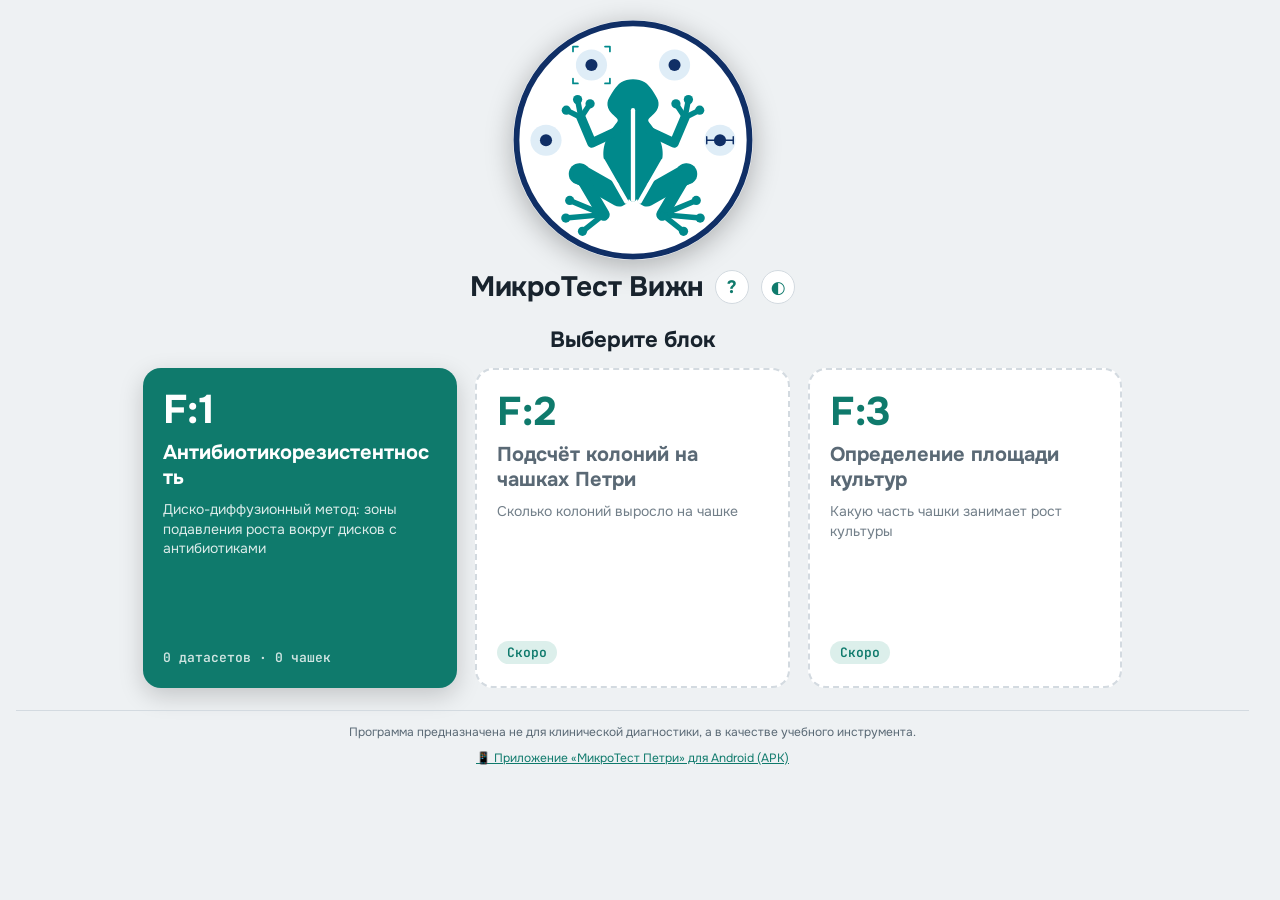
<file: index.html>
<!doctype html>
<html lang="ru">
<!-- кодировка и масштаб на телефоне: на claude.ai их добавляла платформа, на GitHub Pages и localhost – нужны свои -->
<meta charset="utf-8">
<meta name="viewport" content="width=device-width, initial-scale=1, viewport-fit=cover">
<title>МикроТест Вижн – диско-диффузионный метод</title>
<link rel="icon" type="image/png" href="favicon.png?v=2">
<link rel="apple-touch-icon" href="logo.png?v=2">
<meta name="claude:viewport-fit-sides" content="cover">
<link rel="preconnect" href="https://fonts.googleapis.com">
<link rel="preconnect" href="https://fonts.gstatic.com" crossorigin>
<link rel="stylesheet" href="https://fonts.googleapis.com/css2?family=Onest:wght@400;500;700&family=JetBrains+Mono:wght@400;600&display=swap">
<!-- SheetJS 0.20.3 лежит рядом с сайтом: Excel работает и без интернета -->
<script async src="vendor/xlsx.full.min.js"></script>
<!-- телефон → версия для телефона (phone/, только на GitHub); ?full – остаться на полной версии. Включено снова 18.10.2026;
     выключить – закомментировать строку ниже -->
<script>try { if (location.hostname === "grom1143.github.io" && !/[?&]full/.test(location.search) && matchMedia("(pointer: coarse)").matches && Math.min(screen.width, screen.height) < 768) location.replace("phone/" + location.hash); } catch {}</script>
<!-- тема ставится до показа страницы, чтобы она не мигала другой темой -->
<script>try { const t = localStorage.getItem("zona-theme"); if (t === "light" || t === "dark") document.documentElement.dataset.theme = t; } catch {}</script>
<link rel="stylesheet" href="style.css">

<div class="wrap">
<script>/* …/zona/ – выбор блока (F:1–F:3); …/zona/#m=ab – датасеты блока; …/zona/#ds=… – открытый датасет.
   Нужная страница видна сразу, без мигания */
if (!/[#&]ds=/.test(location.hash)) { document.body.classList.add("at-home"); if (!/[#&]m=/.test(location.hash)) document.body.classList.add("at-methods"); }</script>
  <header>
    <!-- логотип – векторная иконка из отдельных групп: по нажатию оживает на месте (logo.js, playIconAnim) -->
    <span class="brand-logo" role="button" tabindex="0" title="MicroTest Vision" aria-label="Логотип MicroTest Vision – нажмите, чтобы оживить"><svg xmlns="http://www.w3.org/2000/svg" viewBox="96 96 832 832" width="100%" height="100%" aria-hidden="true">
<circle id="ia-background" cx="512" cy="512" r="414.0" fill="#FFFFFF"/>
<g id="ia-petri_outline"><circle pathLength="1" class="ring" cx="512" cy="512" r="404" fill="none" stroke="#102F66" stroke-width="20"/></g>
<g id="ia-zones"><circle id="ia-zone_top_left" cx="368.0" cy="252.0" r="54" fill="#DFEDF7"/><circle id="ia-zone_top_right" cx="656.0" cy="252.0" r="54" fill="#DFEDF7"/><circle id="ia-zone_side_left" cx="210.4" cy="512.9" r="54" fill="#DFEDF7"/><circle id="ia-zone_side_right" cx="813.6" cy="512.9" r="54" fill="#DFEDF7"/></g>
<g id="ia-measurement" fill="none" stroke="#102F66" stroke-width="5" stroke-linecap="round"><path d="M767.6,512.9 L859.6,512.9"/><path d="M767.6,500.9 L767.6,524.9"/><path d="M859.6,500.9 L859.6,524.9"/></g>
<g id="ia-discs"><circle id="ia-disc_top_left" cx="368.0" cy="252.0" r="21" fill="#102F66"/><circle id="ia-disc_top_right" cx="656.0" cy="252.0" r="21" fill="#102F66"/><circle id="ia-disc_side_left" cx="210.4" cy="512.9" r="21" fill="#102F66"/><circle id="ia-disc_side_right" cx="813.6" cy="512.9" r="21" fill="#102F66"/></g>
<g id="ia-detection_markers" fill="none" stroke="#00898B" stroke-width="6" stroke-linecap="round" stroke-linejoin="round"><path d="M304.0,205.0 L304.0,188.0 L321.0,188.0"/><path d="M432.0,205.0 L432.0,188.0 L415.0,188.0"/><path d="M432.0,299.0 L432.0,316.0 L415.0,316.0"/><path d="M304.0,299.0 L304.0,316.0 L321.0,316.0"/></g>
<g id="ia-frog"><path id="ia-frog_body" d="M512.0,301.5 C519.4,301.5 527.3,302.3 534.1,304.0 C540.9,305.7 547.4,308.4 552.8,311.7 C558.2,315.0 562.2,319.1 566.4,323.6 C570.7,328.1 574.3,333.2 578.3,338.9 C582.3,344.6 586.8,351.6 590.2,357.6 C593.6,363.5 597.0,368.9 598.7,374.6 C600.4,380.3 601.1,385.9 600.4,391.6 C599.7,397.3 597.9,402.9 594.5,408.6 C591.1,414.3 585.0,419.9 580.0,425.6 C575.0,431.3 565.6,436.9 564.7,442.6 C563.9,448.3 571.1,453.9 574.9,459.6 C578.7,465.3 584.0,470.9 587.7,476.6 C591.3,482.3 594.2,487.9 597.0,493.6 C599.8,499.3 602.4,504.9 604.7,510.6 C606.9,516.3 609.0,521.9 610.6,527.6 C612.2,533.3 613.3,538.9 614.0,544.6 C614.7,550.3 615.0,555.9 614.9,561.6 C614.7,567.3 614.3,572.9 613.2,578.6 C612.0,584.3 610.3,589.9 608.1,595.6 C605.8,601.3 603.0,606.9 599.6,612.6 C596.2,618.3 591.8,623.9 587.7,629.6 C583.5,635.3 579.2,640.9 574.9,646.6 C570.7,652.3 566.3,657.9 562.2,663.6 C558.0,669.3 554.1,674.9 550.3,680.6 C546.4,686.3 542.9,691.9 539.2,697.6 C535.5,703.3 532.7,709.8 528.2,714.6 C523.6,719.4 517.4,726.5 512.0,726.5 C506.6,726.5 500.4,719.4 495.8,714.6 C491.3,709.8 488.5,703.3 484.8,697.6 C481.1,691.9 477.6,686.3 473.7,680.6 C469.9,674.9 466.0,669.3 461.8,663.6 C457.7,657.9 453.3,652.3 449.1,646.6 C444.8,640.9 440.5,635.3 436.3,629.6 C432.2,623.9 427.8,618.3 424.4,612.6 C421.0,606.9 418.2,601.3 415.9,595.6 C413.7,589.9 412.0,584.3 410.8,578.6 C409.7,572.9 409.3,567.3 409.1,561.6 C409.0,555.9 409.3,550.3 410.0,544.6 C410.7,538.9 411.8,533.3 413.4,527.6 C415.0,521.9 417.1,516.3 419.3,510.6 C421.6,504.9 424.2,499.3 427.0,493.6 C429.8,487.9 432.7,482.3 436.3,476.6 C440.0,470.9 445.3,465.3 449.1,459.6 C452.9,453.9 460.1,448.3 459.3,442.6 C458.4,436.9 449.0,431.3 444.0,425.6 C439.0,419.9 432.9,414.3 429.5,408.6 C426.1,402.9 424.3,397.3 423.6,391.6 C422.9,385.9 423.6,380.3 425.3,374.6 C427.0,368.9 430.4,363.5 433.8,357.6 C437.2,351.6 441.7,344.6 445.7,338.9 C449.7,333.2 453.3,328.1 457.6,323.6 C461.8,319.1 465.8,315.0 471.2,311.7 C476.6,308.4 483.1,305.7 489.9,304.0 C496.7,302.3 504.6,301.5 512.0,301.5 Z" fill="#00898B"/><g id="ia-frog_leg_front_left"><path class="arm" d="M452.5,483.4 L369.2,522.5 L331.8,434.1" fill="none" stroke="#00898B" stroke-width="32.3" stroke-linecap="round" stroke-linejoin="round"/><path class="finger" d="M331.8,434.1 L280.8,408.6" fill="none" stroke="#00898B" stroke-width="19.0" stroke-linecap="round" stroke-linejoin="round"/><circle class="finger_tip" cx="280.8" cy="408.6" r="16" fill="#00898B"/><path class="finger" d="M331.8,434.1 L319.9,372.0" fill="none" stroke="#00898B" stroke-width="19.0" stroke-linecap="round" stroke-linejoin="round"/><circle class="finger_tip" cx="319.9" cy="372.0" r="16" fill="#00898B"/><path class="finger" d="M331.8,434.1 L363.2,386.5" fill="none" stroke="#00898B" stroke-width="19.0" stroke-linecap="round" stroke-linejoin="round"/><circle class="finger_tip" cx="363.2" cy="386.5" r="16" fill="#00898B"/></g><g id="ia-frog_leg_hind_left"><path class="thigh" d="M464.4,707.8 L326.7,629.6" fill="none" stroke="#00898B" stroke-width="69.7" stroke-linecap="round" stroke-linejoin="round"/><circle class="knee" cx="326.7" cy="629.6" r="37.4" fill="#00898B"/><path class="shin" d="M326.7,629.6 L410.0,770.7" fill="none" stroke="#00898B" stroke-width="42.5" stroke-linecap="round" stroke-linejoin="round"/><path class="toe" d="M410.0,770.7 L292.7,721.4" fill="none" stroke="#00898B" stroke-width="19.0" stroke-linecap="round" stroke-linejoin="round"/><circle class="toe_tip" cx="292.7" cy="721.4" r="16" fill="#00898B"/><path class="toe" d="M410.0,770.7 L279.1,782.6" fill="none" stroke="#00898B" stroke-width="19.0" stroke-linecap="round" stroke-linejoin="round"/><circle class="toe_tip" cx="279.1" cy="782.6" r="16" fill="#00898B"/><path class="toe" d="M410.0,770.7 L336.9,828.5" fill="none" stroke="#00898B" stroke-width="19.0" stroke-linecap="round" stroke-linejoin="round"/><circle class="toe_tip" cx="336.9" cy="828.5" r="16" fill="#00898B"/></g><g id="ia-frog_leg_front_right"><path class="arm" d="M571.5,483.4 L654.8,522.5 L692.2,434.1" fill="none" stroke="#00898B" stroke-width="32.3" stroke-linecap="round" stroke-linejoin="round"/><path class="finger" d="M692.2,434.1 L743.2,408.6" fill="none" stroke="#00898B" stroke-width="19.0" stroke-linecap="round" stroke-linejoin="round"/><circle class="finger_tip" cx="743.2" cy="408.6" r="16" fill="#00898B"/><path class="finger" d="M692.2,434.1 L704.1,372.0" fill="none" stroke="#00898B" stroke-width="19.0" stroke-linecap="round" stroke-linejoin="round"/><circle class="finger_tip" cx="704.1" cy="372.0" r="16" fill="#00898B"/><path class="finger" d="M692.2,434.1 L660.8,386.5" fill="none" stroke="#00898B" stroke-width="19.0" stroke-linecap="round" stroke-linejoin="round"/><circle class="finger_tip" cx="660.8" cy="386.5" r="16" fill="#00898B"/></g><g id="ia-frog_leg_hind_right"><path class="thigh" d="M559.6,707.8 L697.3,629.6" fill="none" stroke="#00898B" stroke-width="69.7" stroke-linecap="round" stroke-linejoin="round"/><circle class="knee" cx="697.3" cy="629.6" r="37.4" fill="#00898B"/><path class="shin" d="M697.3,629.6 L614.0,770.7" fill="none" stroke="#00898B" stroke-width="42.5" stroke-linecap="round" stroke-linejoin="round"/><path class="toe" d="M614.0,770.7 L731.3,721.4" fill="none" stroke="#00898B" stroke-width="19.0" stroke-linecap="round" stroke-linejoin="round"/><circle class="toe_tip" cx="731.3" cy="721.4" r="16" fill="#00898B"/><path class="toe" d="M614.0,770.7 L744.9,782.6" fill="none" stroke="#00898B" stroke-width="19.0" stroke-linecap="round" stroke-linejoin="round"/><circle class="toe_tip" cx="744.9" cy="782.6" r="16" fill="#00898B"/><path class="toe" d="M614.0,770.7 L687.1,828.5" fill="none" stroke="#00898B" stroke-width="19.0" stroke-linecap="round" stroke-linejoin="round"/><circle class="toe_tip" cx="687.1" cy="828.5" r="16" fill="#00898B"/></g><g id="ia-frog_separations"><path class="separation" d="M407.4,583.7 L488.2,724.8" fill="none" stroke="#FFFFFF" stroke-width="15.0" stroke-linecap="round" stroke-linejoin="round"/><path class="separation" d="M616.6,583.7 L535.8,724.8" fill="none" stroke="#FFFFFF" stroke-width="15.0" stroke-linecap="round" stroke-linejoin="round"/><path class="separation" d="M512.0,408.6 L512.0,719.7" fill="none" stroke="#FFFFFF" stroke-width="15.0" stroke-linecap="round" stroke-linejoin="round"/></g></g>
</svg></span>
    <div class="title-row">
      <h1>МикроТест Вижн <small>диско-диффузионный метод</small></h1>
      <!-- открытый датасет; нажатие – назад к выбору датасетов -->
      <button class="ds-btn" id="dsBtn" type="button"><span aria-hidden="true">▤</span> <span id="dsBtnName">Мой датасет</span></button>
      <button class="help-btn" id="helpBtn" type="button" title="Как это работает" aria-label="Справка: как это работает" aria-haspopup="dialog">?</button>
      <button class="help-btn theme-btn" id="themeBtn" type="button"></button>
    </div>
    <p>Загрузите фото чашек Петри – программа найдёт диски и измерит зоны подавления. Неверную границу поправьте мышью.</p>
  </header>

  <!-- фото добавляются плиткой «+ Добавить фото» в ряду чашек, перетаскиванием на окно с фото или Ctrl+V;
       «Сохранено в …» показывает кнопка «Сохранить» в инструментах -->
  <!-- самая первая страница: блоки программы (F:1 – F:3) -->
  <section class="methods" id="methods" aria-labelledby="methodsTitle">
    <h2 id="methodsTitle">Выберите блок</h2>
    <div class="m-grid" id="methodList"></div>
  </section>

  <!-- страница блока «Антибиотикорезистентность»: выбор датасета (отдельный набор чашек, например для каждой лаборатории) -->
  <section class="home" id="home" aria-labelledby="homeTitle">
    <div class="home-head">
      <button class="linkbtn crumb" type="button" id="toMethods" title="К выбору блока: F:1 – F:3">‹ Все блоки <span>/ F:1 · Антибиотикорезистентность</span></button>
      <div class="hh-row"><h2 id="homeTitle">Датасеты</h2>
        <button class="btn" type="button" id="homeEdit" aria-pressed="false" title="Поменять датасеты местами: номер или перетаскивание">⇅ Порядок</button></div>
      <p>Датасет – отдельный набор чашек со своей разметкой, например для каждой лаборатории. Выберите, с каким работать, или создайте новый. Хранятся в этом браузере.</p>
      <!-- поиск, категории и фильтр по работе -->
      <div class="home-tools">
        <input type="search" id="homeSearch" placeholder="Поиск: название, описание, чашка" aria-label="Поиск датасетов" autocomplete="off">
        <!-- выбор категорий: открыть и отметить одну или несколько (тот же фильтр, что на панели справа) -->
        <details class="cat-pick hf-cats" id="homeCatPick"><summary id="homeCatSum">Категории ▾</summary><div class="cat-menu" id="homeCatMenu"></div></details>
        <details class="cat-pick hf-cats" id="homeStPick"><summary id="homeStSum">Состояние ▾</summary><div class="cat-menu" id="homeStMenu"></div></details>
      </div>
    </div>
    <div class="home-body">
      <div class="home-grid" id="homeList"></div>
      <!-- неподвижная панель справа: новый датасет, видимость разметки на фото, что значат цвета -->
      <aside class="home-side" aria-label="Панель датасетов">
        <form class="home-new" id="homeNew">
          <h3>Новый датасет</h3>
          <div class="hn-row">
            <input id="homeName" maxlength="60" placeholder="Название" aria-label="Название нового датасета">
            <button class="btn primary" type="submit" title="Создать датасет" aria-label="Создать датасет">+</button>
          </div>
          <details class="hn-desc"><summary>+ описание</summary>
            <textarea id="homeDesc" maxlength="1000" rows="2" placeholder="Где, кто, какие культуры" aria-label="Описание нового датасета"></textarea>
          </details>
        </form>
        <div class="home-cats">
          <div class="side-head"><h3>Категории</h3><button class="linkbtn" type="button" id="catReset" hidden>Показать все</button></div>
          <ul class="cat-list" id="catList"></ul>
          <form class="cat-new" id="catNew">
            <button class="cat-color" type="button" id="catColor" aria-label="Цвет новой категории" title="Цвет новой категории"></button>
            <input id="catName" maxlength="40" placeholder="Новая категория" aria-label="Название новой категории">
            <button class="btn primary" type="submit" title="Добавить категорию" aria-label="Добавить категорию">+</button>
          </form>
        </div>
        <div class="home-vis">
          <h3>Разметка на фото</h3>
          <label class="hv-row" for="homeVis">Видимость <input type="range" id="homeVis" min="0" max="100" step="5" value="100" title="Вправо – ярче, влево – бледнее; 0 % – видно только фото"><output id="homeVisOut" for="homeVis">100 %</output></label>
          <details class="hv-legend"><summary>Что значат цвета</summary>
            <ul class="home-legend">
              <li><i class="lg-z" style="--c:#ff9a62"></i>надо проверить</li>
              <li><i class="lg-z dash" style="--c:#3ff0cf"></i>найдено программой</li>
              <li><i class="lg-z" style="--c:#ffc845"></i>поправлено вручную</li>
              <li><i class="lg-z" style="--c:#b8c4cc"></i>диск без зоны</li>
            </ul>
            <ul class="home-legend bars">
              <li><i class="lg-b" style="--c:#3ccf7e"></i>фото готово</li>
              <li><i class="lg-b" style="--c:#ff9a62"></i>есть что проверить</li>
              <li><i class="lg-b" style="--c:#c9d3da"></i>без разметки</li>
            </ul>
          </details>
        </div>
      </aside>
    </div>
  </section>

  <!-- своя палитра цвета: всплывает у кружка категории; щелчок мимо – закрыть и оставить выбранный цвет -->
  <div class="cpick" id="cpick" hidden role="dialog" aria-label="Свой цвет категории">
    <div class="cp-sv" id="cpSV" tabindex="0" role="slider" aria-label="Насыщенность и яркость: стрелки"><i class="cp-dot" id="cpDot"></i></div>
    <div class="cp-hue" id="cpHue" tabindex="0" role="slider" aria-label="Оттенок: стрелки"><i class="cp-knob" id="cpKnob"></i></div>
    <div class="cp-row"><span class="cp-prev" id="cpPrev"></span><input id="cpHex" maxlength="7" spellcheck="false" autocomplete="off" aria-label="Код цвета"></div>
    <p class="cp-warn" id="cpWarn" hidden></p>
  </div>

  <input type="file" id="file" accept="image/*,.heic,.heif" multiple>
  <span class="savestate" id="saveState" aria-live="polite" hidden></span>

  <div class="main">
    <div class="left">
      <div class="stage" id="stage">
        <div class="view" id="view"><canvas id="cv" width="900" height="900"></canvas></div>
        <canvas class="ov" id="ov" aria-hidden="true"></canvas>
        <!-- переключение между фото: стрелки по краям окна и клавиши ← → -->
        <button class="navbtn prev" id="prevDish" type="button" aria-label="Предыдущее фото (←)" title="Предыдущее фото (←)" hidden>‹</button>
        <button class="navbtn next" id="nextDish" type="button" aria-label="Следующее фото (→)" title="Следующее фото (→)" hidden>›</button>
        <span class="navcount" id="navCount" hidden></span>
        <!-- фото под углом: крупное красное предупреждение прямо над фото -->
        <div class="tiltbar" id="tiltBar" role="alert" hidden><span id="tiltBarText"></span><button type="button" id="tiltBarX" aria-label="Скрыть предупреждение для этой чашки" title="Скрыть для этой чашки">×</button></div>
        <!-- лупа ×3, пока тянешь край: всегда в правом верхнем углу окна (уходит влево, только если точка под ней) -->
        <canvas class="loupe" id="loupe" width="360" height="360" hidden aria-hidden="true"></canvas>
        <p class="hint" id="hint"></p>
      </div>
      <!-- фото чашек – под окном разметки -->
      <div class="dishes" id="dishes" aria-label="Чашки"></div>
      <!-- файл проекта и удаление – сразу под чашками: видны без прокрутки -->
      <div class="toolbar projbar" id="projBar">
        <button class="btn" id="projSaveBtn" type="button" title="Файл со всеми фото и разметкой, чтобы перенести на другой компьютер">Скачать проект</button>
        <input type="file" id="projFile" accept=".json,application/json">
        <label class="btn" for="projFile" id="projOpenBtn" tabindex="0">Открыть проект</label>
        <button class="btn" id="delPickBtn" type="button" title="Отметить галочками, какие чашки удалить" disabled>Выбрать и удалить…</button>
      </div>
    </div>
    <aside>
      <!-- инструменты быстрого доступа: справа от фото, на компьютере не уезжают при прокрутке -->
      <section class="tools" aria-label="Инструменты">
        <div class="tools-head">
          <h3>Инструменты</h3>
          <div class="row">
            <span class="help">
              <button class="btn icon" id="ctrlHelpBtn" type="button" aria-label="Управление и клавиши" aria-describedby="helpTip">
                <svg viewBox="0 0 24 24" aria-hidden="true"><rect x="2" y="6" width="20" height="12" rx="2"/><path d="M6 10h.01M10 10h.01M14 10h.01M18 10h.01M7 14h10"/></svg>
              </button>
              <span class="help-tip" id="helpTip" role="tooltip">
                <h4>Управление</h4>
                <ul>
                  <li>Нажмите на зону, чтобы выбрать её; приближенное фото двигается за пустое место.</li>
                  <li><kbd>H</kbd> или «Рука» – двигать фото, не задевая зоны; на время – зажать колёсико мыши или <kbd>Пробел</kbd>.</li>
                  <li><kbd>A</kbd> – добавить зону, <kbd>Del</kbd> или правая кнопка мыши – удалить.</li>
                  <li><kbd>C</kbd> – гибкий контур / снова круг, <kbd>R</kbd> – скруглить.</li>
                  <li><kbd>L</kbd> – масштаб по линейке, <kbd>P</kbd> – снимок для отчёта.</li>
                  <li><kbd>+</kbd> <kbd>−</kbd> – лупа, <kbd>0</kbd> – всё фото целиком; колёсико мыши над фото – лупа к точке.</li>
                  <li><kbd>Ctrl</kbd>+<kbd>Z</kbd> – отменить, <kbd>Ctrl</kbd>+<kbd>Y</kbd> – вернуть, <kbd>Ctrl</kbd>+<kbd>S</kbd> – сохранить.</li>
                  <li><kbd>←</kbd> <kbd>→</kbd> – другое фото, <kbd>F</kbd> – во весь экран, <kbd>T</kbd> – свернуть инструменты, <kbd>Esc</kbd> – отменить режим.</li>
                  <li>Буквы работают и в русской раскладке.</li>
                  <li><b>Граница зоны – середина цветной линии.</b> Ставьте её на край, где рост исчезает полностью.</li>
                </ul>
              </span>
            </span>
            <button class="btn icon" id="undoBtn" type="button" title="Отменить действие (Ctrl+Z)" aria-label="Отменить действие">↶</button>
            <button class="btn icon" id="redoBtn" type="button" title="Вернуть действие (Ctrl+Y)" aria-label="Вернуть действие">↷</button>
            <button class="btn icon" id="focusBtn" type="button" aria-keyshortcuts="F" title="Во весь экран (F, выход – Esc)" aria-label="Во весь экран" aria-pressed="false">
              <svg viewBox="0 0 24 24" aria-hidden="true"><path d="M4 9V4h5M20 9V4h-5M4 15v5h5M20 15v5h-5"/></svg>
            </button>
            <!-- «Рука» в верхней строке – только в свёрнутых инструментах (по наброску «Инструменты.png»); в развёрнутых она рядом с «Масштабом» -->
            <button class="btn icon" id="handHeadBtn" type="button" aria-keyshortcuts="H" aria-pressed="false" title="Рука: двигать фото, не задевая зоны (H). Временно – зажать колёсико мыши или пробел" aria-label="Рука"><svg viewBox="0 0 24 24" aria-hidden="true"><path d="M8 12.5V6a1.5 1.5 0 0 1 3 0v5.5M11 11V4.5a1.5 1.5 0 0 1 3 0V11M14 11V5.5a1.5 1.5 0 0 1 3 0V12M17 9.5a1.5 1.5 0 0 1 3 0V14a7 7 0 0 1-7 7h-1a6 6 0 0 1-4.7-2.3L4.2 15.4a1.6 1.6 0 0 1 2.5-2L8 14.6"/></svg></button>
            <button class="btn icon fold" id="toolsToggle" type="button" aria-keyshortcuts="T" title="Свернуть инструменты в иконки (T)" aria-expanded="true" aria-label="Свернуть инструменты">
              <svg viewBox="0 0 24 24" aria-hidden="true"><path d="M6 15l6-6 6 6"/></svg>
            </button>
          </div>
        </div>
        <!-- у каждой кнопки иконка и подпись; в свёрнутом виде остаются только иконки -->
        <div class="tools-grid">
          <button class="btn save wide" id="saveBtn2" type="button" data-hk="Ctrl+S" aria-keyshortcuts="Control+S" title="Сохранить все чашки в этом браузере (Ctrl+S)">
            <svg viewBox="0 0 24 24" aria-hidden="true"><path d="M5 3h11l3 3v15H5z"/><path d="M8 3v5h7V3M8 21v-7h8v7"/></svg><span class="lbl">Сохранить</span><kbd class="key">Ctrl+S</kbd></button>
          <button class="btn wide" id="snapEditBtn" type="button" data-hk="P" aria-keyshortcuts="P" title="Снимок окна разметки для презентаций и отчётов: обрезка, яркость, контраст; сохранить PNG или скопировать (P)" disabled>
            <svg viewBox="0 0 24 24" aria-hidden="true"><path d="M4 8h3l2-3h6l2 3h3v11H4z"/><circle cx="12" cy="13" r="3.5"/></svg><span class="lbl">Снимок для отчёта</span><span class="lbl-short">Снимок</span><kbd class="key">P</kbd></button>
          <button class="btn" id="addBtn" type="button" data-hk="A" aria-keyshortcuts="A" title="Добавить зону (A)">
            <svg viewBox="0 0 24 24" aria-hidden="true"><circle cx="12" cy="12" r="8"/><path d="M12 8v8M8 12h8"/></svg><span class="lbl">Добавить зону</span><kbd class="key">A</kbd></button>
          <button class="btn" id="delBtn" type="button" disabled data-hk="Del" aria-keyshortcuts="Delete" title="Удалить зону (Delete, правая кнопка мыши)">
            <svg viewBox="0 0 24 24" aria-hidden="true"><path d="M4 7h16M10 7V4h4v3M6 7l1 13h10l1-13"/></svg><span class="lbl">Удалить зону</span><kbd class="key">Del</kbd></button>
          <button class="btn" id="axisBtn" type="button" disabled data-hk="C" aria-keyshortcuts="C" title="Гибкий контур: для зоны неправильной формы. Нажмите ещё раз – снова круг (C)">
            <svg viewBox="0 0 24 24" aria-hidden="true"><path d="M12 4c5 0 8.5 3 7.5 8s-4 8-8.5 7.5S4 16 4 12s3-8 8-8z"/><circle cx="12" cy="4" r="1.6"/><circle cx="19.5" cy="12" r="1.6"/><circle cx="4" cy="12" r="1.6"/></svg><span class="lbl">Гибкий контур</span><kbd class="key">C</kbd></button>
          <button class="btn" id="roundBtn" type="button" disabled data-hk="R" aria-keyshortcuts="R" title="Скруглить: гибкий контур – ровным кругом того же диаметра, точки остаются (R)">
            <svg viewBox="0 0 24 24" aria-hidden="true"><circle cx="12" cy="12" r="8"/></svg><span class="lbl">Скруглить</span><kbd class="key">R</kbd></button>
          <button class="btn" id="calibBtn" type="button" data-hk="L" aria-keyshortcuts="L" title="Масштаб по линейке (L)">
            <svg viewBox="0 0 24 24" aria-hidden="true"><rect x="3" y="8" width="18" height="8" rx="1"/><path d="M7 8v3M11 8v4M15 8v3M19 8v2"/></svg><span class="lbl">Масштаб</span><kbd class="key">L</kbd></button>
          <!-- «Рука»: двигать фото, не задевая зоны. Ещё – зажатое колёсико мыши или зажатый пробел над фото -->
          <button class="btn" id="handBtn" type="button" data-hk="H" aria-keyshortcuts="H" aria-pressed="false" title="Рука: двигать фото, не задевая зоны (H). Временно – зажать колёсико мыши или пробел">
            <svg viewBox="0 0 24 24" aria-hidden="true"><path d="M8 12.5V6a1.5 1.5 0 0 1 3 0v5.5M11 11V4.5a1.5 1.5 0 0 1 3 0V11M14 11V5.5a1.5 1.5 0 0 1 3 0V12M17 9.5a1.5 1.5 0 0 1 3 0V14a7 7 0 0 1-7 7h-1a6 6 0 0 1-4.7-2.3L4.2 15.4a1.6 1.6 0 0 1 2.5-2L8 14.6"/></svg><span class="lbl">Рука</span><kbd class="key">H</kbd></button>
          <label class="field wide" for="calibMm" id="calibField" hidden>Длина отрезка, мм <input type="number" id="calibMm" value="6" min="0.5" max="200" step="0.1"></label>
          <div class="zoombar wide" title="Колёсико мыши над фото тоже приближает">
            <span class="lbl">Лупа</span>
            <button class="btn icon" id="zoomMinus" type="button" aria-label="Отдалить" aria-keyshortcuts="-" title="Отдалить (−)" disabled>−</button>
            <output id="zoomOut" aria-live="polite">100 %</output>
            <button class="btn icon" id="zoomPlus" type="button" aria-label="Приблизить" aria-keyshortcuts="+" title="Приблизить (+)">+</button>
            <button class="btn" id="zoomFit" type="button" aria-keyshortcuts="0" title="Показать всё фото целиком – убрать приближение (0)" disabled>
              <svg viewBox="0 0 24 24" aria-hidden="true"><rect x="3" y="5" width="18" height="14" rx="2"/><circle cx="9" cy="10" r="1.6"/><path d="M4 18l5-5 4 4 3-3 4 4"/></svg><span class="lbl">Всё фото</span><kbd class="key">0</kbd></button>
          </div>
        </div>
        <!-- видимость разметки и цвета фото: прячутся треугольником слева -->
        <button class="lookfold" id="lookFold" type="button" aria-expanded="true" aria-controls="lookBox" title="Скрыть / показать видимость разметки и цвета фото">
          <svg viewBox="0 0 24 24" aria-hidden="true"><path d="M8 5l10 7-10 7z"/></svg><span>Видимость и цвета</span></button>
        <div class="lookbox" id="lookBox">
          <label class="field" for="alpha">Видимость разметки, % <input type="range" id="alpha" title="Вправо – ярче, влево – бледнее; 0 % – разметка скрыта, видно только фото" min="0" max="100" step="1" value="100"><input type="text" inputmode="decimal" class="num" id="alphaOut" value="100" aria-label="Значение числом" autocomplete="off"></label>
          <label class="field" for="lkBright" title="Только для просмотра: на поиск зон и измерения не влияет. Двойной клик – вернуть 0">Яркость <input type="range" id="lkBright" min="-100" max="100" step="1" value="0"><input type="text" inputmode="decimal" class="num" id="lkBrightOut" value="0" aria-label="Значение числом" autocomplete="off"></label>
          <label class="field" for="lkContrast" title="Только для просмотра: на поиск зон и измерения не влияет. Двойной клик – вернуть 0">Контраст <input type="range" id="lkContrast" min="-100" max="100" step="1" value="0"><input type="text" inputmode="decimal" class="num" id="lkContrastOut" value="0" aria-label="Значение числом" autocomplete="off"></label>
          <label class="field" for="lkSat" title="Только для просмотра: на поиск зон и измерения не влияет. Двойной клик – вернуть 0">Насыщенность <input type="range" id="lkSat" min="-100" max="100" step="1" value="0"><input type="text" inputmode="decimal" class="num" id="lkSatOut" value="0" aria-label="Значение числом" autocomplete="off"></label>
          <div class="field"><span class="lookhint">Только для просмотра, на измерения не влияют</span><button class="btn" id="lkReset" type="button" disabled>Сбросить</button></div>
        </div>
      </section>
      <details class="meta" id="metaBox" open>
        <summary>Чашка <span id="metaTitle"></span></summary>
        <div class="meta-grid">
          <label class="f full" for="mName">Название / № чашки <input id="mName" type="text" autocomplete="off"></label>
          <label class="f" for="mDate">Дата учёта <input id="mDate" type="date"></label>
          <label class="f" for="mGroup">Группа
            <select id="mGroup"><option value="опыт">Опыт</option><option value="контроль">Контроль</option></select>
          </label>
          <label class="f" for="mMedium">Питательная среда <input id="mMedium" type="text" list="mediaList" placeholder="Мюллер-Хинтон" autocomplete="off"></label>
          <label class="f" for="mDishMm">Диаметр чашки, мм <input id="mDishMm" type="number" list="dishList" min="30" max="200" step="1" placeholder="90" autocomplete="off"></label>
          <label class="f" for="mCulture">Культура <input id="mCulture" type="text" placeholder="S. aureus ATCC 25923" autocomplete="off"></label>
          <label class="f" for="diskMm" title="Обычно 6 мм – по нему считается масштаб">Диаметр диска, мм <input type="number" id="diskMm" value="6" min="1" max="20" step="0.1"></label>
          <label class="f full" for="mOrg">Микроорганизм – для категорий S / I / R
            <select id="mOrg">
              <option value="">– не выбран (только свои пороги) –</option>
              <option value="entero">Enterobacterales (E. coli, Klebsiella, Proteus…)</option>
              <option value="saureus">Staphylococcus aureus</option>
              <option value="cons">Коагулазонегативные стафилококки</option>
              <option value="paer">Pseudomonas aeruginosa</option>
              <option value="entc">Enterococcus spp.</option>
            </select>
          </label>
          <label class="f full" for="mPerson">Ответственный (кто проводил учёт) <input id="mPerson" type="text" autocomplete="name"></label>
        </div>
      </details>
      <div class="scale" id="scale"></div>
      <div class="zoom" id="zoomBox" hidden>
        <canvas id="zoomCv" width="264" height="264" aria-label="Выбранный диск крупно"></canvas>
        <div>
          <p id="zoomTitle"></p>
          <label class="f" for="zoomDrug">Препарат (надпись на диске) <input id="zoomDrug" type="text" list="drugList" placeholder="например, CIP" autocomplete="off"></label>
        </div>
      </div>
      <div class="msg" id="msg" aria-live="polite">
        <div class="msg-head"><b id="msgTitle"></b><button class="msg-fold" id="msgFold" type="button" aria-expanded="true" aria-controls="msgList" title="Свернуть подсказки">−</button></div>
        <ul id="msgList"><li>Загружаю…</li></ul>
      </div>
      <div class="ask" id="check" hidden>
        <p id="checkText"></p>
        <div class="row"><button class="btn primary" id="checkYes" type="button">Да, зоны нет</button><button class="btn" id="checkMark" type="button">Разметить зону вручную</button></div>
      </div>
    </aside>
  </div>

  <!-- файл проекта: между чашками и таблицей -->

  <section class="results">
    <div class="results-head">
      <h2>Измерения</h2>
      <div class="row">
        <button class="btn primary" id="xlsxBtn" type="button">Скачать Excel</button>
        <button class="btn" id="copyBtn" type="button">Копировать таблицу</button>
        <button class="btn" id="resetBtn" type="button">Найти заново</button>
      </div>
    </div>
    <div class="tablewrap" id="tableBox"></div>
    <!-- главное правило категорий: по размеру зоны, для всех зон -->
    <div class="general" id="generalBar">
      <label class="gchk"><input type="checkbox" id="gOn" checked> Категория по размеру зоны:</label>
      <label>S, если зона ≥ <input type="number" id="gS" value="22" min="1" max="60" step="1" aria-label="S, если зона не меньше, мм"> мм</label>
      <label>R, если зона &lt; <input type="number" id="gR" value="19" min="1" max="60" step="1" aria-label="R, если зона меньше, мм"> мм</label>
      <span class="gnote">между – I. Зона округляется до целого мм.</span>
    </div>
    <!-- пороги S / I / R: свои для каждого препарата (и культуры), берутся из актуальной таблицы EUCAST -->
    <details class="breaks" id="breaksBox">
      <summary>Свои пороги S / I / R <span id="breaksCount"></span></summary>
      <p class="note">Обычно пороги подставляются сами: выберите микроорганизм в паспорте чашки (таблицы «Российских рекомендаций», МАКМАХ 2024-02, по EUCAST; зона округляется до 1 мм). Здесь – свои пороги для препаратов, которых нет в таблице, или если нужно другое значение; свои пороги важнее табличных. Зона ≥ «S, если» – <b>S</b>, чувствительный (стандартная доза); между порогами – <b>I</b>, чувствительный при повышенной экспозиции; зона &lt; «R, если» – <b>R</b>, резистентный. Если пороги равны, категории I нет. Название препарата – как в колонке «Препарат».</p>
      <div class="tablewrap" id="breaksTable"></div>
      <div class="row">
        <button class="btn" id="breakAdd" type="button">Добавить препарат</button>
        <button class="btn" id="breakFromDishes" type="button">Добавить препараты из чашек</button>
      </div>
    </details>
  </section>

  <datalist id="dishList"><option value="35"></option><option value="60"></option><option value="90"></option><option value="100"></option><option value="120"></option><option value="150"></option></datalist>
  <datalist id="mediaList">
    <option value="Мюллер-Хинтон"></option><option value="Мюллер-Хинтон с кровью"></option>
    <option value="МПА"></option><option value="Кровяной агар"></option><option value="Сабуро"></option>
  </datalist>
  <datalist id="drugList">
    <option value="AMP">ампициллин</option><option value="AMC">амоксициллин/клавуланат</option>
    <option value="AZM">азитромицин</option><option value="CAZ">цефтазидим</option>
    <option value="CIP">ципрофлоксацин</option><option value="CN">гентамицин</option>
    <option value="CRO">цефтриаксон</option><option value="CTX">цефотаксим</option>
    <option value="C">хлорамфеникол</option><option value="E">эритромицин</option>
    <option value="FOX">цефокситин</option><option value="IPM">имипенем</option>
    <option value="LEV">левофлоксацин</option><option value="LZD">линезолид</option>
    <option value="MEM">меропенем</option><option value="OX">оксациллин</option>
    <option value="P">пенициллин</option><option value="SXT">ко-тримоксазол</option>
    <option value="TE">тетрациклин</option><option value="VA">ванкомицин</option>
    <option value="AK">амикацин</option><option value="TOB">тобрамицин</option>
    <option value="TZP">пиперациллин-тазобактам</option><option value="FEP">цефепим</option>
    <option value="ETP">эртапенем</option><option value="ATM">азтреонам</option>
    <option value="MXF">моксифлоксацин</option><option value="OFX">офлоксацин</option>
    <option value="DA">клиндамицин</option><option value="TEC">тейкопланин</option>
    <option value="RD">рифампицин</option><option value="FD">фузидовая кислота</option>
    <option value="TGC">тигециклин</option>
    <option value="АМП">ампициллин</option><option value="ПЕН">бензилпенициллин</option>
    <option value="ОКС">оксациллин</option><option value="ЦИП">ципрофлоксацин</option>
    <option value="ГЕН">гентамицин</option><option value="ВАН">ванкомицин</option>
    <option value="ЭРИ">эритромицин</option><option value="ТЕТ">тетрациклин</option>
  </datalist>

  <!-- обрезка фото сразу после выбора файла -->
  <dialog class="how crop" id="cropBox" aria-labelledby="cropTitle">
    <div class="how-head">
      <h2 id="cropTitle">Обрезка фото</h2>
      <span class="crop-info" id="cropInfo"></span>
    </div>
    <div class="crop-stage"><canvas id="cropCv" aria-label="Фото с рамкой обрезки"></canvas></div>
    <p class="crop-hint">Тяните углы или стороны рамки, чтобы оставить только чашку. Внутри рамки – сдвиг. Лишнее затемнено.</p>
    <div class="row">
      <button class="btn primary" id="cropOk" type="button">Обрезать</button>
      <button class="btn" id="cropFull" type="button">Без обрезки</button>
      <button class="btn" id="cropAll" type="button">Без обрезки для всех</button>
      <button class="btn" id="cropSkip" type="button">Не добавлять это фото</button>
    </div>
  </dialog>

  <!-- редактор снимка: обрезка, яркость, контраст, насыщенность -->
  <dialog class="how crop" id="editBox" aria-labelledby="editTitle">
    <div class="how-head">
      <h2 id="editTitle">Редактор снимка</h2>
      <span class="crop-info" id="editInfo"></span>
    </div>
    <div class="crop-stage"><canvas id="editCv" aria-label="Снимок с рамкой обрезки"></canvas></div>
    <div class="edit-ctl">
      <label for="edBright">Яркость <input type="range" id="edBright" min="-100" max="100" step="1" value="0"><input type="text" inputmode="decimal" class="num" id="edBrightOut" value="0" aria-label="Значение числом" autocomplete="off"></label>
      <label for="edContrast">Контраст <input type="range" id="edContrast" min="-100" max="100" step="1" value="0"><input type="text" inputmode="decimal" class="num" id="edContrastOut" value="0" aria-label="Значение числом" autocomplete="off"></label>
      <label for="edSat">Насыщенность <input type="range" id="edSat" min="-100" max="100" step="1" value="0"><input type="text" inputmode="decimal" class="num" id="edSatOut" value="0" aria-label="Значение числом" autocomplete="off"></label>
    </div>
    <p class="crop-hint">Обрезка: потяните по снимку новую рамку, углы и стороны – изменить, внутри – сдвинуть. Двойной клик по ползунку – вернуть 0.</p>
    <div class="row">
      <button class="btn primary" id="editSave" type="button">Сохранить PNG</button>
      <button class="btn" id="editCopy" type="button" title="В буфер обмена – вставить Ctrl+V в презентацию, документ или чат">Скопировать</button>
      <button class="btn" id="editReset" type="button">Сбросить всё</button>
      <button class="btn" id="editCancel" type="button">Отмена</button>
    </div>
  </dialog>

  <!-- выбор чашек для удаления галочками -->
  <dialog class="how" id="pickBox" aria-labelledby="pickTitle">
    <div class="how-head">
      <h2 id="pickTitle">Какие чашки удалить?</h2>
      <button class="btn icon" id="pickClose" type="button" aria-label="Закрыть">×</button>
    </div>
    <div class="row">
      <button class="btn" id="pickAll" type="button">Отметить все</button>
      <button class="btn" id="pickNone" type="button">Снять все</button>
    </div>
    <div class="pick-grid" id="pickGrid"></div>
    <p class="crop-hint">Вернуть удалённые можно стрелкой ↶ (Ctrl+Z) до перезагрузки страницы.</p>
    <div class="row">
      <button class="btn danger" id="pickDel" type="button" disabled>Удалить выбранные</button>
      <button class="btn" id="pickCancel" type="button">Отмена</button>
    </div>
  </dialog>

  <dialog class="how" id="helpBox" aria-labelledby="helpTitle">
    <div class="how-head">
      <h2 id="helpTitle">Как это работает</h2>
      <button class="btn icon" id="helpClose" type="button" aria-label="Закрыть справку">×</button>
    </div>
    <ol>
      <li><b>Масштаб по дискам.</b> Бумажный диск с антибиотиком стандартный, 6 мм. Программа ищет белые пятна без цветового оттенка, круглые и одного размера. Надписи на дисках закрашиваются «закрытием»: белая область сначала расширяется, потом сужается обратно. Диаметр дисков в пикселях даёт масштаб; дисков несколько, поэтому берётся медиана. Размер самой чашки не нужен: подойдёт чашка любого диаметра.</li>
      <li><b>Лучи от центра диска.</b> От каждого диска проводится 96 лучей. Вдоль луча записывается самый тёмный из каналов R, G, B: у жёлтого газона мало синего, у прозрачной зоны больше. Тень под диском пропускается. Край зоны – место, где значение переходит середину между уровнем зоны у диска и уровнем газона по всей чашке.</li>
      <li><b>Отсев выбросов.</b> Луч может уйти в соседнюю зону или упереться в блик. Радиус берётся по самой плотной группе лучей с почти одинаковым краем (±7 %). Если зона почти не отличается от газона, она помечается «нет зоны?», и человек подтверждает это или размечает зону сам. Если внутри зоны пятнистый рост, как от отдельных колоний, зона тоже помечается «проверить?»: по правилам её меряют по внутреннему краю, а если колонии доходят до диска – зоны нет.</li>
      <li><b>Как мерить.</b> Граница зоны – <b>середина</b> цветной линии разметки (не внутренний и не внешний её край); концы линейки – центры кружков. Ставьте линию на край <b>полного</b> подавления роста, видимый глазом: где газон исчезает совсем. Мелкие колонии внутри зоны – мерить по внутреннему краю, до колоний; двойная зона – тоже по внутреннему краю. Едва заметный рост у края, видимый только с лупой, не учитывают; особые правила для отдельных препаратов (например, ко-тримоксазола) – в рекомендациях. Для точности приблизьте фото (колёсико мыши над фото): толщина линии не зависит от приближения, поэтому чем крупнее фото, тем точнее.</li>
      <li><b>Проверка человеком.</b> Обычная зона – круг: выберите её и тяните концы линейки к краям зоны; при этом в углу появляется лупа ×3. Деления на линейке – миллиметры. Для зоны неправильной формы нажмите «Гибкий контур»: появится линия через 12 точек, уже поставленных на найденный край. Тяните любую точку или сам край – контур прогибается, соседние точки немного идут следом; тяните внутри – зона сдвигается. Диаметр такой зоны – диаметр круга той же площади; в таблице мелко показан самый узкий и самый широкий размер. «Сделать кругом» возвращает линейку. Любое действие можно отменить стрелкой ↶ – в том числе правку текста и удаление чашки. Правки (последние 50 на чашку) можно отменять и после перезагрузки страницы; удалённую чашку – только до перезагрузки.</li>
      <li><b>Калибровка вручную.</b> Если диски не найдены или на фото лежит линейка, нажмите «Масштаб по линейке», поставьте концы жёлтой линейки на отрезок известной длины (диск или деления настоящей линейки), введите его длину в миллиметрах и нажмите «Готово».</li>
    </ol>
    <p class="note">Почему диск может показать 5,9 мм вместо 6,0: масштаб – это медиана по всем дискам, а каждый диск ещё раз измеряется отдельно. Если на фото он вышел на 1–2 пикселя меньше остальных (наклон, тень, размытый край), получается 5,9. Это погрешность около 0,1 мм; зоны принято записывать с точностью до 1 мм.</p>
    <p class="note">Если диски на фото заметно вытянуты, программа предупреждает: скорее всего, фото снято под углом, и размеры в разных направлениях отличаются. Лучше переснять строго сверху.</p>
    <p class="note">Сохранение: работа сама сохраняется в этом браузере на этом компьютере через пару секунд после каждого изменения (кнопка «Сохранить» и Ctrl+S – сразу). Чтобы перенести работу или сделать резервную копию, нажмите «Скачать проект», а на другом компьютере – «Открыть проект». Фото никуда не отправляются. Ограничения: фото сверху, без сильных бликов. Это исследовательский и учебный инструмент, не для клинической диагностики. Категория S / I / R (Ч / У / Р) ставится по таблицам «Российских рекомендаций. Определение чувствительности микроорганизмов к антимикробным препаратам», версия 2024-02 (МАКМАХ, по EUCAST), для микроорганизма из паспорта чашки; зона сравнивается с порогом с точностью до 1 мм; попадание в ЗТН (зону технической неопределённости) отмечается. Таблицы пересматриваются ежегодно – сверяйте с актуальной версией. Нейросеть не используется, только обработка изображения.</p>
  </dialog>
  <!-- предупреждение – внизу страницы, чтобы не мешало работе -->
  <footer class="disclaimer-foot">Программа предназначена не для клинической диагностики, а в качестве учебного инструмента.<br><a href="https://grom1143.github.io/zona/app/MikroTest-Petri.apk" download>📱 Приложение «МикроТест Петри» для Android (APK)</a></footer>
</div>

<!-- анализ изображения (без интерфейса) и интерфейс – в отдельных файлах -->
<script src="analysis.js" charset="utf-8"></script>

<!-- код разложен по файлам; порядок важен: основа → страницы выбора → блок F:1 → логотип -->
<script src="core.js" charset="utf-8"></script>
<script src="home.js" charset="utf-8"></script>
<script src="f1.js" charset="utf-8"></script>
<script src="logo.js" charset="utf-8"></script>
</file>
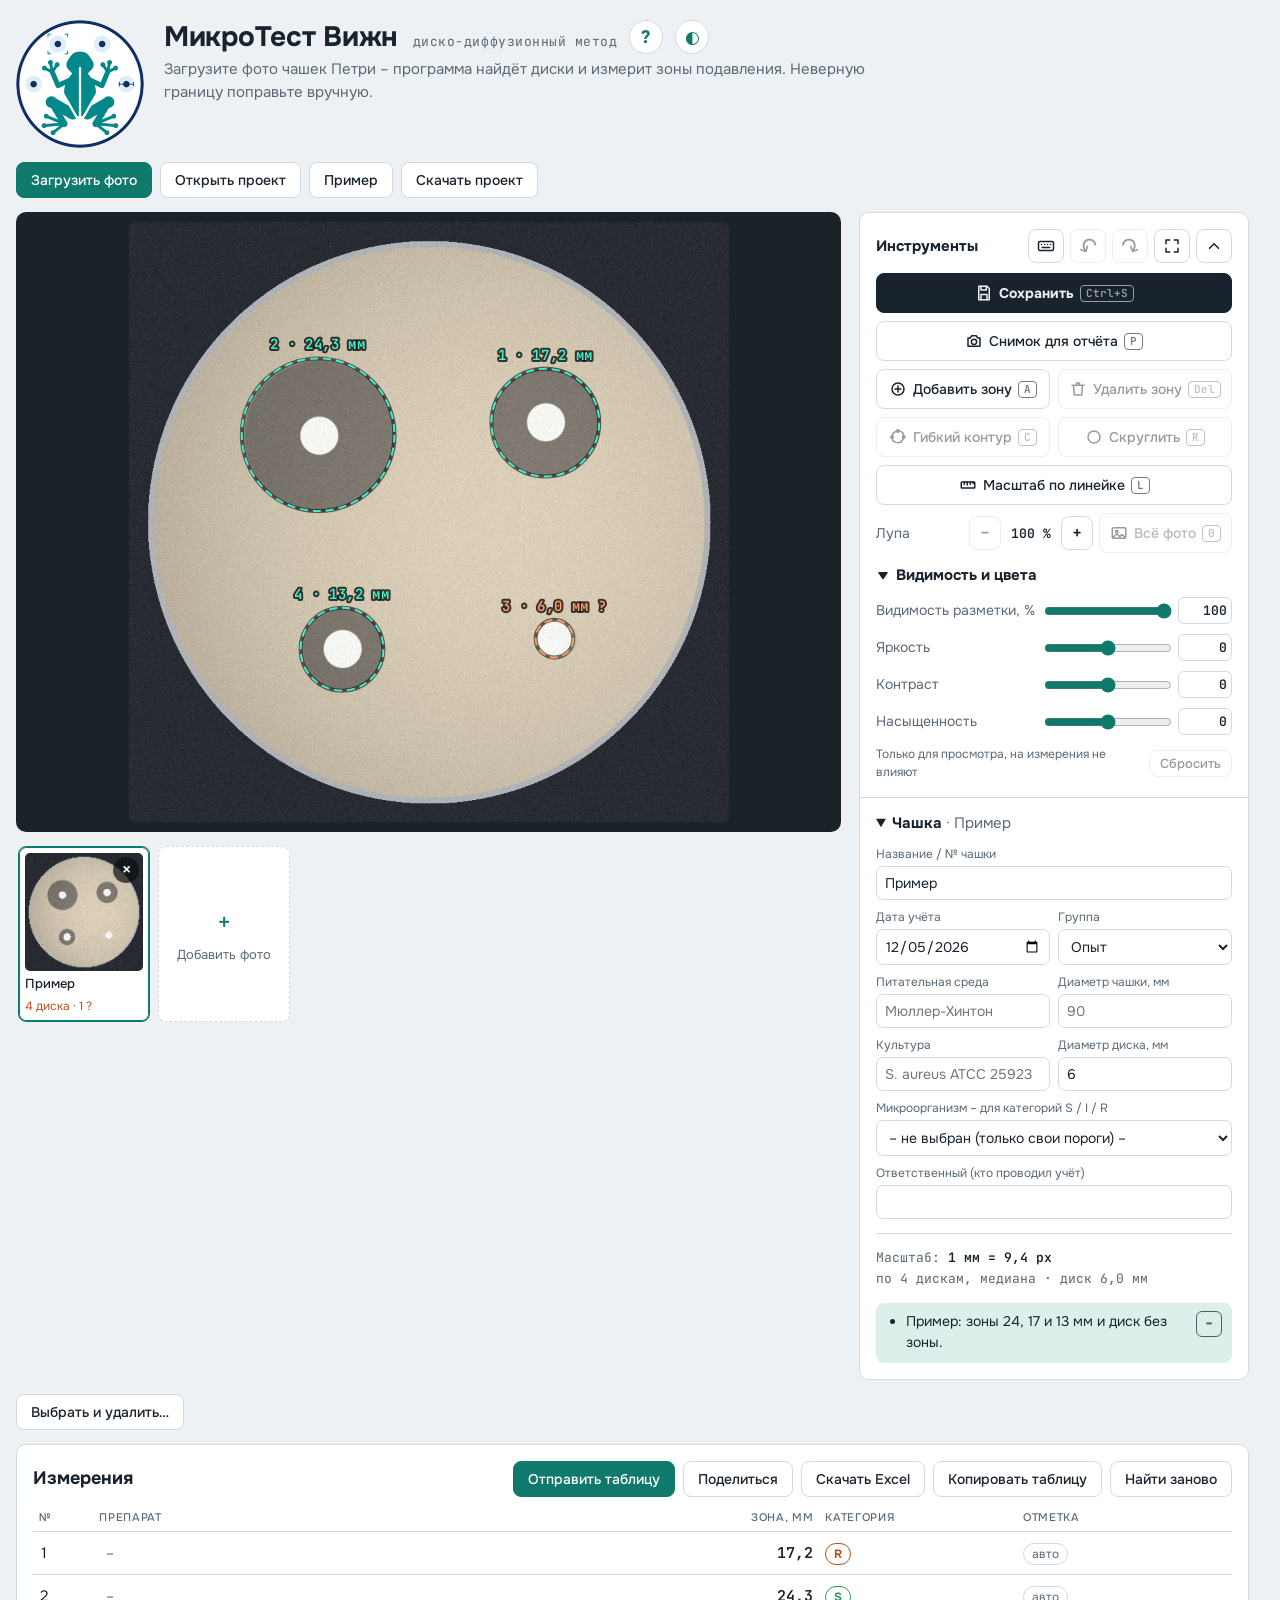
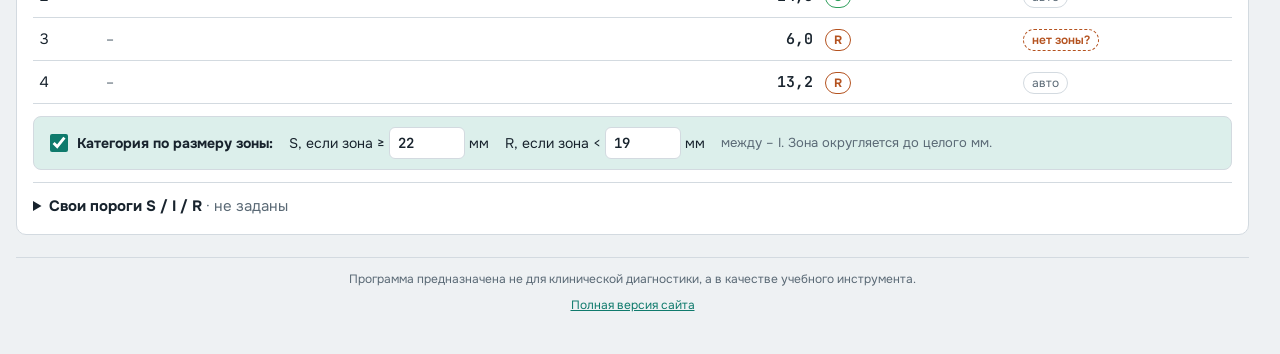
<file: phone/index.html>
<!doctype html>
<html lang="ru">
<!-- кодировка и масштаб на телефоне: на claude.ai их добавляла платформа, на GitHub Pages и localhost – нужны свои -->
<meta charset="utf-8">
<meta name="viewport" content="width=device-width, initial-scale=1, viewport-fit=cover">
<title>МикроТест Петри – диско-диффузионный метод</title>
<link rel="icon" type="image/png" href="favicon.png?v=2">
<link rel="apple-touch-icon" href="logo.png?v=2">
<!-- приложение: описание (название, иконки, цвета) – для установки на экран телефона и для APK -->
<link rel="manifest" href="manifest.webmanifest">
<meta name="theme-color" content="#11171c">
<meta name="claude:viewport-fit-sides" content="cover">
<link rel="preconnect" href="https://fonts.googleapis.com">
<link rel="preconnect" href="https://fonts.gstatic.com" crossorigin>
<link rel="stylesheet" href="https://fonts.googleapis.com/css2?family=Onest:wght@400;500;700&family=JetBrains+Mono:wght@400;600&display=swap">
<!-- SheetJS 0.20.3 лежит рядом с сайтом: Excel работает и без интернета -->
<script async src="vendor/xlsx.full.min.js"></script>
<!-- компьютер → обычный сайт (только на GitHub); ?phone – остаться на версии для телефона -->
<script>try { if (location.hostname === "grom1143.github.io" && !/[?&]phone/.test(location.search) && !(matchMedia("(pointer: coarse)").matches && Math.min(screen.width, screen.height) < 768)) location.replace("../" + location.hash); } catch {}</script>
<!-- тема ставится до показа страницы, чтобы она не мигала другой темой -->
<script>try { const t = localStorage.getItem("zona-theme"); if (t === "light" || t === "dark") document.documentElement.dataset.theme = t; } catch {}</script>
<link rel="stylesheet" href="style.css?v=2026101714">

<div class="wrap">
  <header>
    <img class="brand-logo" src="logo.png?v=2" alt="МикроТест – нажмите на лягушку" width="128" height="128" role="button" tabindex="0">
    <div class="title-row">
      <h1>МикроТест <span class="brand-pc">Вижн</span><span class="brand-phone">Петри</span> <small>диско-диффузионный метод</small></h1>
      <button class="help-btn" id="helpBtn" type="button" title="Как это работает" aria-label="Справка: как это работает" aria-haspopup="dialog">?</button>
      <button class="help-btn theme-btn" id="themeBtn" type="button"></button>
    </div>
    <p>Загрузите фото чашек Петри – программа найдёт диски и измерит зоны подавления. Неверную границу поправьте вручную.</p>
  </header>

  <!-- кнопки в порядке работы: загрузить фото (или открыть прошлую работу) → (разметить) → скачать проект -->
  <div class="toolbar">
    <input type="file" id="file" accept="image/*,.heic,.heif" multiple>
    <label class="btn primary" for="file" id="uploadBtn" tabindex="0" title="Выбрать файлы. Можно и перетащить фото на окно или вставить из буфера обмена – Ctrl+V">Загрузить фото</label>
    <input type="file" id="projFile" accept=".json,application/json">
    <label class="btn" for="projFile" id="projOpenBtn" tabindex="0" title="Продолжить работу из файла проекта (.json)">Открыть проект</label>
    <button class="btn" id="sampleBtn" type="button">Пример</button>
    <button class="btn" id="projSaveBtn" type="button" title="Файл со всеми фото и разметкой, чтобы перенести на другой компьютер">Скачать проект</button>
    <span class="spacer"></span>
    <span class="savestate" id="saveState" aria-live="polite"></span>
  </div>

  <div class="main">
    <div class="left">
      <div class="stage" id="stage">
        <div class="view" id="view"><canvas id="cv" width="900" height="900"></canvas></div>
        <canvas class="ov" id="ov" aria-hidden="true"></canvas>
        <!-- переключение между фото: стрелки по краям окна и клавиши ← → -->
        <button class="navbtn prev" id="prevDish" type="button" aria-label="Предыдущее фото (←)" title="Предыдущее фото (←)" hidden>‹</button>
        <button class="navbtn next" id="nextDish" type="button" aria-label="Следующее фото (→)" title="Следующее фото (→)" hidden>›</button>
        <span class="navcount" id="navCount" hidden></span>
        <!-- телефон: главные кнопки прямо на фото, справа внизу (на компьютере скрыты) -->
        <div class="photo-tools" id="photoTools">
          <button type="button" id="ptAdd" aria-label="Поставить метку" title="Поставить метку"><svg viewBox="0 0 24 24" aria-hidden="true"><circle cx="12" cy="12" r="8"/><path d="M12 8v8M8 12h8"/></svg></button>
          <button type="button" id="ptDel" aria-label="Удалить метку" title="Удалить метку"><svg viewBox="0 0 24 24" aria-hidden="true"><path d="M4 7h16M10 7V4h4v3M6 7l1 13h10l1-13"/></svg></button>
          <button type="button" id="ptUndo" aria-label="Назад (отменить)" title="Назад">↶</button>
          <button type="button" id="ptRedo" aria-label="Вперёд (вернуть)" title="Вперёд">↷</button>
          <button type="button" id="ptFocus" aria-label="Во весь экран" title="Во весь экран"><svg viewBox="0 0 24 24" aria-hidden="true"><path d="M4 9V4h5M20 9V4h-5M4 15v5h5M20 15v5h-5"/></svg></button>
        </div>
        <!-- фото под углом: крупное красное предупреждение прямо над фото -->
        <div class="tiltbar" id="tiltBar" role="alert" hidden><span id="tiltBarText"></span><button type="button" id="tiltBarX" aria-label="Скрыть предупреждение для этой чашки" title="Скрыть для этой чашки">×</button></div>
        <!-- лупа ×3, пока тянешь край: всегда в правом верхнем углу окна (уходит влево, только если точка под ней) -->
        <canvas class="loupe" id="loupe" width="360" height="360" hidden aria-hidden="true"></canvas>
        <p class="hint" id="hint"></p>
      </div>
      <!-- фото чашек – под окном разметки -->
      <div class="dishes" id="dishes" aria-label="Чашки"></div>
    </div>
    <aside>
      <!-- инструменты быстрого доступа: справа от фото, на компьютере не уезжают при прокрутке -->
      <section class="tools" aria-label="Инструменты">
        <div class="tools-head">
          <h3>Инструменты</h3>
          <div class="row">
            <span class="help">
              <button class="btn icon" id="ctrlHelpBtn" type="button" aria-label="Управление и клавиши" aria-describedby="helpTip">
                <svg viewBox="0 0 24 24" aria-hidden="true"><rect x="2" y="6" width="20" height="12" rx="2"/><path d="M6 10h.01M10 10h.01M14 10h.01M18 10h.01M7 14h10"/></svg>
              </button>
              <span class="help-tip" id="helpTip" role="tooltip">
                <h4>Управление</h4>
                <ul>
                  <li>Нажмите на зону, чтобы выбрать её; приближенное фото двигается за пустое место.</li>
                  <li><kbd>A</kbd> – добавить зону, <kbd>Del</kbd> или правая кнопка мыши – удалить.</li>
                  <li><kbd>C</kbd> – гибкий контур / снова круг, <kbd>R</kbd> – скруглить.</li>
                  <li><kbd>L</kbd> – масштаб по линейке, <kbd>P</kbd> – снимок для отчёта.</li>
                  <li><kbd>+</kbd> <kbd>−</kbd> – лупа, <kbd>0</kbd> – всё фото целиком; <kbd>Shift</kbd> + колёсико – лупа к точке.</li>
                  <li><kbd>Ctrl</kbd>+<kbd>Z</kbd> – отменить, <kbd>Ctrl</kbd>+<kbd>Y</kbd> – вернуть, <kbd>Ctrl</kbd>+<kbd>S</kbd> – сохранить.</li>
                  <li><kbd>←</kbd> <kbd>→</kbd> – другое фото, <kbd>F</kbd> – во весь экран, <kbd>T</kbd> – свернуть инструменты, <kbd>Esc</kbd> – отменить режим.</li>
                  <li>Буквы работают и в русской раскладке.</li>
                  <li><b>Граница зоны – середина цветной линии.</b> Ставьте её на край, где рост исчезает полностью.</li>
                </ul>
              </span>
            </span>
            <button class="btn icon" id="undoBtn" type="button" title="Отменить действие (Ctrl+Z)" aria-label="Отменить действие">↶</button>
            <button class="btn icon" id="redoBtn" type="button" title="Вернуть действие (Ctrl+Y)" aria-label="Вернуть действие">↷</button>
            <button class="btn icon" id="focusBtn" type="button" aria-keyshortcuts="F" title="Во весь экран (F, выход – Esc)" aria-label="Во весь экран" aria-pressed="false">
              <svg viewBox="0 0 24 24" aria-hidden="true"><path d="M4 9V4h5M20 9V4h-5M4 15v5h5M20 15v5h-5"/></svg>
            </button>
            <button class="btn icon fold" id="toolsToggle" type="button" aria-keyshortcuts="T" title="Свернуть инструменты в иконки (T)" aria-expanded="true" aria-label="Свернуть инструменты">
              <svg viewBox="0 0 24 24" aria-hidden="true"><path d="M6 15l6-6 6 6"/></svg>
            </button>
          </div>
        </div>
        <!-- у каждой кнопки иконка и подпись; в свёрнутом виде остаются только иконки -->
        <div class="tools-grid">
          <!-- ↶ ещё раз – только на телефоне: там эта сетка становится панелью внизу экрана -->
          <button class="btn icon mob-only" id="undoBtn2" type="button" title="Отменить" aria-label="Отменить действие">↶</button>
          <button class="btn save wide" id="saveBtn2" type="button" data-hk="Ctrl+S" aria-keyshortcuts="Control+S" title="Сохранить все чашки в этом браузере (Ctrl+S)">
            <svg viewBox="0 0 24 24" aria-hidden="true"><path d="M5 3h11l3 3v15H5z"/><path d="M8 3v5h7V3M8 21v-7h8v7"/></svg><span class="lbl">Сохранить</span><kbd class="key">Ctrl+S</kbd></button>
          <button class="btn wide" id="snapEditBtn" type="button" data-hk="P" aria-keyshortcuts="P" title="Снимок окна разметки для презентаций и отчётов: обрезка, яркость, контраст; сохранить PNG или скопировать (P)" disabled>
            <svg viewBox="0 0 24 24" aria-hidden="true"><path d="M4 8h3l2-3h6l2 3h3v11H4z"/><circle cx="12" cy="13" r="3.5"/></svg><span class="lbl">Снимок для отчёта</span><span class="lbl-short">Снимок</span><kbd class="key">P</kbd></button>
          <button class="btn" id="addBtn" type="button" data-hk="A" aria-keyshortcuts="A" title="Добавить зону (A)">
            <svg viewBox="0 0 24 24" aria-hidden="true"><circle cx="12" cy="12" r="8"/><path d="M12 8v8M8 12h8"/></svg><span class="lbl">Добавить зону</span><kbd class="key">A</kbd></button>
          <button class="btn" id="delBtn" type="button" disabled data-hk="Del" aria-keyshortcuts="Delete" title="Удалить зону (Delete, правая кнопка мыши)">
            <svg viewBox="0 0 24 24" aria-hidden="true"><path d="M4 7h16M10 7V4h4v3M6 7l1 13h10l1-13"/></svg><span class="lbl">Удалить зону</span><kbd class="key">Del</kbd></button>
          <button class="btn" id="axisBtn" type="button" disabled data-hk="C" aria-keyshortcuts="C" title="Гибкий контур: для зоны неправильной формы. Нажмите ещё раз – снова круг (C)">
            <svg viewBox="0 0 24 24" aria-hidden="true"><path d="M12 4c5 0 8.5 3 7.5 8s-4 8-8.5 7.5S4 16 4 12s3-8 8-8z"/><circle cx="12" cy="4" r="1.6"/><circle cx="19.5" cy="12" r="1.6"/><circle cx="4" cy="12" r="1.6"/></svg><span class="lbl">Гибкий контур</span><kbd class="key">C</kbd></button>
          <button class="btn" id="roundBtn" type="button" disabled data-hk="R" aria-keyshortcuts="R" title="Скруглить: гибкий контур – ровным кругом того же диаметра, точки остаются (R)">
            <svg viewBox="0 0 24 24" aria-hidden="true"><circle cx="12" cy="12" r="8"/></svg><span class="lbl">Скруглить</span><kbd class="key">R</kbd></button>
          <button class="btn wide" id="calibBtn" type="button" data-hk="L" aria-keyshortcuts="L" title="Масштаб по линейке (L)">
            <svg viewBox="0 0 24 24" aria-hidden="true"><rect x="3" y="8" width="18" height="8" rx="1"/><path d="M7 8v3M11 8v4M15 8v3M19 8v2"/></svg><span class="lbl">Масштаб по линейке</span><kbd class="key">L</kbd></button>
          <label class="field wide" for="calibMm" id="calibField" hidden>Длина отрезка, мм <input type="number" id="calibMm" value="6" min="0.5" max="200" step="0.1"></label>
          <div class="zoombar wide" title="Shift + колёсико мыши над фото тоже приближает">
            <span class="lbl">Лупа</span>
            <button class="btn icon" id="zoomMinus" type="button" aria-label="Отдалить" aria-keyshortcuts="-" title="Отдалить (−)" disabled>−</button>
            <output id="zoomOut" aria-live="polite">100 %</output>
            <button class="btn icon" id="zoomPlus" type="button" aria-label="Приблизить" aria-keyshortcuts="+" title="Приблизить (+)">+</button>
            <button class="btn" id="zoomFit" type="button" aria-keyshortcuts="0" title="Показать всё фото целиком – убрать приближение (0)" disabled>
              <svg viewBox="0 0 24 24" aria-hidden="true"><rect x="3" y="5" width="18" height="14" rx="2"/><circle cx="9" cy="10" r="1.6"/><path d="M4 18l5-5 4 4 3-3 4 4"/></svg><span class="lbl">Всё фото</span><kbd class="key">0</kbd></button>
          </div>
        </div>
        <!-- видимость разметки и цвета фото: прячутся треугольником слева -->
        <button class="lookfold" id="lookFold" type="button" aria-expanded="true" aria-controls="lookBox" title="Скрыть / показать видимость разметки и цвета фото">
          <svg viewBox="0 0 24 24" aria-hidden="true"><path d="M8 5l10 7-10 7z"/></svg><span>Видимость и цвета</span></button>
        <div class="lookbox" id="lookBox">
          <label class="field" for="alpha">Видимость разметки, % <input type="range" id="alpha" title="Вправо – ярче, влево – бледнее; 0 % – разметка скрыта, видно только фото" min="0" max="100" step="1" value="100"><input type="text" inputmode="decimal" class="num" id="alphaOut" value="100" aria-label="Значение числом" autocomplete="off"></label>
          <label class="field" for="lkBright" title="Только для просмотра: на поиск зон и измерения не влияет. Двойной клик – вернуть 0">Яркость <input type="range" id="lkBright" min="-100" max="100" step="1" value="0"><input type="text" inputmode="decimal" class="num" id="lkBrightOut" value="0" aria-label="Значение числом" autocomplete="off"></label>
          <label class="field" for="lkContrast" title="Только для просмотра: на поиск зон и измерения не влияет. Двойной клик – вернуть 0">Контраст <input type="range" id="lkContrast" min="-100" max="100" step="1" value="0"><input type="text" inputmode="decimal" class="num" id="lkContrastOut" value="0" aria-label="Значение числом" autocomplete="off"></label>
          <label class="field" for="lkSat" title="Только для просмотра: на поиск зон и измерения не влияет. Двойной клик – вернуть 0">Насыщенность <input type="range" id="lkSat" min="-100" max="100" step="1" value="0"><input type="text" inputmode="decimal" class="num" id="lkSatOut" value="0" aria-label="Значение числом" autocomplete="off"></label>
          <div class="field"><span class="lookhint">Только для просмотра, на измерения не влияют</span><button class="btn" id="lkReset" type="button" disabled>Сбросить</button></div>
        </div>
      </section>
      <details class="meta" id="metaBox" open>
        <summary>Чашка <span id="metaTitle"></span></summary>
        <div class="meta-grid">
          <label class="f full" for="mName">Название / № чашки <input id="mName" type="text" autocomplete="off"></label>
          <label class="f" for="mDate">Дата учёта <input id="mDate" type="date"></label>
          <label class="f" for="mGroup">Группа
            <select id="mGroup"><option value="опыт">Опыт</option><option value="контроль">Контроль</option></select>
          </label>
          <label class="f" for="mMedium">Питательная среда <input id="mMedium" type="text" list="mediaList" placeholder="Мюллер-Хинтон" autocomplete="off"></label>
          <label class="f" for="mDishMm">Диаметр чашки, мм <input id="mDishMm" type="number" list="dishList" min="30" max="200" step="1" placeholder="90" autocomplete="off"></label>
          <label class="f" for="mCulture">Культура <input id="mCulture" type="text" placeholder="S. aureus ATCC 25923" autocomplete="off"></label>
          <label class="f" for="diskMm" title="Обычно 6 мм – по нему считается масштаб">Диаметр диска, мм <input type="number" id="diskMm" value="6" min="1" max="20" step="0.1"></label>
          <label class="f full" for="mOrg">Микроорганизм – для категорий S / I / R
            <select id="mOrg">
              <option value="">– не выбран (только свои пороги) –</option>
              <option value="entero">Enterobacterales (E. coli, Klebsiella, Proteus…)</option>
              <option value="saureus">Staphylococcus aureus</option>
              <option value="cons">Коагулазонегативные стафилококки</option>
              <option value="paer">Pseudomonas aeruginosa</option>
              <option value="entc">Enterococcus spp.</option>
            </select>
          </label>
          <label class="f full" for="mPerson">Ответственный (кто проводил учёт) <input id="mPerson" type="text" autocomplete="name"></label>
        </div>
      </details>
      <div class="scale" id="scale"></div>
      <div class="zoom" id="zoomBox" hidden>
        <canvas id="zoomCv" width="264" height="264" aria-label="Выбранный диск крупно"></canvas>
        <div>
          <p id="zoomTitle"></p>
          <label class="f" for="zoomDrug">Препарат (надпись на диске) <input id="zoomDrug" type="text" list="drugList" placeholder="например, CIP" autocomplete="off"></label>
        </div>
      </div>
      <div class="msg" id="msg" aria-live="polite">
        <div class="msg-head"><b id="msgTitle"></b><button class="msg-fold" id="msgFold" type="button" aria-expanded="true" aria-controls="msgList" title="Свернуть подсказки">−</button></div>
        <ul id="msgList"><li>Загружаю…</li></ul>
      </div>
      <div class="ask" id="check" hidden>
        <p id="checkText"></p>
        <div class="row"><button class="btn primary" id="checkYes" type="button">Да, зоны нет</button><button class="btn" id="checkMark" type="button">Разметить зону вручную</button></div>
      </div>
    </aside>
  </div>

  <!-- файл проекта: между чашками и таблицей -->
  <div class="toolbar projbar">
    <button class="btn" id="delPickBtn" type="button" title="Отметить галочками, какие чашки удалить" disabled>Выбрать и удалить…</button>
  </div>

  <section class="results">
    <div class="results-head">
      <h2>Измерения</h2>
      <div class="row">
        <button class="btn primary" id="shareBtn" type="button" title="Картинка с измерениями всех чашек – отправить в мессенджер или сохранить">Отправить таблицу</button>
        <button class="btn" id="shareXlsxBtn" type="button" title="Файл Excel со всеми чашками – отправить в мессенджер или почту">Поделиться</button>
        <button class="btn" id="xlsxBtn" type="button">Скачать Excel</button>
        <button class="btn" id="copyBtn" type="button">Копировать таблицу</button>
        <button class="btn" id="resetBtn" type="button">Найти заново</button>
      </div>
    </div>
    <div class="tablewrap" id="tableBox"></div>
    <!-- главное правило категорий: по размеру зоны, для всех зон -->
    <div class="general" id="generalBar">
      <label class="gchk"><input type="checkbox" id="gOn" checked> Категория по размеру зоны:</label>
      <label>S, если зона ≥ <input type="number" id="gS" value="22" min="1" max="60" step="1" aria-label="S, если зона не меньше, мм"> мм</label>
      <label>R, если зона &lt; <input type="number" id="gR" value="19" min="1" max="60" step="1" aria-label="R, если зона меньше, мм"> мм</label>
      <span class="gnote">между – I. Зона округляется до целого мм.</span>
    </div>
    <!-- пороги S / I / R: свои для каждого препарата (и культуры), берутся из актуальной таблицы EUCAST -->
    <details class="breaks" id="breaksBox">
      <summary>Свои пороги S / I / R <span id="breaksCount"></span></summary>
      <p class="note">Обычно пороги подставляются сами: выберите микроорганизм в паспорте чашки (таблицы «Российских рекомендаций», МАКМАХ 2024-02, по EUCAST; зона округляется до 1 мм). Здесь – свои пороги для препаратов, которых нет в таблице, или если нужно другое значение; свои пороги важнее табличных. Зона ≥ «S, если» – <b>S</b>, чувствительный (стандартная доза); между порогами – <b>I</b>, чувствительный при повышенной экспозиции; зона &lt; «R, если» – <b>R</b>, резистентный. Если пороги равны, категории I нет. Название препарата – как в колонке «Препарат».</p>
      <div class="tablewrap" id="breaksTable"></div>
      <div class="row">
        <button class="btn" id="breakAdd" type="button">Добавить препарат</button>
        <button class="btn" id="breakFromDishes" type="button">Добавить препараты из чашек</button>
      </div>
    </details>
  </section>

  <datalist id="dishList"><option value="35"></option><option value="60"></option><option value="90"></option><option value="100"></option><option value="120"></option><option value="150"></option></datalist>
  <datalist id="mediaList">
    <option value="Мюллер-Хинтон"></option><option value="Мюллер-Хинтон с кровью"></option>
    <option value="МПА"></option><option value="Кровяной агар"></option><option value="Сабуро"></option>
  </datalist>
  <datalist id="drugList">
    <option value="AMP">ампициллин</option><option value="AMC">амоксициллин/клавуланат</option>
    <option value="AZM">азитромицин</option><option value="CAZ">цефтазидим</option>
    <option value="CIP">ципрофлоксацин</option><option value="CN">гентамицин</option>
    <option value="CRO">цефтриаксон</option><option value="CTX">цефотаксим</option>
    <option value="C">хлорамфеникол</option><option value="E">эритромицин</option>
    <option value="FOX">цефокситин</option><option value="IPM">имипенем</option>
    <option value="LEV">левофлоксацин</option><option value="LZD">линезолид</option>
    <option value="MEM">меропенем</option><option value="OX">оксациллин</option>
    <option value="P">пенициллин</option><option value="SXT">ко-тримоксазол</option>
    <option value="TE">тетрациклин</option><option value="VA">ванкомицин</option>
    <option value="AK">амикацин</option><option value="TOB">тобрамицин</option>
    <option value="TZP">пиперациллин-тазобактам</option><option value="FEP">цефепим</option>
    <option value="ETP">эртапенем</option><option value="ATM">азтреонам</option>
    <option value="MXF">моксифлоксацин</option><option value="OFX">офлоксацин</option>
    <option value="DA">клиндамицин</option><option value="TEC">тейкопланин</option>
    <option value="RD">рифампицин</option><option value="FD">фузидовая кислота</option>
    <option value="TGC">тигециклин</option>
    <option value="АМП">ампициллин</option><option value="ПЕН">бензилпенициллин</option>
    <option value="ОКС">оксациллин</option><option value="ЦИП">ципрофлоксацин</option>
    <option value="ГЕН">гентамицин</option><option value="ВАН">ванкомицин</option>
    <option value="ЭРИ">эритромицин</option><option value="ТЕТ">тетрациклин</option>
  </datalist>

  <!-- обрезка фото сразу после выбора файла -->
  <dialog class="how crop" id="cropBox" aria-labelledby="cropTitle">
    <div class="how-head">
      <h2 id="cropTitle">Обрезка фото</h2>
      <span class="crop-info" id="cropInfo"></span>
    </div>
    <div class="crop-stage"><canvas id="cropCv" aria-label="Фото с рамкой обрезки"></canvas></div>
    <p class="crop-hint">Тяните углы или стороны рамки, чтобы оставить только чашку. Внутри рамки – сдвиг. Лишнее затемнено.</p>
    <div class="row">
      <button class="btn primary" id="cropOk" type="button">Обрезать</button>
      <button class="btn" id="cropFull" type="button">Без обрезки</button>
      <button class="btn" id="cropAll" type="button">Без обрезки для всех</button>
      <button class="btn" id="cropSkip" type="button">Не добавлять это фото</button>
    </div>
  </dialog>

  <!-- редактор снимка: обрезка, яркость, контраст, насыщенность -->
  <dialog class="how crop" id="editBox" aria-labelledby="editTitle">
    <div class="how-head">
      <h2 id="editTitle">Редактор снимка</h2>
      <span class="crop-info" id="editInfo"></span>
    </div>
    <div class="crop-stage"><canvas id="editCv" aria-label="Снимок с рамкой обрезки"></canvas></div>
    <div class="edit-ctl">
      <label for="edBright">Яркость <input type="range" id="edBright" min="-100" max="100" step="1" value="0"><input type="text" inputmode="decimal" class="num" id="edBrightOut" value="0" aria-label="Значение числом" autocomplete="off"></label>
      <label for="edContrast">Контраст <input type="range" id="edContrast" min="-100" max="100" step="1" value="0"><input type="text" inputmode="decimal" class="num" id="edContrastOut" value="0" aria-label="Значение числом" autocomplete="off"></label>
      <label for="edSat">Насыщенность <input type="range" id="edSat" min="-100" max="100" step="1" value="0"><input type="text" inputmode="decimal" class="num" id="edSatOut" value="0" aria-label="Значение числом" autocomplete="off"></label>
    </div>
    <p class="crop-hint">Обрезка: потяните по снимку новую рамку, углы и стороны – изменить, внутри – сдвинуть. Двойной клик по ползунку – вернуть 0.</p>
    <div class="row">
      <button class="btn primary" id="editSave" type="button">Сохранить PNG</button>
      <button class="btn" id="editCopy" type="button" title="В буфер обмена – вставить Ctrl+V в презентацию, документ или чат">Скопировать</button>
      <button class="btn" id="editReset" type="button">Сбросить всё</button>
      <button class="btn" id="editCancel" type="button">Отмена</button>
    </div>
  </dialog>

  <!-- выбор чашек для удаления галочками -->
  <!-- нажатие на иконку – её анимация -->
  <dialog class="egg" id="eggBox" aria-label="Анимация иконки MicroTest Vision">
    <!-- анимированная иконка: группы те же, что в «Новая иконка», id с приставкой ia- -->
    <div class="icon-anim" id="iconAnimWrap"><svg xmlns="http://www.w3.org/2000/svg" viewBox="96 96 832 832" width="100%" height="100%" aria-hidden="true">
<circle id="ia-background" cx="512" cy="512" r="414.0" fill="#FFFFFF"/>
<g id="ia-petri_outline"><circle pathLength="1" class="ring" cx="512" cy="512" r="404" fill="none" stroke="#102F66" stroke-width="20"/></g>
<g id="ia-zones"><circle id="ia-zone_top_left" cx="368.0" cy="252.0" r="54" fill="#DFEDF7"/><circle id="ia-zone_top_right" cx="656.0" cy="252.0" r="54" fill="#DFEDF7"/><circle id="ia-zone_side_left" cx="210.4" cy="512.9" r="54" fill="#DFEDF7"/><circle id="ia-zone_side_right" cx="813.6" cy="512.9" r="54" fill="#DFEDF7"/></g>
<g id="ia-measurement" fill="none" stroke="#102F66" stroke-width="5" stroke-linecap="round"><path d="M767.6,512.9 L859.6,512.9"/><path d="M767.6,500.9 L767.6,524.9"/><path d="M859.6,500.9 L859.6,524.9"/></g>
<g id="ia-discs"><circle id="ia-disc_top_left" cx="368.0" cy="252.0" r="21" fill="#102F66"/><circle id="ia-disc_top_right" cx="656.0" cy="252.0" r="21" fill="#102F66"/><circle id="ia-disc_side_left" cx="210.4" cy="512.9" r="21" fill="#102F66"/><circle id="ia-disc_side_right" cx="813.6" cy="512.9" r="21" fill="#102F66"/></g>
<g id="ia-detection_markers" fill="none" stroke="#00898B" stroke-width="6" stroke-linecap="round" stroke-linejoin="round"><path d="M304.0,205.0 L304.0,188.0 L321.0,188.0"/><path d="M432.0,205.0 L432.0,188.0 L415.0,188.0"/><path d="M432.0,299.0 L432.0,316.0 L415.0,316.0"/><path d="M304.0,299.0 L304.0,316.0 L321.0,316.0"/></g>
<g id="ia-frog"><path id="ia-frog_body" d="M512.0,301.5 C519.4,301.5 527.3,302.3 534.1,304.0 C540.9,305.7 547.4,308.4 552.8,311.7 C558.2,315.0 562.2,319.1 566.4,323.6 C570.7,328.1 574.3,333.2 578.3,338.9 C582.3,344.6 586.8,351.6 590.2,357.6 C593.6,363.5 597.0,368.9 598.7,374.6 C600.4,380.3 601.1,385.9 600.4,391.6 C599.7,397.3 597.9,402.9 594.5,408.6 C591.1,414.3 585.0,419.9 580.0,425.6 C575.0,431.3 565.6,436.9 564.7,442.6 C563.9,448.3 571.1,453.9 574.9,459.6 C578.7,465.3 584.0,470.9 587.7,476.6 C591.3,482.3 594.2,487.9 597.0,493.6 C599.8,499.3 602.4,504.9 604.7,510.6 C606.9,516.3 609.0,521.9 610.6,527.6 C612.2,533.3 613.3,538.9 614.0,544.6 C614.7,550.3 615.0,555.9 614.9,561.6 C614.7,567.3 614.3,572.9 613.2,578.6 C612.0,584.3 610.3,589.9 608.1,595.6 C605.8,601.3 603.0,606.9 599.6,612.6 C596.2,618.3 591.8,623.9 587.7,629.6 C583.5,635.3 579.2,640.9 574.9,646.6 C570.7,652.3 566.3,657.9 562.2,663.6 C558.0,669.3 554.1,674.9 550.3,680.6 C546.4,686.3 542.9,691.9 539.2,697.6 C535.5,703.3 532.7,709.8 528.2,714.6 C523.6,719.4 517.4,726.5 512.0,726.5 C506.6,726.5 500.4,719.4 495.8,714.6 C491.3,709.8 488.5,703.3 484.8,697.6 C481.1,691.9 477.6,686.3 473.7,680.6 C469.9,674.9 466.0,669.3 461.8,663.6 C457.7,657.9 453.3,652.3 449.1,646.6 C444.8,640.9 440.5,635.3 436.3,629.6 C432.2,623.9 427.8,618.3 424.4,612.6 C421.0,606.9 418.2,601.3 415.9,595.6 C413.7,589.9 412.0,584.3 410.8,578.6 C409.7,572.9 409.3,567.3 409.1,561.6 C409.0,555.9 409.3,550.3 410.0,544.6 C410.7,538.9 411.8,533.3 413.4,527.6 C415.0,521.9 417.1,516.3 419.3,510.6 C421.6,504.9 424.2,499.3 427.0,493.6 C429.8,487.9 432.7,482.3 436.3,476.6 C440.0,470.9 445.3,465.3 449.1,459.6 C452.9,453.9 460.1,448.3 459.3,442.6 C458.4,436.9 449.0,431.3 444.0,425.6 C439.0,419.9 432.9,414.3 429.5,408.6 C426.1,402.9 424.3,397.3 423.6,391.6 C422.9,385.9 423.6,380.3 425.3,374.6 C427.0,368.9 430.4,363.5 433.8,357.6 C437.2,351.6 441.7,344.6 445.7,338.9 C449.7,333.2 453.3,328.1 457.6,323.6 C461.8,319.1 465.8,315.0 471.2,311.7 C476.6,308.4 483.1,305.7 489.9,304.0 C496.7,302.3 504.6,301.5 512.0,301.5 Z" fill="#00898B"/><g id="ia-frog_leg_front_left"><path class="arm" d="M452.5,483.4 L369.2,522.5 L331.8,434.1" fill="none" stroke="#00898B" stroke-width="32.3" stroke-linecap="round" stroke-linejoin="round"/><path class="finger" d="M331.8,434.1 L280.8,408.6" fill="none" stroke="#00898B" stroke-width="19.0" stroke-linecap="round" stroke-linejoin="round"/><circle class="finger_tip" cx="280.8" cy="408.6" r="16" fill="#00898B"/><path class="finger" d="M331.8,434.1 L319.9,372.0" fill="none" stroke="#00898B" stroke-width="19.0" stroke-linecap="round" stroke-linejoin="round"/><circle class="finger_tip" cx="319.9" cy="372.0" r="16" fill="#00898B"/><path class="finger" d="M331.8,434.1 L363.2,386.5" fill="none" stroke="#00898B" stroke-width="19.0" stroke-linecap="round" stroke-linejoin="round"/><circle class="finger_tip" cx="363.2" cy="386.5" r="16" fill="#00898B"/></g><g id="ia-frog_leg_hind_left"><path class="thigh" d="M464.4,707.8 L326.7,629.6" fill="none" stroke="#00898B" stroke-width="69.7" stroke-linecap="round" stroke-linejoin="round"/><circle class="knee" cx="326.7" cy="629.6" r="37.4" fill="#00898B"/><path class="shin" d="M326.7,629.6 L410.0,770.7" fill="none" stroke="#00898B" stroke-width="42.5" stroke-linecap="round" stroke-linejoin="round"/><path class="toe" d="M410.0,770.7 L292.7,721.4" fill="none" stroke="#00898B" stroke-width="19.0" stroke-linecap="round" stroke-linejoin="round"/><circle class="toe_tip" cx="292.7" cy="721.4" r="16" fill="#00898B"/><path class="toe" d="M410.0,770.7 L279.1,782.6" fill="none" stroke="#00898B" stroke-width="19.0" stroke-linecap="round" stroke-linejoin="round"/><circle class="toe_tip" cx="279.1" cy="782.6" r="16" fill="#00898B"/><path class="toe" d="M410.0,770.7 L336.9,828.5" fill="none" stroke="#00898B" stroke-width="19.0" stroke-linecap="round" stroke-linejoin="round"/><circle class="toe_tip" cx="336.9" cy="828.5" r="16" fill="#00898B"/></g><g id="ia-frog_leg_front_right"><path class="arm" d="M571.5,483.4 L654.8,522.5 L692.2,434.1" fill="none" stroke="#00898B" stroke-width="32.3" stroke-linecap="round" stroke-linejoin="round"/><path class="finger" d="M692.2,434.1 L743.2,408.6" fill="none" stroke="#00898B" stroke-width="19.0" stroke-linecap="round" stroke-linejoin="round"/><circle class="finger_tip" cx="743.2" cy="408.6" r="16" fill="#00898B"/><path class="finger" d="M692.2,434.1 L704.1,372.0" fill="none" stroke="#00898B" stroke-width="19.0" stroke-linecap="round" stroke-linejoin="round"/><circle class="finger_tip" cx="704.1" cy="372.0" r="16" fill="#00898B"/><path class="finger" d="M692.2,434.1 L660.8,386.5" fill="none" stroke="#00898B" stroke-width="19.0" stroke-linecap="round" stroke-linejoin="round"/><circle class="finger_tip" cx="660.8" cy="386.5" r="16" fill="#00898B"/></g><g id="ia-frog_leg_hind_right"><path class="thigh" d="M559.6,707.8 L697.3,629.6" fill="none" stroke="#00898B" stroke-width="69.7" stroke-linecap="round" stroke-linejoin="round"/><circle class="knee" cx="697.3" cy="629.6" r="37.4" fill="#00898B"/><path class="shin" d="M697.3,629.6 L614.0,770.7" fill="none" stroke="#00898B" stroke-width="42.5" stroke-linecap="round" stroke-linejoin="round"/><path class="toe" d="M614.0,770.7 L731.3,721.4" fill="none" stroke="#00898B" stroke-width="19.0" stroke-linecap="round" stroke-linejoin="round"/><circle class="toe_tip" cx="731.3" cy="721.4" r="16" fill="#00898B"/><path class="toe" d="M614.0,770.7 L744.9,782.6" fill="none" stroke="#00898B" stroke-width="19.0" stroke-linecap="round" stroke-linejoin="round"/><circle class="toe_tip" cx="744.9" cy="782.6" r="16" fill="#00898B"/><path class="toe" d="M614.0,770.7 L687.1,828.5" fill="none" stroke="#00898B" stroke-width="19.0" stroke-linecap="round" stroke-linejoin="round"/><circle class="toe_tip" cx="687.1" cy="828.5" r="16" fill="#00898B"/></g><g id="ia-frog_separations"><path class="separation" d="M407.4,583.7 L488.2,724.8" fill="none" stroke="#FFFFFF" stroke-width="15.0" stroke-linecap="round" stroke-linejoin="round"/><path class="separation" d="M616.6,583.7 L535.8,724.8" fill="none" stroke="#FFFFFF" stroke-width="15.0" stroke-linecap="round" stroke-linejoin="round"/><path class="separation" d="M512.0,408.6 L512.0,719.7" fill="none" stroke="#FFFFFF" stroke-width="15.0" stroke-linecap="round" stroke-linejoin="round"/></g></g>
</svg></div>
    <p class="egg-hint">нажмите, чтобы закрыть</p>
  </dialog>

  <!-- выбор препарата пальцем (телефон): список снизу, одно нажатие – записано -->
  <dialog class="how drugsheet" id="drugBox" aria-labelledby="drugTitle">
    <div class="how-head">
      <h2 id="drugTitle">Препарат</h2>
      <button class="btn icon" id="drugClose" type="button" aria-label="Закрыть">×</button>
    </div>
    <div class="drug-own"><input id="drugOwn" type="text" placeholder="Свой код, например CIP 5" autocomplete="off" aria-label="Свой код препарата"><button class="btn primary" id="drugOwnOk" type="button">Готово</button></div>
    <div class="drug-list" id="drugListBox"></div>
  </dialog>

  <dialog class="how" id="pickBox" aria-labelledby="pickTitle">
    <div class="how-head">
      <h2 id="pickTitle">Какие чашки удалить?</h2>
      <button class="btn icon" id="pickClose" type="button" aria-label="Закрыть">×</button>
    </div>
    <div class="row">
      <button class="btn" id="pickAll" type="button">Отметить все</button>
      <button class="btn" id="pickNone" type="button">Снять все</button>
    </div>
    <div class="pick-grid" id="pickGrid"></div>
    <p class="crop-hint">Вернуть удалённые можно стрелкой ↶ (Ctrl+Z) до перезагрузки страницы.</p>
    <div class="row">
      <button class="btn danger" id="pickDel" type="button" disabled>Удалить выбранные</button>
      <button class="btn" id="pickCancel" type="button">Отмена</button>
    </div>
  </dialog>

  <dialog class="how" id="helpBox" aria-labelledby="helpTitle">
    <div class="how-head">
      <h2 id="helpTitle">Как это работает</h2>
      <button class="btn icon" id="helpClose" type="button" aria-label="Закрыть справку">×</button>
    </div>
    <ol>
      <li><b>Масштаб по дискам.</b> Бумажный диск с антибиотиком стандартный, 6 мм. Программа ищет белые пятна без цветового оттенка, круглые и одного размера. Надписи на дисках закрашиваются «закрытием»: белая область сначала расширяется, потом сужается обратно. Диаметр дисков в пикселях даёт масштаб; дисков несколько, поэтому берётся медиана. Размер самой чашки не нужен: подойдёт чашка любого диаметра.</li>
      <li><b>Лучи от центра диска.</b> От каждого диска проводится 96 лучей. Вдоль луча записывается самый тёмный из каналов R, G, B: у жёлтого газона мало синего, у прозрачной зоны больше. Тень под диском пропускается. Край зоны – место, где значение переходит середину между уровнем зоны у диска и уровнем газона по всей чашке.</li>
      <li><b>Отсев выбросов.</b> Луч может уйти в соседнюю зону или упереться в блик. Радиус берётся по самой плотной группе лучей с почти одинаковым краем (±7 %). Если зона почти не отличается от газона, она помечается «нет зоны?», и человек подтверждает это или размечает зону сам. Если внутри зоны пятнистый рост, как от отдельных колоний, зона тоже помечается «проверить?»: по правилам её меряют по внутреннему краю, а если колонии доходят до диска – зоны нет.</li>
      <li><b>Как мерить.</b> Граница зоны – <b>середина</b> цветной линии разметки (не внутренний и не внешний её край); концы линейки – центры кружков. Ставьте линию на край <b>полного</b> подавления роста, видимый глазом: где газон исчезает совсем. Мелкие колонии внутри зоны – мерить по внутреннему краю, до колоний; двойная зона – тоже по внутреннему краю. Едва заметный рост у края, видимый только с лупой, не учитывают; особые правила для отдельных препаратов (например, ко-тримоксазола) – в рекомендациях. Для точности приблизьте фото (Shift + колёсико, на телефоне – двумя пальцами): толщина линии не зависит от приближения, поэтому чем крупнее фото, тем точнее.</li>
      <li><b>Проверка человеком.</b> Обычная зона – круг: выберите её и тяните концы линейки к краям зоны; при этом в углу появляется лупа ×3. Деления на линейке – миллиметры. Для зоны неправильной формы нажмите «Гибкий контур»: появится линия через 12 точек, уже поставленных на найденный край. Тяните любую точку или сам край – контур прогибается, соседние точки немного идут следом; тяните внутри – зона сдвигается. Диаметр такой зоны – диаметр круга той же площади; в таблице мелко показан самый узкий и самый широкий размер. «Сделать кругом» возвращает линейку. Любое действие можно отменить стрелкой ↶ – в том числе правку текста и удаление чашки. Правки (последние 50 на чашку) можно отменять и после перезагрузки страницы; удалённую чашку – только до перезагрузки.</li>
      <li><b>Калибровка вручную.</b> Если диски не найдены или на фото лежит линейка, нажмите «Масштаб по линейке», поставьте концы жёлтой линейки на отрезок известной длины (диск или деления настоящей линейки), введите его длину в миллиметрах и нажмите «Готово».</li>
    </ol>
    <p class="note">Почему диск может показать 5,9 мм вместо 6,0: масштаб – это медиана по всем дискам, а каждый диск ещё раз измеряется отдельно. Если на фото он вышел на 1–2 пикселя меньше остальных (наклон, тень, размытый край), получается 5,9. Это погрешность около 0,1 мм; зоны принято записывать с точностью до 1 мм.</p>
    <p class="note">Если диски на фото заметно вытянуты, программа предупреждает: скорее всего, фото снято под углом, и размеры в разных направлениях отличаются. Лучше переснять строго сверху.</p>
    <p class="note">Сохранение: работа сама сохраняется в этом браузере на этом компьютере через пару секунд после каждого изменения (кнопка «Сохранить» и Ctrl+S – сразу). Чтобы перенести работу или сделать резервную копию, нажмите «Скачать проект», а на другом компьютере – «Открыть проект». Фото никуда не отправляются. Ограничения: фото сверху, без сильных бликов. Это исследовательский и учебный инструмент, не для клинической диагностики. Категория S / I / R (Ч / У / Р) ставится по таблицам «Российских рекомендаций. Определение чувствительности микроорганизмов к антимикробным препаратам», версия 2024-02 (МАКМАХ, по EUCAST), для микроорганизма из паспорта чашки; зона сравнивается с порогом с точностью до 1 мм; попадание в ЗТН (зону технической неопределённости) отмечается. Таблицы пересматриваются ежегодно – сверяйте с актуальной версией. Нейросеть не используется, только обработка изображения.</p>
  </dialog>
  <!-- предупреждение – в самом низу, чтобы не мешало работе -->
  <footer class="disclaimer-foot">Программа предназначена не для клинической диагностики, а в качестве учебного инструмента.<br><a href="../?full">Полная версия сайта</a><a class="app-link" id="apkLink" href="https://grom1143.github.io/zona/app/MikroTest-Petri.apk" download hidden>📱 Приложение для Android</a></footer>
</div>

<!-- анализ изображения (без интерфейса) и интерфейс – в отдельных файлах -->
<script src="analysis.js?v=2026101714" charset="utf-8"></script>

<script src="app.js?v=2026110100" charset="utf-8"></script>
</file>
<file: style.css>
@charset "utf-8";
/* МикроТест Вижн – оформление. Цвета светлой и тёмной темы – в начале (:root), дальше по блокам страницы */
/* Лабораторный прибор: сверху серия чашек, слева поле с чашкой Петри, справа паспорт чашки и журнал измерений */
:root {
  --bg: #eef1f3;
  --panel: #ffffff;
  --ink: #18232d;
  --muted: #5a6975;
  --line: #d3dae0;
  --accent: #0f7a6c;
  --accent-ink: #ffffff;
  --accent-soft: #dcefeb;
  --ruler: #b9780a;
  --warn: #b4521f;
  --warn-ink: #ffffff;
  --stage: #1b2329;
  --font-display: "Onest", "Segoe UI", system-ui, sans-serif;
  --font-body: "Onest", "Segoe UI", system-ui, sans-serif;
  --font-mono: "JetBrains Mono", Consolas, ui-monospace, monospace;
}
@media (prefers-color-scheme: dark) {
  :root:not([data-theme="light"]) {
    --bg: #11171c; --panel: #18212a; --ink: #e3e9ee; --muted: #93a3b0; --line: #2a3743;
    --accent: #3cc1ad; --accent-ink: #0b1f1c; --accent-soft: #173a35; --ruler: #f2b33d;
    --warn: #f08a55; --warn-ink: #1d0f07; --stage: #0a0e11; color-scheme: dark;
  }
}
:root[data-theme="dark"] {
  --bg: #11171c; --panel: #18212a; --ink: #e3e9ee; --muted: #93a3b0; --line: #2a3743;
  --accent: #3cc1ad; --accent-ink: #0b1f1c; --accent-soft: #173a35; --ruler: #f2b33d;
  --warn: #f08a55; --warn-ink: #1d0f07; --stage: #0a0e11; color-scheme: dark;
}
body {
  margin: 0;
  background: var(--bg); color: var(--ink); font-family: var(--font-body); font-size: 15px; line-height: 1.5;
  padding-left: max(16px, env(safe-area-inset-left, 0px));
  padding-right: max(16px, env(safe-area-inset-right, 0px));
  padding-block: 20px 40px;
}
[hidden] { display: none !important; }
html { scrollbar-gutter: stable; }   /* полоса прокрутки не сдвигает страницу, когда появляется */
/* открыто окно (справка, обрезка, снимок, выбор чашек): страница под ним стоит на месте, листается только окно */
html:has(dialog[open]) { overflow: hidden; }
dialog, .pick-grid { overscroll-behavior: contain; }   /* окно докрутили до конца – прокрутка не уходит дальше */
.wrap { max-width: 1280px; margin: 0 auto; display: grid; gap: 14px; }
/* шапка: лягушка слева на три строки, справа название с кнопками, описание и предупреждение */
header { display: grid; grid-template-columns: auto minmax(0, 1fr); column-gap: 20px; row-gap: 4px; align-items: center; }
header .brand-logo { grid-row: 1 / span 2; }
@media (max-width: 600px) {
  header { column-gap: 12px; } header .brand-logo { width: 72px; height: 72px; }
  .title-row { flex-wrap: nowrap; gap: 8px; } .title-row h1 { flex: 1; min-width: 0; font-size: 22px; }
  h1 small { display: block; margin: 2px 0 0; }   /* подпись – под названием, кнопки остаются справа */
}
h1 { font-family: var(--font-display); font-weight: 700; font-size: 28px; line-height: 1.15; margin: 0; letter-spacing: -0.01em; text-wrap: balance; }
h1 small { font-family: var(--font-mono); font-weight: 400; font-size: 13px; color: var(--muted); letter-spacing: 0.04em; margin-left: 8px; }
header p { margin: 0; color: var(--muted); max-width: 75ch; }
/* страница выбора датасетов: лягушонок крупно по центру, название и подпись под ним (логотип векторный – чёткий в любом размере) */
body.at-home header { grid-template-columns: minmax(0, 1fr); justify-items: center; text-align: center; row-gap: 10px; margin-bottom: 8px; }
body.at-home header .brand-logo { grid-row: auto; width: 240px; height: 240px; box-shadow: 0 6px 28px rgba(0, 0, 0, .28); transition: width .25s, height .25s; }
body.at-home header .title-row { justify-content: center; }
/* в работе шапка компактная: маленький лягушонок, без строки-описания – место отдано фото */
body:not(.at-home) header { column-gap: 14px; }
body:not(.at-home) header .brand-logo { width: 56px; height: 56px; grid-row: auto; }
body:not(.at-home) header > p { display: none; }
body.at-home header p { margin-inline: auto; }
@media (max-width: 560px) { body.at-home header .brand-logo { width: 168px; height: 168px; } }
header p.disclaimer { font-size: 13px; color: var(--warn); }
h2 { font-family: var(--font-display); font-size: 18px; margin: 0; text-wrap: balance; }
h3 { font-family: var(--font-display); font-size: 15px; margin: 0; }

.toolbar { display: flex; flex-wrap: wrap; gap: 8px; align-items: center; }
.spacer { flex: 1 1 0; }
.btn {
  font: 500 14px/1 var(--font-body); color: var(--ink); background: var(--panel);
  border: 1px solid var(--line); border-radius: 8px; padding: 10px 14px; cursor: pointer;
  display: inline-flex; align-items: center; gap: 6px; white-space: nowrap;
}
.btn:hover { border-color: var(--accent); }
.btn:focus-visible, input:focus-visible, select:focus-visible, tr:focus-visible, .dish:focus-visible { outline: 2px solid var(--accent); outline-offset: 2px; }
.btn.primary { background: var(--accent); color: var(--accent-ink); border-color: var(--accent); }
.btn.save { background: var(--ink); color: var(--bg); border-color: var(--ink); font-weight: 700; padding-inline: 18px; }
.btn.save.dirty::before { content: ""; width: 8px; height: 8px; border-radius: 50%; background: var(--warn); box-shadow: 0 0 0 2px var(--bg); }
.btn.danger { background: var(--warn); color: var(--warn-ink); border-color: var(--warn); }
.btn.icon { font-size: 18px; padding: 7px 12px; }
.btn.on { background: var(--accent-soft); border-color: var(--accent); }
.btn:disabled { opacity: 0.45; cursor: default; border-color: var(--line); }
.savestate { font-size: 13px; color: var(--muted); }
.savestate.warn { color: var(--warn); }
.field { display: inline-flex; align-items: center; gap: 6px; color: var(--muted); font-size: 14px; }
.field.push { margin-left: auto; }
.field input[type="number"] { width: 64px; font: 600 14px var(--font-mono); padding: 8px; border: 1px solid var(--line); border-radius: 8px; background: var(--panel); color: var(--ink); }
.field input[type="range"] { width: 110px; accent-color: var(--accent); }
.field output { font: 600 13px var(--font-mono); color: var(--ink); min-width: 5ch; text-align: right; }   /* «100 %» не сдвигает ползунок */
/* число рядом с ползунком: можно ввести с клавиатуры */
input.num { width: 100%; box-sizing: border-box; font: 600 13px var(--font-mono); text-align: right; padding: 4px 4px; border: 1px solid var(--line); border-radius: 6px; background: var(--panel); color: var(--ink); }
input.num:focus { border-color: var(--accent); outline: none; }
#file, #projFile { position: absolute; width: 1px; height: 1px; opacity: 0; pointer-events: none; }

/* серия чашек */
.dishes { display: flex; gap: 8px; overflow-x: auto; padding: 2px 2px 6px; }
.dish {
  flex: 0 0 auto; width: 98px; border: 1px solid var(--line); border-radius: 8px; background: var(--panel);
  padding: 6px; display: grid; gap: 3px; cursor: pointer; position: relative; align-content: start;
}
/* перетаскивание чашек */
.dish[data-i] { touch-action: pan-x; -webkit-touch-callout: none; }
.dish img { -webkit-user-drag: none; user-select: none; }
.dishes.sorting { user-select: none; -webkit-user-select: none; cursor: grabbing; }
.dishes.sorting .dish { cursor: grabbing; }
.dish.lift { z-index: 2; border-color: var(--accent); box-shadow: 0 6px 18px rgba(0, 0, 0, .28); opacity: .96; }
.dish:hover { border-color: var(--accent); }
.dish.cur { border-color: var(--accent); box-shadow: inset 0 0 0 1px var(--accent); }
/* фон чашки по состоянию: оранжевый – проверить, красный – ошибка, зелёный – исправлено; открытая чашка – ярче и с рамкой акцентного цвета */
:root { --err: #d32f2f; }
@media (prefers-color-scheme: dark) { :root:not([data-theme="light"]) { --err: #ef5350; } }
:root[data-theme="dark"] { --err: #ef5350; }
.dish.st-chk { --st: var(--warn); } .dish.st-err { --st: var(--err); } .dish.st-fixed { --st: var(--cat-s); }
.dish[class*="st-"] { background: color-mix(in srgb, var(--st) 30%, var(--panel)); border-color: color-mix(in srgb, var(--st) 45%, var(--panel)); }
.dish[class*="st-"]:hover { border-color: var(--accent); }
.dish[class*="st-"].cur { background: color-mix(in srgb, var(--st) 42%, var(--panel)); border-color: var(--accent); }
.dish img { width: 100%; aspect-ratio: 1; object-fit: cover; border-radius: 5px; display: block; background: var(--stage); }
.dish-ph { position: relative; display: block; border-radius: 5px; overflow: hidden; }   /* миниатюра + разметка зон поверх (.ds-marks) */
.dish .nm { font-size: 13px; font-weight: 500; white-space: nowrap; overflow: hidden; text-overflow: ellipsis; }
.dish .ct { font-size: 12px; color: var(--muted); }
.dish .ct.warn { color: var(--warn); }
.dish .x {
  position: absolute; top: 10px; right: 10px; width: 26px; height: 26px; border-radius: 50%; border: 0;
  background: rgba(10, 14, 17, .7); color: #fff; cursor: pointer; font: 600 16px/1 var(--font-body);
}
.dish .x:hover { background: var(--warn); }
/* первое нажатие на × – «точно удалить?»: крестик становится галочкой, второе нажатие удаляет */
.dish .x.arm { background: var(--warn); color: var(--warn-ink); font-size: 15px; box-shadow: 0 0 0 2px var(--panel); }
.dish.add { border-style: dashed; place-items: center; align-content: center; min-height: 130px; color: var(--muted); text-align: center; font-size: 13px; }
.dish.add b { font-size: 26px; font-weight: 400; }
/* «+ Добавить фото» и «Пример» – серые, без цвета: цветом в ряду обозначено только состояние чашек */
.dish.sample-tile { border-style: dashed; place-items: center; align-content: center; min-height: 130px; color: var(--muted); text-align: center;
  font: 13px var(--font-body); }
.dish.sample-tile b { font-size: 22px; font-weight: 400; }
body.focus .dish.sample-tile { min-height: 0; height: 96px; font-size: 11px; box-sizing: border-box; }
body.focus .dish.sample-tile b { font-size: 18px; }

/* окно разметки постоянного размера: вся левая колонка, высота 600 px; фото вписано внутрь по центру */
.main { display: grid; grid-template-columns: minmax(0, 1fr) 390px; gap: 18px; align-items: start; }
@media (max-width: 900px) { .main { grid-template-columns: minmax(0, 1fr); } .spacer { display: none; } }
.left { display: grid; gap: 12px; min-width: 0; }
/* режим «Во весь экран»: окно разметки и инструменты занимают всё окно; ряд чашек спрятан */
body.focus { overflow: hidden; }
body.focus .main { position: fixed; inset: 0; z-index: 30; background: var(--bg); padding: 12px; gap: 12px;
  grid-template-columns: minmax(0, 1fr) 400px; }   /* на 10 px шире обычного: у панели здесь своя полоса прокрутки */
/* ряд чашек в этом режиме переезжает в правую колонку, под инструменты (см. setFocus), а окно разметки – на всю высоту */
body.focus .view { height: calc(100vh - 24px - 20px - 48px); }
body.focus .dishes { padding-bottom: 4px; border-bottom: 1px solid var(--line); }
body.focus .dish { width: 76px; padding: 4px; gap: 1px; }
body.focus .dish .dish-ph { width: 52px; margin: 0 auto; } body.focus .dish img { width: 100%; }
body.focus .dish .nm { font-size: 11px; }
body.focus .dish .ct { font-size: 11px; }
body.focus .dish .x { top: 6px; right: 6px; width: 20px; height: 20px; font-size: 13px; }
body.focus .dish.add { min-height: 0; height: 96px; font-size: 11px; box-sizing: border-box; }
body.focus .dish.add b { font-size: 20px; }
body.focus .main > aside { max-height: calc(100vh - 24px); overflow-y: auto; overflow-x: hidden; box-sizing: border-box; scrollbar-width: thin; }
/* во весь экран страница не прокручивается – место под её полосу прокрутки справа не нужно */
html:has(body.focus) { scrollbar-gutter: auto; }
@media (max-width: 900px) {
  body.focus .main { grid-template-columns: minmax(0, 1fr); grid-template-rows: auto minmax(0, 1fr); overflow: hidden; }
  body.focus .view { height: 55vh; }
  body.focus .main > aside { max-height: none; min-height: 0; }
}
.stage { background: var(--stage); border-radius: 10px; padding: 10px; position: relative; min-width: 0; }
.ov { position: absolute; pointer-events: none; z-index: 2; }
/* плашка – по центру окна разметки (как стрелки ‹ ›: середина окна высотой 600 px) */
.tiltbar { position: absolute; top: calc(10px + 300px); left: 50%; transform: translate(-50%, -50%); z-index: 4; max-width: calc(100% - 140px);
  display: flex; align-items: center; gap: 10px; padding: 8px 8px 8px 14px; border-radius: 10px;
  background: #c62828; color: #fff; font-weight: 700; font-size: 15px; line-height: 1.3; white-space: nowrap; box-shadow: 0 4px 14px rgba(0, 0, 0, .35); }
body.focus .tiltbar { top: calc(10px + (100vh - 24px - 20px - 48px) / 2); }
@media (max-width: 900px) { .tiltbar { top: calc(10px + min(600px, 100vw) / 2); } }
.tiltbar button { flex: none; width: 28px; height: 28px; border: 0; border-radius: 50%; background: rgba(255, 255, 255, .2); color: #fff; font: 700 18px/1 var(--font-body); cursor: pointer; }
.tiltbar button:hover { background: rgba(255, 255, 255, .35); }   /* разметка поверх окна разметки, клики проходят к фото */
/* при приближении фото больше окна: лишнее скрыто, фото двигается перетаскиванием (без полос прокрутки) */
.view { height: 600px; display: flex; overflow: hidden; }
.view #cv { margin: auto; }
.navbtn { position: absolute; top: calc(10px + 300px); transform: translateY(-50%); z-index: 3; width: 44px; height: 72px;
  border: 0; border-radius: 10px; background: rgba(10, 14, 17, .55); color: #fff; font: 400 40px/1 var(--font-body); cursor: pointer; }
.navbtn:hover { background: rgba(10, 14, 17, .8); }
.navbtn:disabled { opacity: .25; cursor: default; }
.navbtn:focus-visible { outline: 2px solid var(--accent); outline-offset: 2px; }
.navbtn.prev { left: 18px; }
.navbtn.next { right: 18px; }
.navcount { position: absolute; left: 50%; transform: translateX(-50%); top: calc(10px + 600px - 34px); z-index: 3;
  padding: 3px 10px; border-radius: 99px; background: rgba(10, 14, 17, .6); color: #fff; font: 600 13px var(--font-mono); pointer-events: none; }
body.focus .navbtn { top: calc(10px + (100vh - 24px - 20px - 48px) / 2); }
body.focus .navcount { top: calc(10px + 100vh - 24px - 20px - 48px - 34px); }
@media (max-width: 900px) { .navbtn { top: calc(10px + min(600px, 100vw) / 2); } .navcount { top: calc(10px + min(600px, 100vw) - 34px); } }
.loupe { position: absolute; top: 20px; right: 20px; width: 180px; height: 180px; box-sizing: border-box; z-index: 4; pointer-events: none;
  border: 2px solid #fff; border-radius: 8px; box-shadow: 0 4px 16px rgba(0, 0, 0, .5); background: #000; }
.loupe.left { right: auto; left: 20px; }
.zoombar { display: flex; align-items: center; gap: 6px; }
.zoombar span { color: var(--muted); font-size: 14px; flex: 1; }
.zoombar output { font: 600 13px var(--font-mono); min-width: 6ch; text-align: center; }
@media (max-width: 900px) { .view { height: min(600px, 100vw); } }
.stage.drop { outline: 3px dashed var(--accent); outline-offset: -6px; }
#cv { display: block; flex: none; touch-action: none; border-radius: 6px; cursor: default; }
#cv.adding { cursor: crosshair; }
.hint { color: #c9d3da; font-size: 13px; margin: 8px 2px 0; width: 0; min-width: calc(100% - 4px); }   /* переносится по ширине фото, а не раздвигает окно */
.hint:empty { display: none; }   /* общее управление – в «?» у инструментов; здесь только подсказка к текущему действию */
.help { display: inline-flex; }
.help-tip { display: none; position: absolute; right: 0; top: calc(100% + 6px); z-index: 50; width: min(320px, calc(100vw - 48px)); box-sizing: border-box;
  background: var(--panel); color: var(--ink); border: 1px solid var(--line); border-radius: 8px; padding: 10px 12px; box-shadow: 0 6px 20px rgba(0,0,0,.18);
  font-size: 13px; line-height: 1.4; overflow-wrap: normal; }
.help:hover .help-tip, .help:focus-within .help-tip { display: block; }   /* наведение мышью или нажатие (на телефоне) */
.help-tip h4 { margin: 0 0 6px; font-size: 13px; }
.help-tip ul { margin: 0; padding-left: 18px; display: grid; gap: 4px; }
/* клавиша на кнопке: подсказка, чем нажать без мыши; в свёрнутых инструментах прячется (видна в подсказке при наведении) */
.btn .key { font: 600 11px/1 var(--font-mono); padding: 2px 5px; border: 1px solid currentColor; border-radius: 4px; opacity: .6; }
.tools.folded .key { display: none; }
.help-tip kbd { font: 12px var(--font-mono); border: 1px solid var(--line); border-radius: 4px; padding: 0 4px; }
.tools { display: grid; grid-template-columns: minmax(0, 1fr); gap: 10px; padding-bottom: 14px; border-bottom: 1px solid var(--line); background: var(--panel); }
.tools-head .btn.icon { padding-inline: 8px; } .tools-head .row { gap: 6px; flex-wrap: nowrap; }   /* «?» и четыре кнопки помещаются рядом с заголовком и во весь экран */
.tools-head { display: flex; align-items: center; justify-content: space-between; gap: 8px; position: relative; }   /* к ней привязано окно «?» */
.tools-grid { display: grid; grid-template-columns: minmax(0, 1fr) minmax(0, 1fr); gap: 8px; }   /* колонки не раздвигают панель */
.tools-grid .btn { justify-content: center; padding-inline: 10px; }
.tools-grid .wide { grid-column: 1 / -1; }
/* редактор снимка */
.edit-ctl { display: grid; grid-template-columns: repeat(auto-fit, minmax(220px, 1fr)); gap: 6px 16px; }
.edit-ctl label { display: grid; grid-template-columns: 13ch minmax(0, 1fr) 7ch; align-items: center; gap: 8px; font-size: 14px; color: var(--muted); }
.edit-ctl input[type="range"] { width: 100%; accent-color: var(--accent); }
.edit-ctl output { font: 600 13px var(--font-mono); color: var(--ink); text-align: right; }
.tools .field { justify-content: space-between; }
.lookhint { font-size: 12px; color: var(--muted); flex: 1; }
/* жирный треугольник слева: скрыть / показать видимость разметки и цвета */
.lookfold { display: flex; align-items: center; gap: 6px; padding: 2px 0; border: 0; background: none; color: var(--ink); font: 700 15px var(--font-display);   /* как заголовок «Чашка» */ cursor: pointer; text-align: left; }
.lookfold svg { width: 14px; height: 14px; fill: currentColor; stroke: currentColor; stroke-width: 2.5; stroke-linejoin: round; transform: rotate(90deg); transition: transform .15s; }   /* жирный треугольник */
.lookfold:focus-visible { outline: 2px solid var(--accent); outline-offset: 2px; border-radius: 4px; }
.lookfold[aria-expanded="false"] svg { transform: none; }
.lookbox { display: grid; gap: 10px; }
.lookbox.shut { display: none; }
/* ползунки инструментов – в одну колонку: подпись | ползунок | число */
.tools .field:has(input[type="range"]) { display: grid; grid-template-columns: 158px minmax(0, 1fr) 6ch; gap: 8px; white-space: nowrap; }
.tools .field:has(input[type="range"]) input[type="range"] { width: 100%; }
#lkReset { padding: 6px 10px; font-size: 13px; }
.tools .btn svg { width: 18px; height: 18px; flex: none; fill: none; stroke: currentColor; stroke-width: 2; stroke-linecap: round; stroke-linejoin: round; }
.tools .fold svg { transition: transform .15s; }
/* свёрнуто: одна полоска маленьких иконок, подписи и ползунки спрятаны (подсказка – при наведении) */
.tools.folded .lbl { display: none; }
.tools.folded .fold svg { transform: rotate(180deg); }
.tools.folded .tools-grid { display: flex; flex-wrap: wrap; gap: 6px; align-items: center; }
.tools.folded .tools-grid .btn { padding: 8px; }
.tools.folded .zoombar { gap: 4px; margin-left: auto; }
.tools.folded .zoombar output { min-width: 5ch; font-size: 12px; }
.tools.folded .wide { grid-column: auto; }
.tools.folded #calibField:not([hidden]) { flex-basis: 100%; }
/* «Рука»: развёрнуто – в сетке рядом с «Масштабом», свёрнуто – в верхней строке между «Во весь экран» и стрелкой */
#handHeadBtn { display: none; }
.tools.folded #handHeadBtn { display: inline-flex; }
.tools.folded #handBtn { display: none; }
/* свёрнутые инструменты – сетка по картинке «Кнопки.png» (20 узких колонок): «Сохранить» на половину ширины,
   добавить / удалить зону; «Снимок» на всю ширину; контур, скругление, линейка и лупа со «Всё фото» */
.tools.folded .tools-grid { display: grid; grid-template-columns: repeat(20, minmax(0, 1fr)); gap: 6px 3px; align-items: stretch;
  grid-template-areas:
    "save save save save save save save save save save add add add add add del del del del del"
    "snap snap snap snap snap snap snap snap snap snap snap snap snap snap snap snap snap snap snap snap"
    "axis axis axis axis round round round round calib calib calib calib zoom zoom zoom zoom zoom zoom zoom zoom"
    "cf cf cf cf cf cf cf cf cf cf cf cf cf cf cf cf cf cf cf cf"; }
.tools.folded .tools-grid > * { min-width: 0; }   /* ни одна кнопка не вылезает за свою клетку */
/* у «Сохранить» и «Снимок» в свёрнутом виде остаются короткие подписи */
.tools.folded #saveBtn2 .lbl, .tools.folded #snapEditBtn .lbl-short { display: inline; min-width: 0; overflow: hidden; text-overflow: ellipsis; white-space: nowrap; }
.lbl-short { display: none; }
.tools.folded #snapEditBtn .lbl { display: none; }
.tools.folded #saveBtn2 { grid-area: save; padding-inline: 8px; overflow: hidden; }
.tools.folded #snapEditBtn { grid-area: snap; padding-inline: 8px; overflow: hidden; }
.tools.folded #addBtn { grid-area: add; }
.tools.folded #delBtn { grid-area: del; }
.tools.folded #axisBtn { grid-area: axis; }
.tools.folded #roundBtn { grid-area: round; }
.tools.folded #calibBtn { grid-area: calib; }
/* лупа: кнопки той же высоты, что соседние, и без дыры перед ней */
.tools.folded .zoombar { grid-area: zoom; align-items: stretch; gap: 3px; min-width: 0; margin-left: 3px; }
.tools.folded .zoombar .btn { flex: none; width: 30px; padding: 0; font-size: 16px; justify-content: center; }
.tools.folded .zoombar output { flex: 1 1 auto; min-width: 0; font-size: 11px; display: flex; align-items: center; justify-content: center; }
.tools.folded #calibField { grid-area: cf; }
@media (min-width: 901px) {
  /* инструменты не прилипают к экрану – уезжают вместе со страницей (так понравилось больше) */
  .tools { margin: -16px -16px 0; padding: 16px; border-radius: 10px 10px 0 0; }
}

aside { background: var(--panel); border: 1px solid var(--line); border-radius: 10px; padding: 16px; display: grid; gap: 14px; min-width: 0;
  grid-template-columns: minmax(0, 1fr);   /* колонка не растягивается под длинное содержимое */
  overflow-wrap: anywhere; }               /* длинные имена файлов без пробелов переносятся, а не распирают колонку */
details.meta { border-bottom: 1px solid var(--line); padding-bottom: 14px; }
details.meta summary { cursor: pointer; font-family: var(--font-display); font-weight: 700; font-size: 15px; }
details.meta summary span { font-weight: 400; color: var(--muted); }
.meta-grid { display: grid; grid-template-columns: 1fr 1fr; gap: 8px; margin-top: 10px; }
.f { display: grid; gap: 3px; font-size: 12px; color: var(--muted); min-width: 0; }
.f.full { grid-column: 1 / -1; }
.f input, .f select {
  font: 14px var(--font-body); padding: 7px 8px; border: 1px solid var(--line); border-radius: 7px;
  background: var(--panel); color: var(--ink); min-width: 0; width: 100%; box-sizing: border-box;
}
.scale { font-family: var(--font-mono); font-size: 13px; color: var(--muted); display: grid; gap: 2px; }
.scale b { color: var(--ink); font-weight: 600; }
.scale .tilt { color: var(--warn); }
.scale .tilt.seen { color: var(--muted); }   /* с ошибкой уже поработали */
.msg { font-size: 14px; padding: 8px 10px 10px 12px; border-radius: 8px; background: var(--accent-soft); }
.msg.warn { background: transparent; border: 1px solid var(--warn); color: var(--warn); }
/* ошибка, которую оператор уже проверил: окошко зелёное и свёрнуто; пункты ошибки – приглушённый красный (видно, что ошибка, но не режет глаз), остальное – обычным текстом */
.msg.handled { background: color-mix(in srgb, var(--cat-s) 18%, var(--panel)); border: 1px solid color-mix(in srgb, var(--cat-s) 45%, var(--panel)); color: var(--ink); }
.msg.handled .msg-head b, .msg.handled li.e { opacity: 1; color: color-mix(in srgb, var(--err) 60%, var(--ink)); }
.msg.warn.err { border-color: var(--err); color: var(--err); background: color-mix(in srgb, var(--err) 8%, transparent); }   /* ошибка чашки, ещё не проверенная */
/* сообщения – списком, «−» сворачивает до заголовка, «+» разворачивает */
.msg-head { display: flex; align-items: center; justify-content: space-between; gap: 8px; }
.msg-head b { font-weight: 400; font-size: 13px; opacity: .75; }
.msg:not(.shut) .msg-head { float: right; margin: 0 0 4px 8px; }   /* развёрнуто: «−» справа сверху, текст обтекает */
.msg:not(.shut) ul { margin-top: 0; }
.msg-fold { flex: none; width: 26px; height: 26px; border: 1px solid currentColor; border-radius: 6px; background: none; color: inherit;
  font: 700 17px/1 var(--font-mono); cursor: pointer; opacity: .7; }
.msg-fold:hover, .msg-fold:focus-visible { opacity: 1; }
.msg ul { margin: 6px 0 0; padding-left: 18px; display: grid; gap: 4px; }
.msg.shut ul { display: none; }
.ask { border: 1px solid var(--warn); border-radius: 8px; padding: 10px 12px; display: grid; gap: 10px; font-size: 14px; }
.ask p { margin: 0; }
.zoom { display: grid; grid-template-columns: 132px minmax(0, 1fr); gap: 12px; align-items: center; }
.zoom canvas { width: 132px; height: 132px; border-radius: 8px; background: var(--stage); display: block; }
.zoom p { margin: 0 0 6px; font-size: 13px; color: var(--muted); }
.tablewrap { overflow-x: auto; }
table { width: 100%; border-collapse: collapse; font-variant-numeric: tabular-nums; }
th { text-align: left; font-size: 11px; text-transform: uppercase; letter-spacing: 0.06em; color: var(--muted); font-weight: 500; padding: 0 6px 6px; border-bottom: 1px solid var(--line); }
td { padding: 6px; border-bottom: 1px solid var(--line); vertical-align: middle; }
td.num { font-family: var(--font-mono); font-weight: 600; font-size: 15px; text-align: right; white-space: nowrap; }
td.num .sub { display: block; font-size: 11px; font-weight: 400; color: var(--muted); }
th.num { text-align: right; }
tbody tr { cursor: pointer; }
tbody tr.sel { background: var(--accent-soft); }
input.drug {
  width: 100%; min-width: 64px; box-sizing: border-box; font: 500 14px var(--font-body); padding: 5px 6px;
  border: 1px solid transparent; border-radius: 6px; background: transparent; color: var(--ink);
}
input.drug:hover, input.drug:focus { border-color: var(--line); background: var(--panel); }
input.drug::placeholder { color: var(--muted); font-weight: 400; }
.chip { font-size: 12px; padding: 2px 8px; border-radius: 99px; border: 1px solid var(--line); color: var(--muted); white-space: nowrap; }
.chip.edited { border-color: var(--ruler); color: var(--ruler); }
.chip.ok { border-color: var(--accent); color: var(--accent); }   /* программа нашла верно, человек подтвердил */
.chip.none { border-color: var(--warn); color: var(--warn); }
.chip.check { border: 1px dashed var(--warn); color: var(--warn); font-weight: 600; }
.empty { color: var(--muted); font-size: 14px; }
.row { display: flex; gap: 8px; flex-wrap: wrap; }

.title-row { display: flex; align-items: center; gap: 12px; flex-wrap: wrap; }
.brand-logo { width: 128px; height: 128px; flex: none; border-radius: 50%; display: block; cursor: pointer; -webkit-tap-highlight-color: transparent; }
.brand-logo svg { display: block; width: 100%; height: 100%; }
/* анимация логотипа: каждая часть SVG вращается и растёт вокруг своего центра */
.brand-logo svg * { transform-box: fill-box; transform-origin: center; }
.brand-logo .ring { transform: rotate(-90deg); }   /* окружность прорисовывается сверху */
.brand-logo:focus-visible { outline: 2px solid var(--accent); outline-offset: 3px; }
.disclaimer-foot a { color: var(--accent); display: inline-block; margin-top: 8px; }
.disclaimer-foot { margin: 8px 0 0; padding-top: 12px; border-top: 1px solid var(--line); font-size: 12px; color: var(--muted); text-align: center; }   /* лягушка в чашке – логотип МикроТест Вижн */
.help-btn {
  flex: none; width: 34px; height: 34px; border-radius: 50%; border: 1px solid var(--line); background: var(--panel);
  color: var(--accent); font: 700 18px/1 var(--font-display); cursor: pointer;
}
.help-btn:hover { border-color: var(--accent); background: var(--accent-soft); }
.help-btn:focus-visible { outline: 2px solid var(--accent); outline-offset: 2px; }
.theme-btn { font-size: 17px; font-weight: 400; }
.results { background: var(--panel); border: 1px solid var(--line); border-radius: 10px; padding: 16px; display: grid; gap: 12px; min-width: 0; }
.general { display: flex; flex-wrap: wrap; align-items: center; gap: 8px 16px; padding: 10px 12px; border: 1px solid var(--line); border-radius: 8px; background: var(--accent-soft); font-size: 14px; }
.general .gchk { font-weight: 700; display: inline-flex; align-items: center; gap: 6px; }
.general input[type="number"] { width: 58px; font: 600 14px var(--font-mono); padding: 6px 8px; border: 1px solid var(--line); border-radius: 6px; background: var(--panel); color: var(--ink); }
.general input[type="checkbox"] { width: 18px; height: 18px; accent-color: var(--accent); }
.general .gnote { color: var(--muted); font-size: 13px; }
.general.off label:not(.gchk), .general.off .gnote { opacity: .45; }
.dname { display: block; font-size: 12px; color: var(--muted); padding-left: 7px; }
.dname:empty { display: none; }
.chip.cat { font-weight: 700; }
.chip.cat-S { border-color: #2e9e5b; color: #2e9e5b; }
.chip.cat-I { border-color: #c48a12; color: #c48a12; }
.chip.cat-R { border-color: var(--warn); color: var(--warn); }
.nobreak { font-size: 12px; color: var(--muted); }
.breaks { border-top: 1px solid var(--line); padding-top: 12px; display: grid; gap: 10px; }
.breaks[open] { display: grid; }
.breaks summary { cursor: pointer; font-family: var(--font-display); font-weight: 700; }
.breaks summary span { font-weight: 400; color: var(--muted); }
.breaks .note { margin: 8px 0; font-size: 13px; color: var(--muted); max-width: 90ch; }
.breaks table { max-width: 560px; }
.breaks input { width: 100%; box-sizing: border-box; font: 500 14px var(--font-body); padding: 6px 8px; border: 1px solid var(--line); border-radius: 6px; background: var(--panel); color: var(--ink); }
.breaks input[type="number"] { font-family: var(--font-mono); max-width: 90px; }
.results-head { display: flex; flex-wrap: wrap; align-items: center; justify-content: space-between; gap: 10px; }
/* датасеты: кнопка с названием в шапке и стартовая страница выбора */
.ds-btn { flex: none; max-width: 260px; display: inline-flex; align-items: center; gap: 6px; height: 34px; padding: 0 12px; border-radius: 17px;
  border: 1px solid var(--line); background: var(--panel); color: var(--ink); font: 600 14px var(--font-body); cursor: pointer; }
.ds-btn span:last-child { overflow: hidden; text-overflow: ellipsis; white-space: nowrap; }
.ds-btn span:first-child { color: var(--accent); font-size: 16px; }
.ds-btn:hover { border-color: var(--accent); background: var(--accent-soft); }
.ds-btn:focus-visible { outline: 2px solid var(--accent); outline-offset: 2px; }
body.at-home .ds-btn, body.at-home .main, body.at-home .projbar, body.at-home .results { display: none; }
.home { display: grid; gap: 16px; }
.home[hidden], body:not(.at-home) .home { display: none; }
.home-head h2 { margin: 0 0 4px; font: 700 24px var(--font-display); }
.hh-row { display: flex; align-items: center; gap: 12px; flex-wrap: wrap; }
.hh-row h2 { margin: 0; }
#homeEdit { padding: 5px 12px; font-size: 13px; }
#homeEdit[aria-pressed="true"] { background: var(--accent); color: var(--accent-ink); border-color: var(--accent); }
.home-head .hh-row + p { margin-top: 4px; }
/* номер датасета – внизу карточки, мелко и серым */
.ds-no { justify-self: end; margin: -4px 0 -6px; font: 500 12px var(--font-mono); color: var(--muted); opacity: .7; }
.ds-no input { width: 4.5ch; font: 600 13px var(--font-mono); padding: 2px 4px; border: 1px solid var(--accent); border-radius: 5px; background: var(--panel); color: var(--ink); text-align: center; }
.home.editing .ds-no { opacity: 1; margin: 0; }
/* режим «Порядок»: карточки можно тянуть, «Открыть» выключено */
.home.editing .ds-card { cursor: grab; border-style: dashed; }
.home.editing .ds-go { opacity: .35; cursor: default; }
#homeList.sorting { user-select: none; }
#homeList.sorting .ds-card { cursor: grabbing; }
.ds-card.lift { position: relative; z-index: 3; box-shadow: 0 14px 34px rgba(0, 0, 0, .35); border-style: solid; border-color: var(--accent); }
.ds-card.moved { animation: dsMoved 1.2s ease-out; }
@keyframes dsMoved { from { box-shadow: 0 0 0 3px var(--accent); } to { box-shadow: 0 0 0 0 transparent; } }
.home-head p { margin: 0; color: var(--muted); max-width: 80ch; }
/* поиск и фильтр по работе над карточками */
.home-tools { display: flex; flex-wrap: wrap; align-items: center; gap: 8px 12px; margin-top: 12px; }
#homeSearch { flex: 1 1 260px; width: 0; min-width: 0; max-width: 420px; font: 14px var(--font-body); padding: 8px 10px; border: 1px solid var(--line); border-radius: 8px;
  background: var(--panel); color: var(--ink); }
#homeSearch:focus { border-color: var(--accent); outline: none; }
.hf-cats.cat-pick > summary { display: block; font: 500 13px var(--font-body); padding: 6px 10px; border: 1px solid var(--line); border-style: solid; border-radius: 8px; background: var(--panel); color: var(--ink); }
.hf-cats.cat-pick.on > summary { border-color: var(--accent); color: var(--accent); }
.hf-cats .cat-menu { min-width: 220px; }
.hf-cats .cat-n { margin-left: auto; }
.hf-cats .linkbtn { font-size: 13px; }
.hf-cats .st-chk { color: var(--warn); } .hf-cats .st-done { color: var(--cat-s); }
.home-body { display: grid; grid-template-columns: minmax(0, 1fr) 300px; gap: 16px; align-items: start; }
.home-grid { display: grid; grid-template-columns: repeat(3, minmax(0, 1fr)); gap: 14px; align-items: start; }   /* три датасета в ряд */
/* панель справа не уезжает при прокрутке списка */
.home-side { position: sticky; top: 16px; display: grid; gap: 10px; max-height: calc(100vh - 32px); overflow-y: auto; overflow-x: hidden; scrollbar-width: thin; background: none; border: 0; border-radius: 0; padding: 0; min-width: 0; }
.home-side > * { background: var(--panel); border: 1px solid var(--line); border-radius: 12px; padding: 12px; min-width: 0; grid-template-columns: minmax(0, 1fr); }   /* блок не раздувается под содержимое */
.home-side h3 { margin: 0; font: 700 15px var(--font-display); }
.side-head { display: flex; align-items: center; justify-content: space-between; gap: 8px; }
.side-head .linkbtn { font-size: 13px; }
.hn-row { display: flex; gap: 6px; }
.hn-row input { flex: 1; min-width: 0; }
.hn-row .btn, .cat-new .btn { padding: 6px 12px; font-size: 16px; flex: none; }
.hn-desc > summary, .hv-legend > summary { cursor: pointer; font-size: 13px; color: var(--muted); list-style: none; }
.hn-desc > summary::-webkit-details-marker, .hv-legend > summary::-webkit-details-marker { display: none; }
.hn-desc > summary:hover, .hv-legend > summary:hover { color: var(--accent); }
.hn-desc[open] > summary { margin-bottom: 6px; }
.hv-legend[open] > summary { margin-bottom: 8px; }
.home-vis { display: grid; gap: 8px; }
.hv-row { display: grid; grid-template-columns: auto minmax(0, 1fr) 5ch; align-items: center; gap: 10px; font-size: 14px; }
.hv-row input { width: 100%; accent-color: var(--accent); }
.hv-row output { font: 600 13px var(--font-mono); text-align: right; }
.home-legend { list-style: none; margin: 0; padding: 0; display: grid; gap: 5px; font-size: 13px; color: var(--muted); }
.home-legend li { display: flex; align-items: center; gap: 8px; }
.home-legend.bars { padding-top: 8px; border-top: 1px solid var(--line); }
.lg-z { width: 14px; height: 14px; border-radius: 50%; border: 2px solid var(--c); box-shadow: 0 0 0 1px rgba(0, 0, 0, .35); flex: none; }
.lg-z.dash { border-style: dashed; }
.lg-b { width: 18px; height: 6px; border-radius: 3px; background: var(--c); box-shadow: 0 0 0 1px rgba(0, 0, 0, .3); flex: none; }
.ds-card { display: grid; gap: 10px; background: var(--panel); border: 1px solid var(--line); border-radius: 12px; padding: 14px; }
.ds-card.recent { border-color: var(--accent); box-shadow: inset 0 0 0 1px var(--accent); }
.ds-top { display: flex; align-items: flex-start; gap: 6px; }
.ds-title { flex: 1; min-width: 0; display: grid; gap: 2px; }
.ds-nm { margin: 0; font: 700 18px var(--font-display); overflow-wrap: anywhere; }
.ds-ct { font-size: 13px; color: var(--muted); }
.ds-ct b { color: var(--accent); font-weight: 600; }
.ds-del.arm { background: var(--warn); color: var(--warn-ink); border-color: var(--warn); font-size: 13px; white-space: nowrap; }
.ds-cover { position: relative; display: block; width: 100%; aspect-ratio: 4 / 3; padding: 0; border: 1px solid var(--line); border-radius: 10px; overflow: hidden;
  background: var(--stage); cursor: pointer; }
.ds-cover img { width: 100%; height: 100%; object-fit: cover; display: block; user-select: none; }
.ds-cover:hover { border-color: var(--accent); }
.ds-cover:focus-visible { outline: 2px solid var(--accent); outline-offset: 2px; }
/* полоски внизу: сколько фото и какое показано */
.ds-bars { position: absolute; left: 8px; right: 8px; bottom: 8px; display: flex; gap: 3px; pointer-events: none; }
.ds-marks { position: absolute; inset: 0; width: 100%; height: 100%; pointer-events: none; opacity: var(--mk-op, 1); }
/* полоски: цвет – состояние фото (зелёная – готово, оранжевая – есть что проверить, серая – без разметки), выбранная – выше и с рамкой */
.ds-bars i { flex: 1; height: 5px; border-radius: 3px; background: rgba(255, 255, 255, .5); box-shadow: 0 0 0 1px rgba(0, 0, 0, .45); transition: height .1s; }
.ds-bars i.b-done { background: #3ccf7e; } .ds-bars i.b-chk { background: #ff9a62; } .ds-bars i.b-empty { background: rgba(255, 255, 255, .55); }
.ds-bars i.on { height: 9px; box-shadow: 0 0 0 2px #fff; }
.ds-bars { align-items: flex-end; }
.ds-cap { position: absolute; left: 8px; top: 8px; max-width: calc(100% - 16px); padding: 3px 8px; border-radius: 6px; background: rgba(10, 14, 17, .62); color: #fff;
  font-size: 12px; white-space: nowrap; overflow: hidden; text-overflow: ellipsis; pointer-events: none; text-align: left; }
.ds-cap b { font-family: var(--font-mono); font-weight: 600; margin-right: 4px; }
.ds-cap em { font-style: normal; font-weight: 600; margin-left: 4px; }
.ds-cap .st-done { color: #6fe3a4; } .ds-cap .st-chk { color: #ffb38a; } .ds-cap .st-empty { color: #c9d3da; }
/* объём работы под обложкой */
.ds-work { display: grid; gap: 6px; font-size: 13px; color: var(--muted); }
.ds-work b { color: var(--ink); font-weight: 600; }
.ds-work em { font-style: normal; font-weight: 600; }
.ds-work .st-chk { color: #e2732f; } .ds-work .st-done { color: #22a35e; } .ds-work .st-empty { color: var(--muted); }
.ds-prog { display: flex; height: 8px; border-radius: 4px; overflow: hidden; background: var(--line); }
.ds-prog i { display: block; height: 100%; } .ds-prog .p-done { background: #3ccf7e; } .ds-prog .p-chk { background: #ff9a62; }
.ds-empty { margin: 0; padding: 18px; text-align: center; color: var(--muted); font-size: 14px; border: 1px dashed var(--line); border-radius: 8px; aspect-ratio: 4 / 3; display: grid; place-items: center; }
.ds-desc summary { cursor: pointer; font-weight: 600; color: var(--accent); }
.ds-desc p { margin: 8px 0; white-space: pre-wrap; overflow-wrap: anywhere; font-size: 14px; }
.linkbtn { border: 0; background: none; padding: 2px 0; color: var(--accent); font: 600 14px var(--font-body); cursor: pointer; justify-self: start; }
.linkbtn:hover { text-decoration: underline; }
.ds-desc .linkbtn { color: var(--muted); font-weight: 500; font-size: 13px; }
.ds-go { justify-self: stretch; justify-content: center; }
.ds-editbox { display: grid; gap: 8px; flex: 1; min-width: 0; }
.ds-rename, .ds-desc-edit, .home-new input, .home-new textarea { width: 100%; box-sizing: border-box; font: 14px var(--font-body); padding: 7px 10px;
  border: 1px solid var(--line); border-radius: 8px; background: var(--panel); color: var(--ink); resize: vertical; }
.ds-rename:focus-visible, .ds-desc-edit:focus-visible, .home-new input:focus-visible, .home-new textarea:focus-visible { outline: 2px solid var(--accent); outline-offset: 1px; }
.home-new { display: grid; gap: 8px; }
.ds-none { display: grid; gap: 10px; justify-items: start; color: var(--muted); }
.ds-none p { margin: 0; }
@media (max-width: 1150px) { .home-grid { grid-template-columns: repeat(2, minmax(0, 1fr)); } }   /* узкое окно – по два, иначе карточки слишком тонкие */
@media (max-width: 900px) {
  .home-body { grid-template-columns: 1fr; }
  .home-grid { grid-template-columns: repeat(auto-fill, minmax(240px, 1fr)); }
  .home-side { position: static; max-height: none; order: -1; grid-template-columns: repeat(auto-fit, minmax(260px, 1fr)); }
}
@media (max-width: 560px) {
  .ds-btn { width: 34px; padding: 0; justify-content: center; } .ds-btn span:last-child { display: none; }
  .home-grid { grid-template-columns: 1fr; }
}
/* категории датасетов: цветные метки, фильтр на панели, свой цвет */
.cat-chip { display: inline-flex; align-items: center; max-width: 100%; padding: 2px 9px; border-radius: 999px; background: var(--cc); color: var(--ci);
  font: 600 12px/1.5 var(--font-body); white-space: nowrap; overflow: hidden; text-overflow: ellipsis; box-shadow: inset 0 0 0 1px rgba(0, 0, 0, .15); }
.ds-cats { display: flex; flex-wrap: wrap; align-items: center; gap: 5px; min-height: 22px; }
.cat-pick { position: relative; }
.cat-pick > summary { list-style: none; cursor: pointer; padding: 1px 9px; border: 1px dashed var(--line); border-radius: 999px; font-size: 12px; color: var(--muted); }
.cat-pick > summary::-webkit-details-marker { display: none; }
.cat-pick > summary:hover, .cat-pick[open] > summary { border-color: var(--accent); color: var(--accent); }
.cat-menu { position: absolute; z-index: 5; top: calc(100% + 4px); left: 0; min-width: 200px; max-width: 280px; max-height: 260px; overflow-y: auto; display: grid; gap: 4px;
  padding: 8px; background: var(--panel); border: 1px solid var(--line); border-radius: 10px; box-shadow: 0 10px 30px rgba(0, 0, 0, .35); }
.cat-opt { display: flex; align-items: center; gap: 8px; padding: 3px 4px; border-radius: 6px; cursor: pointer; }
.cat-opt:hover { background: var(--accent-soft); }
.cat-opt input { width: 16px; height: 16px; margin: 0; accent-color: var(--accent); flex: none; }
.cat-hint { margin: 0; font-size: 13px; color: var(--muted); }
.home-cats { display: grid; gap: 6px; }
.cat-list { list-style: none; margin: 0; padding: 0; display: grid; gap: 4px; }
.cat-row { display: flex; align-items: center; gap: 4px; padding: 2px 3px; margin-inline: -4px; border-radius: 8px; border: 1px solid transparent; min-width: 0; }   /* отступ и рамка – для подсветки фильтра; -4px – чтобы кружки и × стояли ровно по краям, как у остальных строк */
.cat-row.on { border-color: var(--accent); background: var(--accent-soft); }
.cat-row .btn.icon { padding: 2px 6px; font-size: 13px; flex: none; }
.cat-row .ds-rename { padding: 5px 8px; font-size: 14px; }
.cat-del.arm { background: var(--warn); color: var(--warn-ink); border-color: var(--warn); font-size: 12px; white-space: nowrap; }
.cat-filter { flex: 1; min-width: 0; display: flex; align-items: center; gap: 6px; border: 0; background: none; padding: 2px; cursor: pointer; text-align: left; border-radius: 6px; }
.cat-filter:focus-visible { outline: 2px solid var(--accent); outline-offset: 1px; }
.cat-row:not(.on) .cat-filter:hover .cat-chip { filter: brightness(1.12); }
.cat-n { font: 600 12px var(--font-mono); color: var(--muted); margin-left: auto; }
.cat-color { flex: none; width: 22px; height: 22px; padding: 0; border-radius: 50%; border: 2px solid var(--panel); background: var(--cc, #888); cursor: pointer;
  box-shadow: 0 0 0 1px var(--line); transition: transform .12s; }
.cat-color:hover { transform: scale(1.12); }
.cat-color.picking { box-shadow: 0 0 0 2px var(--accent); }
.cat-color:focus-visible { outline: 2px solid var(--accent); outline-offset: 2px; }
.cat-note { margin: 0; font-size: 12px; color: var(--warn); }
/* своя палитра */
.cpick { position: fixed; z-index: 50; width: 236px; display: grid; gap: 10px; padding: 12px; background: var(--panel); border: 1px solid var(--line); border-radius: 12px;
  box-shadow: 0 14px 40px rgba(0, 0, 0, .4); }
.cpick[hidden] { display: none; }
.cp-sv { position: relative; height: 140px; border-radius: 8px; cursor: crosshair; touch-action: none; }
.cp-dot { position: absolute; width: 16px; height: 16px; margin: -8px 0 0 -8px; border-radius: 50%; border: 2px solid #fff; box-shadow: 0 0 0 1px rgba(0, 0, 0, .5), 0 2px 6px rgba(0, 0, 0, .4); pointer-events: none; }
.cp-hue { position: relative; height: 14px; border-radius: 7px; cursor: pointer; touch-action: none;
  background: linear-gradient(to right, #f00 0%, #ff0 17%, #0f0 33%, #0ff 50%, #00f 67%, #f0f 83%, #f00 100%); }
.cp-knob { position: absolute; top: 50%; width: 16px; height: 16px; margin: -8px 0 0 -8px; border-radius: 50%; background: #fff; box-shadow: 0 0 0 1px rgba(0, 0, 0, .45), 0 2px 5px rgba(0, 0, 0, .35); pointer-events: none; }
.cp-sv:focus-visible, .cp-hue:focus-visible { outline: 2px solid var(--accent); outline-offset: 2px; }
.cp-row { display: flex; align-items: center; gap: 8px; }
.cp-prev { flex: none; width: 30px; height: 30px; border-radius: 50%; box-shadow: inset 0 0 0 1px rgba(0, 0, 0, .25); }
#cpHex { flex: 1; min-width: 0; font: 600 14px var(--font-mono); padding: 6px 8px; border: 1px solid var(--line); border-radius: 6px; background: var(--panel); color: var(--ink); text-transform: lowercase; }
.cp-warn { margin: 0; font-size: 12px; color: var(--warn); }
.cpick.bad .cp-prev { box-shadow: 0 0 0 2px var(--warn); }
.cat-new { display: flex; align-items: center; gap: 6px; padding-top: 6px; border-top: 1px solid var(--line); }
.cat-new input { flex: 1 1 0; width: 0; min-width: 0;   /* width: 0 – поле не диктует ширину строки (его «естественная» ширина зависит от шрифтов системы) */
  font: 14px var(--font-body); padding: 6px 10px; border: 1px solid var(--line); border-radius: 8px; background: var(--panel); color: var(--ink); }
/* первая страница – блоки программы F:1 – F:3 (по наброску заказчицы: три высокие бирюзовые плитки) */
.methods { display: none; gap: 14px; }
body.at-methods .methods { display: grid; }
body.at-methods .home { display: none; }
body.at-methods header h1 small, body.at-methods header > p { display: none; }
.methods h2 { margin: 0; font: 700 22px var(--font-display); text-align: center; }
.m-grid { display: grid; grid-template-columns: repeat(3, minmax(0, 1fr)); gap: 18px; max-width: 980px; width: 100%; margin: 0 auto; }
.m-tile { display: grid; grid-template-rows: auto auto 1fr auto; align-items: start; gap: 10px; min-height: 320px; padding: 22px 20px; text-align: left;
  border: 0; border-radius: 18px; background: var(--accent); color: var(--accent-ink); cursor: pointer; font: inherit;
  box-shadow: 0 8px 24px rgba(0, 0, 0, .18); transition: transform .15s, box-shadow .15s; }
.m-tile:hover { transform: translateY(-4px); box-shadow: 0 14px 34px rgba(0, 0, 0, .26); }
.m-tile:focus-visible { outline: 3px solid var(--ink); outline-offset: 3px; }
.m-n { font: 700 40px/1 var(--font-display); letter-spacing: .02em; }
.m-name { font: 700 20px/1.25 var(--font-display); hyphens: auto; overflow-wrap: anywhere; }   /* «Антибиотикорезистентность» – длинное слово, переносится по слогам */
.m-sub { font-size: 14px; line-height: 1.4; opacity: .85; }
.m-foot { font: 600 13px var(--font-mono); opacity: .8; }
.m-tile.soon { background: var(--panel); color: var(--muted); border: 2px dashed var(--line); box-shadow: none; cursor: default; }
.m-tile.soon:hover { transform: none; }
.m-tile.soon .m-n { color: var(--accent); }
.m-tile.soon .m-foot { justify-self: start; padding: 3px 10px; border-radius: 999px; background: var(--accent-soft); color: var(--accent); opacity: 1; }
.crumb { font-size: 13px; color: var(--muted); margin-bottom: 4px; }
.crumb span { color: var(--muted); font-weight: 500; }
.crumb:hover { color: var(--accent); }
@media (max-width: 760px) { .m-grid { grid-template-columns: 1fr; } .m-tile { min-height: 0; } }
/* справка – окно поверх страницы по кнопке «?» */
.how { color: var(--ink); background: var(--panel); border: 1px solid var(--line); border-radius: 12px; padding: 18px; gap: 12px;
  width: min(820px, calc(100vw - 32px)); max-height: calc(100vh - 48px); overflow-y: auto; box-sizing: border-box; }
.how[open] { display: grid; }
.how::backdrop { background: rgba(10, 14, 17, .55); }
.how-head { display: flex; align-items: center; justify-content: space-between; gap: 10px; }
.crop { width: min(900px, calc(100vw - 32px)); }
/* поле обрезки одного размера для любого фото: фото вписано внутрь по центру, окно не прыгает */
.crop-stage { height: min(600px, calc(100vh - 230px)); display: flex; align-items: center; justify-content: center; border-radius: 6px; background: var(--stage); overflow: hidden; }
.crop canvas { display: block; max-width: 100%; max-height: 100%; touch-action: none; }
.crop-info { font: 13px var(--font-mono); color: var(--muted); }
.crop-hint { margin: 0; font-size: 13px; color: var(--muted); }
/* окно «Выбрать и удалить»: миниатюры чашек с галочками */
.pick-grid { display: grid; grid-template-columns: repeat(auto-fill, minmax(118px, 1fr)); gap: 8px; max-height: calc(100vh - 260px); overflow-y: auto; padding: 2px; }
.pick-item { position: relative; display: grid; gap: 3px; padding: 6px; border: 1px solid var(--line); border-radius: 8px; cursor: pointer; font-size: 13px; }
.pick-item:has(input:checked) { border-color: var(--warn); box-shadow: inset 0 0 0 1px var(--warn); }
.pick-item img { width: 100%; aspect-ratio: 1; object-fit: cover; border-radius: 5px; display: block; background: var(--stage); }
.pick-item:has(input:checked) img { opacity: .55; }
.pick-item input { position: absolute; top: 10px; left: 10px; width: 20px; height: 20px; margin: 0; accent-color: var(--warn); }
.pick-item span { white-space: nowrap; overflow: hidden; text-overflow: ellipsis; }
.how ol { margin: 0; padding-left: 22px; display: grid; gap: 10px; max-width: 80ch; }
.how li b { font-family: var(--font-display); }
.how .note { color: var(--muted); font-size: 14px; max-width: 80ch; margin: 0; }
@media (prefers-reduced-motion: reduce) { * { transition: none !important; } }
/* узкий экран (телефон): предупреждение о наклоне переносится на две строки, крестик всегда виден */
@media (max-width: 700px) {
  .tiltbar { white-space: normal; max-width: calc(100% - 40px); width: max-content; font-size: 14px; padding: 8px 6px 8px 12px; }
  .tiltbar span { min-width: 0; }
}

/* Таблица измерений – плотная (вариант C от заказчицы): строки-полосы без линий, препарат и название в одну строку;
   вся строка подкрашена цветом своей категории (S – зелёная, I – жёлтая, R – оранжевая), плашки – как на картинке;
   «авто» не пишем – пометка только там, где есть что сказать */
:root { --cat-s: #2e9e5b; --cat-i: #c48a12; }
@media (prefers-color-scheme: dark) { :root:not([data-theme="light"]) { --cat-s: #3fae6b; --cat-i: #d9a02a; } }
:root[data-theme="dark"] { --cat-s: #3fae6b; --cat-i: #d9a02a; }
#tableBox table { border-collapse: separate; border-spacing: 0 4px; margin-top: -4px; }
#tableBox th { white-space: nowrap; text-transform: none; letter-spacing: 0; font-size: 12px; font-weight: 600; padding: 0 8px 6px; }
#tableBox td { border-bottom: 0; padding: 4px 8px; height: 32px; }
#tableBox tbody tr { --row: var(--ink); }
#tableBox tbody tr.row-S { --row: var(--cat-s); } #tableBox tbody tr.row-I { --row: var(--cat-i); } #tableBox tbody tr.row-R { --row: var(--warn); }
#tableBox tbody td { background: color-mix(in srgb, var(--row) 7%, transparent); }
#tableBox tbody tr[class*="row-"] td { background: color-mix(in srgb, var(--row) 16%, transparent); }
#tableBox tbody td:first-child { border-radius: 6px 0 0 6px; }
#tableBox tbody td:last-child { border-radius: 0 6px 6px 0; }
/* выбранная строка – рамка акцентного цвета, подкраска категории остаётся */
#tableBox tbody tr.sel td { box-shadow: inset 0 2px 0 var(--accent), inset 0 -2px 0 var(--accent); }
#tableBox tbody tr.sel td:first-child { box-shadow: inset 2px 0 0 var(--accent), inset 0 2px 0 var(--accent), inset 0 -2px 0 var(--accent); }
#tableBox tbody tr.sel td:last-child { box-shadow: inset -2px 0 0 var(--accent), inset 0 2px 0 var(--accent), inset 0 -2px 0 var(--accent); }
#tableBox td:nth-child(2) { white-space: nowrap; width: 60%; }
#tableBox input.drug { width: 7ch; min-width: 7ch; vertical-align: middle; font-weight: 600; }
#tableBox .dname { display: inline-block; vertical-align: middle; padding-left: 4px; max-width: 34ch; overflow: hidden; text-overflow: ellipsis; }
#tableBox td.num .sub { display: inline; margin-left: 6px; }
#tableBox .chip { display: inline-block; border-radius: 5px; padding: 1px 8px; font-weight: 700; border: 1px solid transparent; }
#tableBox .chip.cat { min-width: 34px; box-sizing: border-box; text-align: center; --c: var(--ink); color: var(--c); background: color-mix(in srgb, var(--c) 22%, transparent); }
#tableBox .chip.cat-S { --c: var(--cat-s); } #tableBox .chip.cat-I { --c: var(--cat-i); } #tableBox .chip.cat-R { --c: var(--warn); }
#tableBox .chip.check, #tableBox .chip.none { color: var(--warn); background: color-mix(in srgb, var(--warn) 22%, transparent); }
#tableBox .chip.edited { color: var(--ruler); border-color: var(--ruler); border-radius: 99px; background: none; }
#tableBox .chip.ok { color: var(--accent); border-color: var(--accent); border-radius: 99px; background: none; }
</file>
<file: phone/style.css>
@charset "utf-8";
/* МикроТест Вижн – оформление. Цвета светлой и тёмной темы – в начале (:root), дальше по блокам страницы */
/* Лабораторный прибор: сверху серия чашек, слева поле с чашкой Петри, справа паспорт чашки и журнал измерений */
:root {
  --bg: #eef1f3;
  --panel: #ffffff;
  --ink: #18232d;
  --muted: #5a6975;
  --line: #d3dae0;
  --accent: #0f7a6c;
  --accent-ink: #ffffff;
  --accent-soft: #dcefeb;
  --ruler: #b9780a;
  --warn: #b4521f;
  --warn-ink: #ffffff;
  --stage: #1b2329;
  --font-display: "Onest", "Segoe UI", system-ui, sans-serif;
  --font-body: "Onest", "Segoe UI", system-ui, sans-serif;
  --font-mono: "JetBrains Mono", Consolas, ui-monospace, monospace;
}
@media (prefers-color-scheme: dark) {
  :root:not([data-theme="light"]) {
    --bg: #11171c; --panel: #18212a; --ink: #e3e9ee; --muted: #93a3b0; --line: #2a3743;
    --accent: #3cc1ad; --accent-ink: #0b1f1c; --accent-soft: #173a35; --ruler: #f2b33d;
    --warn: #f08a55; --warn-ink: #1d0f07; --stage: #0a0e11; color-scheme: dark;
  }
}
:root[data-theme="dark"] {
  --bg: #11171c; --panel: #18212a; --ink: #e3e9ee; --muted: #93a3b0; --line: #2a3743;
  --accent: #3cc1ad; --accent-ink: #0b1f1c; --accent-soft: #173a35; --ruler: #f2b33d;
  --warn: #f08a55; --warn-ink: #1d0f07; --stage: #0a0e11; color-scheme: dark;
}
body {
  margin: 0;
  background: var(--bg); color: var(--ink); font-family: var(--font-body); font-size: 15px; line-height: 1.5;
  padding-left: max(16px, env(safe-area-inset-left, 0px));
  padding-right: max(16px, env(safe-area-inset-right, 0px));
  padding-block: 20px 40px;
}
[hidden] { display: none !important; }
html { scrollbar-gutter: stable; }   /* полоса прокрутки не сдвигает страницу, когда появляется */
/* открыто окно (справка, обрезка, снимок, выбор чашек): страница под ним стоит на месте, листается только окно */
html:has(dialog[open]) { overflow: hidden; }
dialog, .pick-grid { overscroll-behavior: contain; }   /* окно докрутили до конца – прокрутка не уходит дальше */
.wrap { max-width: 1280px; margin: 0 auto; display: grid; gap: 14px; }
/* шапка: лягушка слева на три строки, справа название с кнопками, описание и предупреждение */
header { display: grid; grid-template-columns: auto minmax(0, 1fr); column-gap: 20px; row-gap: 4px; align-items: center; }
header .brand-logo { grid-row: 1 / span 3; }
/* название: на компьютере – «МикроТест Вижн», на телефоне – «МикроТест Петри» */
.brand-phone { display: none; }
.btn.disabled { opacity: .45; pointer-events: none; }   /* «Загрузить фото» при 10 фото */
.brand-logo[role="button"] { cursor: pointer; -webkit-tap-highlight-color: transparent; }
/* пасхалка: чашка с лягушкой поверх страницы */
dialog.egg { padding: 0; border: 0; background: transparent; overflow: visible; }
dialog.egg::backdrop { background: rgba(10, 14, 17, .78); }
.icon-anim[hidden] { display: none; }
/* анимация иконки: каждая часть SVG вращается и растёт вокруг своего центра */
.icon-anim svg { display: block; }
.icon-anim svg * { transform-box: fill-box; transform-origin: center; }
.icon-anim .ring { transform: rotate(-90deg); }   /* окружность прорисовывается сверху */
.egg-hint { margin: 10px 0 0; text-align: center; color: rgba(255, 255, 255, .6); font-size: 13px; }
.disclaimer-foot a { color: var(--accent); display: inline-block; margin-top: 8px; }
.disclaimer-foot .app-link { margin-left: 16px; }
.disclaimer-foot .app-link[hidden] { display: none; }
.disclaimer-foot { margin: 8px 0 0; padding-top: 12px; border-top: 1px solid var(--line); font-size: 12px; color: var(--muted); text-align: center; }
@media (max-width: 600px) {
  header { column-gap: 12px; } header .brand-logo { width: 72px; height: 72px; }
  .title-row { flex-wrap: nowrap; gap: 8px; } .title-row h1 { flex: 1; min-width: 0; font-size: 22px; }
  h1 small { display: block; margin: 2px 0 0; }   /* подпись – под названием, кнопки остаются справа */
}
h1 { font-family: var(--font-display); font-weight: 700; font-size: 28px; line-height: 1.15; margin: 0; letter-spacing: -0.01em; text-wrap: balance; }
h1 small { font-family: var(--font-mono); font-weight: 400; font-size: 13px; color: var(--muted); letter-spacing: 0.04em; margin-left: 8px; }
header p { margin: 0; color: var(--muted); max-width: 75ch; }
header p.disclaimer { font-size: 13px; color: var(--warn); }
h2 { font-family: var(--font-display); font-size: 18px; margin: 0; text-wrap: balance; }
h3 { font-family: var(--font-display); font-size: 15px; margin: 0; }

.toolbar { display: flex; flex-wrap: wrap; gap: 8px; align-items: center; }
.spacer { flex: 1 1 0; }
.btn {
  font: 500 14px/1 var(--font-body); color: var(--ink); background: var(--panel);
  border: 1px solid var(--line); border-radius: 8px; padding: 10px 14px; cursor: pointer;
  display: inline-flex; align-items: center; gap: 6px; white-space: nowrap;
}
.btn:hover { border-color: var(--accent); }
.btn:focus-visible, input:focus-visible, select:focus-visible, tr:focus-visible, .dish:focus-visible { outline: 2px solid var(--accent); outline-offset: 2px; }
.btn.primary { background: var(--accent); color: var(--accent-ink); border-color: var(--accent); }
.btn.save { background: var(--ink); color: var(--bg); border-color: var(--ink); font-weight: 700; padding-inline: 18px; }
.btn.save.dirty::before { content: ""; width: 8px; height: 8px; border-radius: 50%; background: var(--warn); box-shadow: 0 0 0 2px var(--bg); }
.btn.danger { background: var(--warn); color: var(--warn-ink); border-color: var(--warn); }
.btn.icon { font-size: 18px; padding: 7px 12px; }
.btn.on { background: var(--accent-soft); border-color: var(--accent); }
.btn:disabled { opacity: 0.45; cursor: default; border-color: var(--line); }
.savestate { font-size: 13px; color: var(--muted); }
.savestate.warn { color: var(--warn); }
.field { display: inline-flex; align-items: center; gap: 6px; color: var(--muted); font-size: 14px; }
.field.push { margin-left: auto; }
.field input[type="number"] { width: 64px; font: 600 14px var(--font-mono); padding: 8px; border: 1px solid var(--line); border-radius: 8px; background: var(--panel); color: var(--ink); }
.field input[type="range"] { width: 110px; accent-color: var(--accent); }
.field output { font: 600 13px var(--font-mono); color: var(--ink); min-width: 5ch; text-align: right; }   /* «100 %» не сдвигает ползунок */
/* число рядом с ползунком: можно ввести с клавиатуры */
input.num { width: 100%; box-sizing: border-box; font: 600 13px var(--font-mono); text-align: right; padding: 4px 4px; border: 1px solid var(--line); border-radius: 6px; background: var(--panel); color: var(--ink); }
input.num:focus { border-color: var(--accent); outline: none; }
#file, #projFile { position: absolute; width: 1px; height: 1px; opacity: 0; pointer-events: none; }

/* серия чашек */
.dishes { display: flex; gap: 8px; overflow-x: auto; padding: 2px 2px 6px; }
.dish {
  flex: 0 0 auto; width: 118px; border: 1px solid var(--line); border-radius: 8px; background: var(--panel);
  padding: 6px; display: grid; gap: 3px; cursor: pointer; position: relative; align-content: start;
}
.dish:hover { border-color: var(--accent); }
.dish.cur { border-color: var(--accent); box-shadow: inset 0 0 0 1px var(--accent); }
.dish img { width: 100%; aspect-ratio: 1; object-fit: cover; border-radius: 5px; display: block; background: var(--stage); }
.dish .nm { font-size: 13px; font-weight: 500; white-space: nowrap; overflow: hidden; text-overflow: ellipsis; }
.dish .ct { font-size: 12px; color: var(--muted); }
.dish .ct.warn { color: var(--warn); }
.dish .x {
  position: absolute; top: 10px; right: 10px; width: 26px; height: 26px; border-radius: 50%; border: 0;
  background: rgba(10, 14, 17, .7); color: #fff; cursor: pointer; font: 600 16px/1 var(--font-body);
}
.dish .x:hover { background: var(--warn); }
/* первое нажатие на × – «точно удалить?»: крестик становится галочкой, второе нажатие удаляет */
.dish .x.arm { background: var(--warn); color: var(--warn-ink); font-size: 15px; box-shadow: 0 0 0 2px var(--panel); }
.dish.add { border-style: dashed; place-items: center; align-content: center; min-height: 152px; color: var(--muted); text-align: center; font-size: 13px; }
.dish.add b { font-size: 26px; font-weight: 400; color: var(--accent); }

/* окно разметки постоянного размера: вся левая колонка, высота 600 px; фото вписано внутрь по центру */
.main { display: grid; grid-template-columns: minmax(0, 1fr) 390px; gap: 18px; align-items: start; }
@media (max-width: 900px) { .main { grid-template-columns: minmax(0, 1fr); } .spacer { display: none; } }
.left { display: grid; gap: 12px; min-width: 0; }
/* режим «Во весь экран»: окно разметки и инструменты занимают всё окно; ряд чашек спрятан */
body.focus { overflow: hidden; }
body.focus .main { position: fixed; inset: 0; z-index: 30; background: var(--bg); padding: 12px; gap: 12px;
  grid-template-columns: minmax(0, 1fr) 400px; }   /* на 10 px шире обычного: у панели здесь своя полоса прокрутки */
/* ряд чашек в этом режиме переезжает в правую колонку, под инструменты (см. setFocus), а окно разметки – на всю высоту */
body.focus .view { height: calc(100vh - 24px - 20px - 48px); }
body.focus .dishes { padding-bottom: 4px; border-bottom: 1px solid var(--line); }
body.focus .dish { width: 76px; padding: 4px; gap: 1px; }
body.focus .dish img { width: 52px; margin: 0 auto; }
body.focus .dish .nm { font-size: 11px; }
body.focus .dish .ct { font-size: 11px; }
body.focus .dish .x { top: 6px; right: 6px; width: 20px; height: 20px; font-size: 13px; }
body.focus .dish.add { min-height: 0; height: 96px; font-size: 11px; box-sizing: border-box; }
body.focus .dish.add b { font-size: 20px; }
body.focus .main > aside { max-height: calc(100vh - 24px); overflow-y: auto; overflow-x: hidden; box-sizing: border-box; scrollbar-width: thin; }
/* во весь экран страница не прокручивается – место под её полосу прокрутки справа не нужно */
html:has(body.focus) { scrollbar-gutter: auto; }
@media (max-width: 900px) {
  body.focus .main { grid-template-columns: minmax(0, 1fr); grid-template-rows: auto minmax(0, 1fr); overflow: hidden; }
  body.focus .view { height: 55vh; }
  body.focus .main > aside { max-height: none; min-height: 0; }
}
.stage { background: var(--stage); border-radius: 10px; padding: 10px; position: relative; min-width: 0; }
.ov { position: absolute; pointer-events: none; z-index: 2; }
/* плашка – по центру окна разметки (как стрелки ‹ ›: середина окна высотой 600 px) */
.tiltbar { position: absolute; top: calc(10px + 300px); left: 50%; transform: translate(-50%, -50%); z-index: 4; max-width: calc(100% - 140px);
  display: flex; align-items: center; gap: 10px; padding: 8px 8px 8px 14px; border-radius: 10px;
  background: #c62828; color: #fff; font-weight: 700; font-size: 15px; line-height: 1.3; white-space: nowrap; box-shadow: 0 4px 14px rgba(0, 0, 0, .35); }
body.focus .tiltbar { top: calc(10px + (100vh - 24px - 20px - 48px) / 2); }
@media (max-width: 900px) { .tiltbar { top: calc(10px + min(600px, 100vw) / 2); } }
.tiltbar button { flex: none; width: 28px; height: 28px; border: 0; border-radius: 50%; background: rgba(255, 255, 255, .2); color: #fff; font: 700 18px/1 var(--font-body); cursor: pointer; }
.tiltbar button:hover { background: rgba(255, 255, 255, .35); }   /* разметка поверх окна разметки, клики проходят к фото */
/* при приближении фото больше окна: лишнее скрыто, фото двигается перетаскиванием (без полос прокрутки) */
.view { height: 600px; display: flex; overflow: hidden; }
.view #cv { margin: auto; }
.navbtn { position: absolute; top: calc(10px + 300px); transform: translateY(-50%); z-index: 3; width: 44px; height: 72px;
  border: 0; border-radius: 10px; background: rgba(10, 14, 17, .55); color: #fff; font: 400 40px/1 var(--font-body); cursor: pointer; }
.navbtn:hover { background: rgba(10, 14, 17, .8); }
.navbtn:disabled { opacity: .25; cursor: default; }
.navbtn:focus-visible { outline: 2px solid var(--accent); outline-offset: 2px; }
.navbtn.prev { left: 18px; }
.navbtn.next { right: 18px; }
.navcount { position: absolute; left: 50%; transform: translateX(-50%); top: calc(10px + 600px - 34px); z-index: 3;
  padding: 3px 10px; border-radius: 99px; background: rgba(10, 14, 17, .6); color: #fff; font: 600 13px var(--font-mono); pointer-events: none; }
body.focus .navbtn { top: calc(10px + (100vh - 24px - 20px - 48px) / 2); }
body.focus .navcount { top: calc(10px + 100vh - 24px - 20px - 48px - 34px); }
@media (max-width: 900px) { .navbtn { top: calc(10px + min(600px, 100vw) / 2); } .navcount { top: calc(10px + min(600px, 100vw) - 34px); } }
.loupe { position: absolute; top: 20px; right: 20px; width: 180px; height: 180px; box-sizing: border-box; z-index: 4; pointer-events: none;
  border: 2px solid #fff; border-radius: 8px; box-shadow: 0 4px 16px rgba(0, 0, 0, .5); background: #000; }
.loupe.left { right: auto; left: 20px; }
.zoombar { display: flex; align-items: center; gap: 6px; }
.zoombar span { color: var(--muted); font-size: 14px; flex: 1; }
.zoombar output { font: 600 13px var(--font-mono); min-width: 6ch; text-align: center; }
@media (max-width: 900px) { .view { height: min(600px, 100vw); } }
.stage.drop { outline: 3px dashed var(--accent); outline-offset: -6px; }
#cv { display: block; flex: none; touch-action: none; border-radius: 6px; cursor: default; }
#cv.adding { cursor: crosshair; }
.hint { color: #c9d3da; font-size: 13px; margin: 8px 2px 0; width: 0; min-width: calc(100% - 4px); }   /* переносится по ширине фото, а не раздвигает окно */
.hint:empty { display: none; }   /* общее управление – в «?» у инструментов; здесь только подсказка к текущему действию */
.help { display: inline-flex; }
.help-tip { display: none; position: absolute; right: 0; top: calc(100% + 6px); z-index: 50; width: min(320px, calc(100vw - 48px)); box-sizing: border-box;
  background: var(--panel); color: var(--ink); border: 1px solid var(--line); border-radius: 8px; padding: 10px 12px; box-shadow: 0 6px 20px rgba(0,0,0,.18);
  font-size: 13px; line-height: 1.4; overflow-wrap: normal; }
.help:hover .help-tip, .help:focus-within .help-tip { display: block; }   /* наведение мышью или нажатие (на телефоне) */
.help-tip h4 { margin: 0 0 6px; font-size: 13px; }
.help-tip ul { margin: 0; padding-left: 18px; display: grid; gap: 4px; }
/* клавиша на кнопке: подсказка, чем нажать без мыши; в свёрнутых инструментах прячется (видна в подсказке при наведении) */
.btn .key { font: 600 11px/1 var(--font-mono); padding: 2px 5px; border: 1px solid currentColor; border-radius: 4px; opacity: .6; }
.tools.folded .key { display: none; }
.help-tip kbd { font: 12px var(--font-mono); border: 1px solid var(--line); border-radius: 4px; padding: 0 4px; }
.tools { display: grid; grid-template-columns: minmax(0, 1fr); gap: 10px; padding-bottom: 14px; border-bottom: 1px solid var(--line); background: var(--panel); }
.tools-head .btn.icon { padding-inline: 8px; } .tools-head .row { gap: 6px; flex-wrap: nowrap; }   /* «?» и четыре кнопки помещаются рядом с заголовком и во весь экран */
.tools-head { display: flex; align-items: center; justify-content: space-between; gap: 8px; position: relative; }   /* к ней привязано окно «?» */
.tools-grid { display: grid; grid-template-columns: minmax(0, 1fr) minmax(0, 1fr); gap: 8px; }   /* колонки не раздвигают панель */
.tools-grid .btn { justify-content: center; padding-inline: 10px; }
.tools-grid .wide { grid-column: 1 / -1; }
/* редактор снимка */
.edit-ctl { display: grid; grid-template-columns: repeat(auto-fit, minmax(220px, 1fr)); gap: 6px 16px; }
.edit-ctl label { display: grid; grid-template-columns: 13ch minmax(0, 1fr) 7ch; align-items: center; gap: 8px; font-size: 14px; color: var(--muted); }
.edit-ctl input[type="range"] { width: 100%; accent-color: var(--accent); }
.edit-ctl output { font: 600 13px var(--font-mono); color: var(--ink); text-align: right; }
.tools .field { justify-content: space-between; }
.lookhint { font-size: 12px; color: var(--muted); flex: 1; }
/* жирный треугольник слева: скрыть / показать видимость разметки и цвета */
.lookfold { display: flex; align-items: center; gap: 6px; padding: 2px 0; border: 0; background: none; color: var(--ink); font: 700 15px var(--font-display);   /* как заголовок «Чашка» */ cursor: pointer; text-align: left; }
.lookfold svg { width: 14px; height: 14px; fill: currentColor; stroke: currentColor; stroke-width: 2.5; stroke-linejoin: round; transform: rotate(90deg); transition: transform .15s; }   /* жирный треугольник */
.lookfold:focus-visible { outline: 2px solid var(--accent); outline-offset: 2px; border-radius: 4px; }
.lookfold[aria-expanded="false"] svg { transform: none; }
.lookbox { display: grid; gap: 10px; }
.lookbox.shut { display: none; }
/* ползунки инструментов – в одну колонку: подпись | ползунок | число */
.tools .field:has(input[type="range"]) { display: grid; grid-template-columns: 158px minmax(0, 1fr) 6ch; gap: 8px; white-space: nowrap; }
.tools .field:has(input[type="range"]) input[type="range"] { width: 100%; }
#lkReset { padding: 6px 10px; font-size: 13px; }
.tools .btn svg { width: 18px; height: 18px; flex: none; fill: none; stroke: currentColor; stroke-width: 2; stroke-linecap: round; stroke-linejoin: round; }
.tools .fold svg { transition: transform .15s; }
/* свёрнуто: одна полоска маленьких иконок, подписи и ползунки спрятаны (подсказка – при наведении) */
.tools.folded .lbl { display: none; }
.tools.folded .fold svg { transform: rotate(180deg); }
.tools.folded .tools-grid { display: flex; flex-wrap: wrap; gap: 6px; align-items: center; }
.tools.folded .tools-grid .btn { padding: 8px; }
.tools.folded .zoombar { gap: 4px; margin-left: auto; }
.tools.folded .zoombar output { min-width: 5ch; font-size: 12px; }
.tools.folded .wide { grid-column: auto; }
.tools.folded #calibField:not([hidden]) { flex-basis: 100%; }
/* свёрнутые инструменты – сетка по картинке «Кнопки.png» (20 узких колонок): «Сохранить» на половину ширины,
   добавить / удалить зону; «Снимок» на всю ширину; контур, скругление, линейка и лупа со «Всё фото» */
.tools.folded .tools-grid { display: grid; grid-template-columns: repeat(20, minmax(0, 1fr)); gap: 6px 3px; align-items: stretch;
  grid-template-areas:
    "save save save save save save save save save save add add add add add del del del del del"
    "snap snap snap snap snap snap snap snap snap snap snap snap snap snap snap snap snap snap snap snap"
    "axis axis axis axis round round round round calib calib calib calib zoom zoom zoom zoom zoom zoom zoom zoom"
    "cf cf cf cf cf cf cf cf cf cf cf cf cf cf cf cf cf cf cf cf"; }
.tools.folded .tools-grid > * { min-width: 0; }   /* ни одна кнопка не вылезает за свою клетку */
/* у «Сохранить» и «Снимок» в свёрнутом виде остаются короткие подписи */
.tools.folded #saveBtn2 .lbl, .tools.folded #snapEditBtn .lbl-short { display: inline; min-width: 0; overflow: hidden; text-overflow: ellipsis; white-space: nowrap; }
.lbl-short { display: none; }
.tools.folded #snapEditBtn .lbl { display: none; }
.tools.folded #saveBtn2 { grid-area: save; padding-inline: 8px; overflow: hidden; }
.tools.folded #snapEditBtn { grid-area: snap; padding-inline: 8px; overflow: hidden; }
.tools.folded #addBtn { grid-area: add; }
.tools.folded #delBtn { grid-area: del; }
.tools.folded #axisBtn { grid-area: axis; }
.tools.folded #roundBtn { grid-area: round; }
.tools.folded #calibBtn { grid-area: calib; }
/* лупа: кнопки той же высоты, что соседние, и без дыры перед ней */
.tools.folded .zoombar { grid-area: zoom; align-items: stretch; gap: 3px; min-width: 0; margin-left: 3px; }
.tools.folded .zoombar .btn { flex: none; width: 30px; padding: 0; font-size: 16px; justify-content: center; }
.tools.folded .zoombar output { flex: 1 1 auto; min-width: 0; font-size: 11px; display: flex; align-items: center; justify-content: center; }
.tools.folded #calibField { grid-area: cf; }
@media (min-width: 901px) {
  /* инструменты не прилипают к экрану – уезжают вместе со страницей (так понравилось больше) */
  .tools { margin: -16px -16px 0; padding: 16px; border-radius: 10px 10px 0 0; }
}

aside { background: var(--panel); border: 1px solid var(--line); border-radius: 10px; padding: 16px; display: grid; gap: 14px; min-width: 0;
  grid-template-columns: minmax(0, 1fr);   /* колонка не растягивается под длинное содержимое */
  overflow-wrap: anywhere; }               /* длинные имена файлов без пробелов переносятся, а не распирают колонку */
details.meta { border-bottom: 1px solid var(--line); padding-bottom: 14px; }
details.meta summary { cursor: pointer; font-family: var(--font-display); font-weight: 700; font-size: 15px; }
details.meta summary span { font-weight: 400; color: var(--muted); }
.meta-grid { display: grid; grid-template-columns: 1fr 1fr; gap: 8px; margin-top: 10px; }
.f { display: grid; gap: 3px; font-size: 12px; color: var(--muted); min-width: 0; }
.f.full { grid-column: 1 / -1; }
.f input, .f select {
  font: 14px var(--font-body); padding: 7px 8px; border: 1px solid var(--line); border-radius: 7px;
  background: var(--panel); color: var(--ink); min-width: 0; width: 100%; box-sizing: border-box;
}
.scale { font-family: var(--font-mono); font-size: 13px; color: var(--muted); display: grid; gap: 2px; }
.scale b { color: var(--ink); font-weight: 600; }
.scale .tilt { color: var(--warn); }
.msg { font-size: 14px; padding: 8px 10px 10px 12px; border-radius: 8px; background: var(--accent-soft); }
.msg.warn { background: transparent; border: 1px solid var(--warn); color: var(--warn); }
/* сообщения – списком, «−» сворачивает до заголовка, «+» разворачивает */
.msg-head { display: flex; align-items: center; justify-content: space-between; gap: 8px; }
.msg-head b { font-weight: 400; font-size: 13px; opacity: .75; }
.msg:not(.shut) .msg-head { float: right; margin: 0 0 4px 8px; }   /* развёрнуто: «−» справа сверху, текст обтекает */
.msg:not(.shut) ul { margin-top: 0; }
.msg-fold { flex: none; width: 26px; height: 26px; border: 1px solid currentColor; border-radius: 6px; background: none; color: inherit;
  font: 700 17px/1 var(--font-mono); cursor: pointer; opacity: .7; }
.msg-fold:hover, .msg-fold:focus-visible { opacity: 1; }
.msg ul { margin: 6px 0 0; padding-left: 18px; display: grid; gap: 4px; }
.msg.shut ul { display: none; }
.ask { border: 1px solid var(--warn); border-radius: 8px; padding: 10px 12px; display: grid; gap: 10px; font-size: 14px; }
.ask p { margin: 0; }
.zoom { display: grid; grid-template-columns: 132px minmax(0, 1fr); gap: 12px; align-items: center; }
.zoom canvas { width: 132px; height: 132px; border-radius: 8px; background: var(--stage); display: block; }
.zoom p { margin: 0 0 6px; font-size: 13px; color: var(--muted); }
.tablewrap { overflow-x: auto; }
table { width: 100%; border-collapse: collapse; font-variant-numeric: tabular-nums; }
th { text-align: left; font-size: 11px; text-transform: uppercase; letter-spacing: 0.06em; color: var(--muted); font-weight: 500; padding: 0 6px 6px; border-bottom: 1px solid var(--line); }
td { padding: 6px; border-bottom: 1px solid var(--line); vertical-align: middle; }
td.num { font-family: var(--font-mono); font-weight: 600; font-size: 15px; text-align: right; white-space: nowrap; }
td.num .sub { display: block; font-size: 11px; font-weight: 400; color: var(--muted); }
th.num { text-align: right; }
tbody tr { cursor: pointer; }
tbody tr.sel { background: var(--accent-soft); }
input.drug {
  width: 100%; min-width: 64px; box-sizing: border-box; font: 500 14px var(--font-body); padding: 5px 6px;
  border: 1px solid transparent; border-radius: 6px; background: transparent; color: var(--ink);
}
input.drug:hover, input.drug:focus { border-color: var(--line); background: var(--panel); }
input.drug::placeholder { color: var(--muted); font-weight: 400; }
.chip { font-size: 12px; padding: 2px 8px; border-radius: 99px; border: 1px solid var(--line); color: var(--muted); white-space: nowrap; }
.chip.edited { border-color: var(--ruler); color: var(--ruler); }
.chip.ok { border-color: var(--accent); color: var(--accent); }   /* программа нашла верно, человек подтвердил */
.chip.none { border-color: var(--warn); color: var(--warn); }
.chip.check { border: 1px dashed var(--warn); color: var(--warn); font-weight: 600; }
.empty { color: var(--muted); font-size: 14px; }
.row { display: flex; gap: 8px; flex-wrap: wrap; }

.title-row { display: flex; align-items: center; gap: 12px; flex-wrap: wrap; }
.brand-logo { width: 128px; height: 128px; flex: none; border-radius: 50%; }   /* лягушка в чашке – логотип МикроТест Вижн */
.help-btn {
  flex: none; width: 34px; height: 34px; border-radius: 50%; border: 1px solid var(--line); background: var(--panel);
  color: var(--accent); font: 700 18px/1 var(--font-display); cursor: pointer;
}
.help-btn:hover { border-color: var(--accent); background: var(--accent-soft); }
.help-btn:focus-visible { outline: 2px solid var(--accent); outline-offset: 2px; }
.theme-btn { font-size: 17px; font-weight: 400; }
.results { background: var(--panel); border: 1px solid var(--line); border-radius: 10px; padding: 16px; display: grid; gap: 12px; min-width: 0; }
.general { display: flex; flex-wrap: wrap; align-items: center; gap: 8px 16px; padding: 10px 12px; border: 1px solid var(--line); border-radius: 8px; background: var(--accent-soft); font-size: 14px; }
.general .gchk { font-weight: 700; display: inline-flex; align-items: center; gap: 6px; }
.general input[type="number"] { width: 58px; font: 600 14px var(--font-mono); padding: 6px 8px; border: 1px solid var(--line); border-radius: 6px; background: var(--panel); color: var(--ink); }
.general input[type="checkbox"] { width: 18px; height: 18px; accent-color: var(--accent); }
.general .gnote { color: var(--muted); font-size: 13px; }
.general.off label:not(.gchk), .general.off .gnote { opacity: .45; }
.dname { display: block; font-size: 12px; color: var(--muted); padding-left: 7px; }
.dname:empty { display: none; }
.chip.cat { font-weight: 700; }
.chip.cat-S { border-color: #2e9e5b; color: #2e9e5b; }
.chip.cat-I { border-color: #c48a12; color: #c48a12; }
.chip.cat-R { border-color: var(--warn); color: var(--warn); }
.nobreak { font-size: 12px; color: var(--muted); }
.breaks { border-top: 1px solid var(--line); padding-top: 12px; display: grid; gap: 10px; }
.breaks[open] { display: grid; }
.breaks summary { cursor: pointer; font-family: var(--font-display); font-weight: 700; }
.breaks summary span { font-weight: 400; color: var(--muted); }
.breaks .note { margin: 8px 0; font-size: 13px; color: var(--muted); max-width: 90ch; }
.breaks table { max-width: 560px; }
.breaks input { width: 100%; box-sizing: border-box; font: 500 14px var(--font-body); padding: 6px 8px; border: 1px solid var(--line); border-radius: 6px; background: var(--panel); color: var(--ink); }
.breaks input[type="number"] { font-family: var(--font-mono); max-width: 90px; }
.results-head { display: flex; flex-wrap: wrap; align-items: center; justify-content: space-between; gap: 10px; }
/* справка – окно поверх страницы по кнопке «?» */
.how { color: var(--ink); background: var(--panel); border: 1px solid var(--line); border-radius: 12px; padding: 18px; gap: 12px;
  width: min(820px, calc(100vw - 32px)); max-height: calc(100vh - 48px); overflow-y: auto; box-sizing: border-box; }
.how[open] { display: grid; }
.how::backdrop { background: rgba(10, 14, 17, .55); }
.how-head { display: flex; align-items: center; justify-content: space-between; gap: 10px; }
.crop { width: min(900px, calc(100vw - 32px)); }
/* поле обрезки одного размера для любого фото: фото вписано внутрь по центру, окно не прыгает */
.crop-stage { height: min(600px, calc(100vh - 230px)); display: flex; align-items: center; justify-content: center; border-radius: 6px; background: var(--stage); overflow: hidden; }
.crop canvas { display: block; max-width: 100%; max-height: 100%; touch-action: none; }
.crop-info { font: 13px var(--font-mono); color: var(--muted); }
.crop-hint { margin: 0; font-size: 13px; color: var(--muted); }
/* окно «Выбрать и удалить»: миниатюры чашек с галочками */
.pick-grid { display: grid; grid-template-columns: repeat(auto-fill, minmax(118px, 1fr)); gap: 8px; max-height: calc(100vh - 260px); overflow-y: auto; padding: 2px; }
.pick-item { position: relative; display: grid; gap: 3px; padding: 6px; border: 1px solid var(--line); border-radius: 8px; cursor: pointer; font-size: 13px; }
.pick-item:has(input:checked) { border-color: var(--warn); box-shadow: inset 0 0 0 1px var(--warn); }
.pick-item img { width: 100%; aspect-ratio: 1; object-fit: cover; border-radius: 5px; display: block; background: var(--stage); }
.pick-item:has(input:checked) img { opacity: .55; }
.pick-item input { position: absolute; top: 10px; left: 10px; width: 20px; height: 20px; margin: 0; accent-color: var(--warn); }
.pick-item span { white-space: nowrap; overflow: hidden; text-overflow: ellipsis; }
.how ol { margin: 0; padding-left: 22px; display: grid; gap: 10px; max-width: 80ch; }
.how li b { font-family: var(--font-display); }
.how .note { color: var(--muted); font-size: 14px; max-width: 80ch; margin: 0; }
@media (prefers-reduced-motion: reduce) { * { transition: none !important; } }

/* ===== Телефон и планшет ===== */
/* список препаратов – «шторка» снизу экрана, строки крупные под палец */
dialog.drugsheet { margin: auto auto 0; width: min(560px, 100%); max-width: 100%; max-height: 80dvh; padding: 14px 14px calc(14px + env(safe-area-inset-bottom, 0px));
  border-radius: 16px 16px 0 0; display: none; grid-template-rows: auto auto minmax(0, 1fr); gap: 10px; overflow: hidden; }
dialog.drugsheet[open] { display: grid; }
.drug-own { display: flex; gap: 8px; }
.drug-own input { flex: 1; min-width: 0; font: 16px var(--font-body); padding: 10px; border: 1px solid var(--line); border-radius: 8px; background: var(--panel); color: var(--ink); }
.drug-list { overflow-y: auto; overscroll-behavior: contain; display: grid; border-top: 1px solid var(--line); }
.drug-list button { display: flex; align-items: baseline; gap: 10px; min-height: 48px; padding: 10px 6px; border: 0; border-bottom: 1px solid var(--line);
  background: none; color: var(--ink); font: 15px var(--font-body); text-align: left; cursor: pointer; }
.drug-list button b { font-family: var(--font-mono); min-width: 4.5ch; }
.drug-list button span { color: var(--muted); }
.drug-list button.cur { background: var(--accent-soft); }
.btn.mob-only { display: none; }
.photo-tools { display: none; }
/* палец вместо мыши: подписи клавиш и подсказка про клавиши не нужны */
@media (hover: none) {
  .btn .key, .help { display: none; }
}
/* Узкий экран. Порядок сверху вниз: фото (на нём справа внизу – ↶ ↷ ⊕ 🗑 ⛶), вопрос «Всё верно?», инструменты,
   ряд чашек, подсказки, паспорт, масштаб. Для этого блоки .left и aside «растворяются» (display: contents),
   а их содержимое выстраивается по order */
@media (max-width: 700px) {
  /* шапка телефона – как заставка: крупная лягушка по центру – символ программы, под ней название;
     ? и тема – в правом верхнем углу, чтобы не спорить со значком */
  header { display: flex; flex-direction: column; align-items: center; text-align: center; position: relative; gap: 6px; padding-top: 4px; }
  .brand-pc { display: none; } .brand-phone { display: inline; }
  header .brand-logo { width: 104px; height: 104px; box-shadow: 0 6px 22px rgba(0, 0, 0, .35); }
  .title-row { flex-direction: column; gap: 0; }
  .title-row h1 { flex: none; font-size: 26px; }
  h1 small { display: block; margin: 4px 0 0; }
  .title-row .help-btn { position: absolute; top: 0; }
  #helpBtn { right: 42px; } #themeBtn { right: 0; }
  /* «Загрузить фото · Открыть проект · Скачать проект» – одной строкой, три равные кнопки */
  .wrap > .toolbar:not(.projbar) { display: grid; grid-template-columns: repeat(3, minmax(0, 1fr)); gap: 6px; }
  .wrap > .toolbar:not(.projbar) .btn { justify-content: center; text-align: center; padding: 10px 4px; font-size: 13px; line-height: 1.15; white-space: normal; }
  .wrap > .toolbar:not(.projbar) .savestate { grid-column: 1 / -1; }
  .main { display: grid; grid-template-columns: minmax(0, 1fr); gap: 12px; }
  .main > .left > *, .main > aside > * { min-width: 0; }   /* блок не шире экрана, даже если внутри широкое (таблица, фото) */
  .main > .left, .main > aside { display: contents; }
  /* порядок: фото → ряд чашек → подсказки → вопрос «Всё верно?» → Инструменты → Чашка (вплотную) */
  #stage { order: 1; } #dishes { order: 2; } #msg { order: 3; } #check { order: 4; } .tools { order: 5; } #metaBox { order: 6; margin-top: -6px; }
  #zoomBox { order: 7; } #scale { order: 8; }
  /* бывшая правая панель растворилась – каждому блоку своя карточка */
  .tools, details.meta, .scale, .zoom { background: var(--panel); border: 1px solid var(--line); border-radius: 10px; padding: 12px; margin: 0; }
  /* «Самое вкусное»: на телефоне – только сценарий «сфотографировал → проверил → отправил».
     Остальное лишь спрятано (код на месте): вернуть – убрать нужный пункт из этого списка */
  header p:not(.disclaimer),       /* длинное описание */
  #sampleBtn,                      /* «Пример» – открывается сам, когда чашек нет */
  #snapEditBtn,                    /* снимок для отчёта – его заменяет «Отправить таблицу» */
  .tools-grid .zoombar,            /* лупа кнопками – на телефоне двумя пальцами */
  #axisBtn, #roundBtn,             /* гибкий контур и скругление – только в версии для компьютера */
  #toolsToggle,                    /* свернуть инструменты в иконки – их и так мало */
  #scale,                          /* «Масштаб: 1 мм = 9,4 px» – служебное */
  .projbar,                        /* «Выбрать и удалить…» – удалить можно крестиком на чашке */
  #xlsxBtn, #copyBtn, #resetBtn,   /* Excel, копирование, «Найти заново» – на компьютере */
  #generalBar, #breaksBox          /* настройка порогов S / I / R – на компьютере */
  { display: none !important; }
  /* «Сохранить» и «Масштаб по линейке» – рядом, одной строкой, одинаковой высоты */
  /* Первая строка инструментов: «Инструменты» слева, значки 💾 и 📏 справа. Обёртки шапки и сетки «растворяются»,
     и кнопки становятся ячейками одной сетки .tools. Свёрнутый вид (.folded) на телефоне не используется */
  .tools, .tools.folded { display: grid; grid-template-columns: minmax(0, 1fr) auto auto; align-items: center; column-gap: 8px; row-gap: 10px; }
  .tools .tools-head, .tools .tools-head .row, .tools .tools-grid, .tools.folded .tools-grid { display: contents; }
  /* «Инструменты» – заголовок карточки: левый верхний угол, крупно, с бирюзовой меткой слева */
  .tools h3 { grid-column: 1; grid-row: 1; align-self: start; display: flex; align-items: center; gap: 10px;
    font-size: 17px; font-weight: 700; letter-spacing: .01em; line-height: 36px; }   /* высота строки = высоте значков: верх и низ вровень */
  .tools h3::before { content: ""; width: 5px; height: 18px; border-radius: 3px; background: var(--accent); flex: none; }
  .tools, .tools.folded { padding: 8px 12px; row-gap: 6px; }   /* плашка тоньше */
  .tools .lookfold { font-size: 14px; }
  .tools #saveBtn2, .tools.folded #saveBtn2 { grid-column: 2; grid-row: 1; grid-area: auto / 2 / auto / 3; }
  .tools #calibBtn, .tools.folded #calibBtn { grid-column: 3; grid-row: 1; grid-area: auto / 3 / auto / 4; }
  .tools #saveBtn2, .tools #calibBtn { width: 36px; height: 36px; padding: 0; justify-content: center; border-radius: 8px; }
  .tools #saveBtn2 .lbl, .tools #calibBtn .lbl, .tools.folded #saveBtn2 .lbl { display: none; }
  .tools #saveBtn2 svg, .tools #calibBtn svg { width: 18px; height: 18px; }
  .tools .btn.save.dirty::before { position: absolute; top: 3px; right: 3px; width: 7px; height: 7px; }   /* точка «не сохранено» – в углу значка */
  .tools #saveBtn2 { position: relative; }
  /* во время настройки масштаба линейка показывает «Готово» */
  .tools #calibBtn.on { width: auto; padding-inline: 12px; }
  .tools #calibBtn.on .lbl { display: inline; }
  .tools #calibField, .tools .lookfold, .tools .lookbox, .tools.folded #calibField { grid-column: 1 / -1; grid-area: auto / 1 / auto / -1; }
  /* ↶ ↷ ⊕ 🗑 ⛶ теперь на фото – в инструментах их нет */
  #undoBtn, #redoBtn, #focusBtn, #addBtn, #delBtn { display: none; }

  /* высота окна с фото – одна переменная: от неё считаются стрелки, счётчик и кнопки на фото */
  .stage { --vh: min(600px, calc(100vw - 52px)); }   /* квадрат по ширине экрана: фото чашки занимает окно целиком */
  .view { height: var(--vh); }
  .navbtn { top: calc(10px + var(--vh) / 2); }
  .navcount { top: calc(10px + var(--vh) - 34px); left: 18px; transform: none; }   /* слева: справа – кнопки */
  .tiltbar { top: calc(10px + var(--vh) / 2); }
  /* предупреждение о наклоне: текст переносится на две строки, плашка – внутри окна, крестик всегда виден */
  .tiltbar { white-space: normal; max-width: calc(100% - 40px); width: max-content; font-size: 14px; padding: 8px 6px 8px 12px; }
  .tiltbar span { min-width: 0; }
  /* кнопки на фото: справа внизу, крупные, полупрозрачные – как стрелки ‹ › */
  .photo-tools { display: flex; gap: 6px; position: absolute; z-index: 5; right: 18px; top: calc(10px + var(--vh) - 56px); }
  .photo-tools button { width: 44px; height: 44px; border: 0; border-radius: 12px; background: rgba(10, 14, 17, .62); color: #fff;
    display: inline-flex; align-items: center; justify-content: center; font: 400 22px/1 var(--font-body); cursor: pointer; padding: 0; }
  .photo-tools button svg { width: 22px; height: 22px; fill: none; stroke: currentColor; stroke-width: 2; stroke-linecap: round; stroke-linejoin: round; }
  .photo-tools button.on { background: var(--accent); color: var(--accent-ink); }
  .photo-tools button:disabled { opacity: .35; }

  /* миниатюры чашек – примерно вдвое меньше; крестик – в углу картинки */
  .dishes { gap: 6px; }
  .dish { width: 60px; padding: 3px; gap: 1px; }
  .dish img { border-radius: 4px; }
  .dish .nm { font-size: 10px; }
  .dish .ct { font-size: 10px; white-space: nowrap; overflow: hidden; text-overflow: ellipsis; }
  .dish .x { top: 0; right: 0; width: 22px; height: 22px; font-size: 13px; transform: translate(35%, -35%); }
  .dish.add { min-height: 0; font-size: 10px; padding: 6px 3px; }
  .dish.add b { font-size: 18px; }
  .dishes { padding: 8px 8px 6px 2px; }   /* место для крестика, выглядывающего за угол */

  /* во весь экран: только фото на весь экран и кнопки на нём; остальное спрятано */
  body.focus .main { display: grid; grid-template-columns: minmax(0, 1fr); grid-template-rows: auto; align-content: start; padding: 8px; overflow: hidden; }
  body.focus .main > aside > *, body.focus #dishes { display: none !important; }
  body.focus .stage { --vh: calc(100dvh - 16px - 20px); }
  body.focus .view { height: var(--vh); }   /* сильнее старого правила «во весь экран» для узких экранов */
  body.focus .navbtn { top: calc(10px + var(--vh) / 2); }
  body.focus .navcount { top: calc(10px + var(--vh) - 34px); }
  body.focus .tiltbar { top: calc(10px + var(--vh) / 2); }
}
</file>
